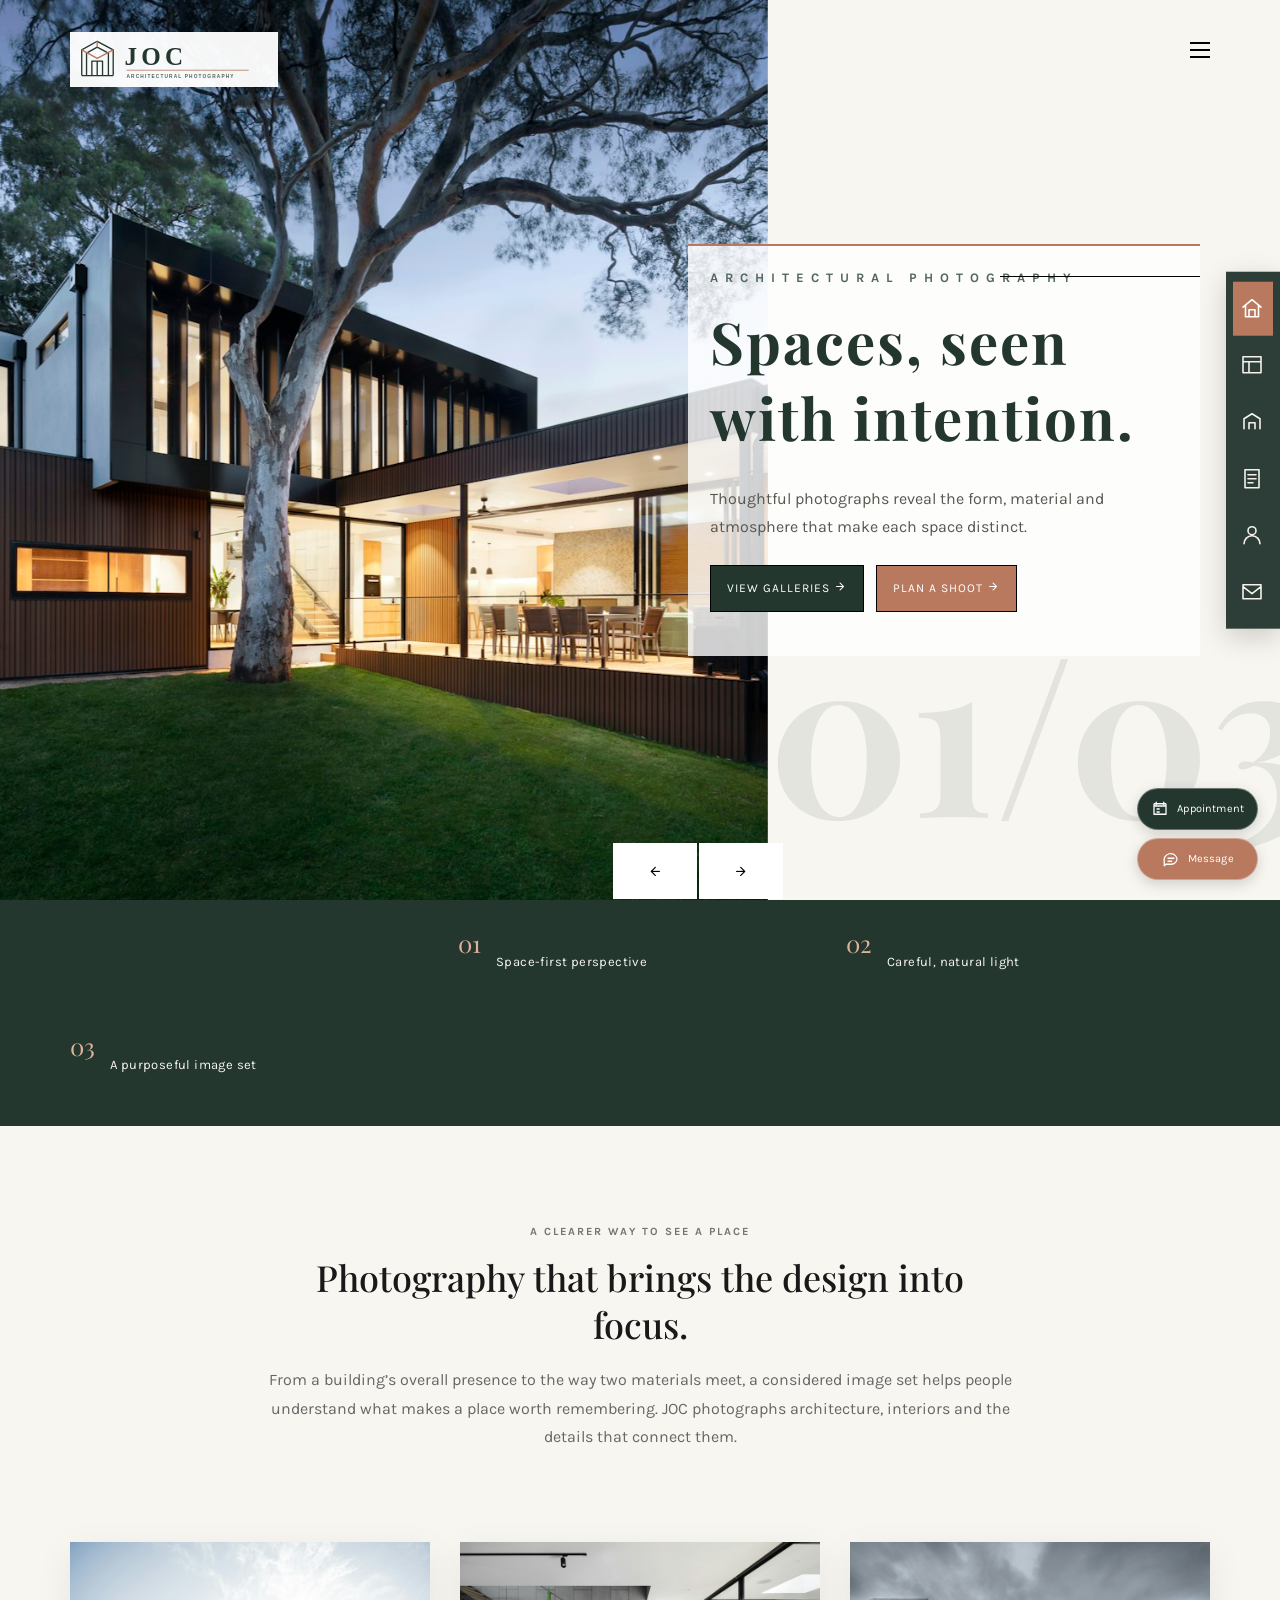
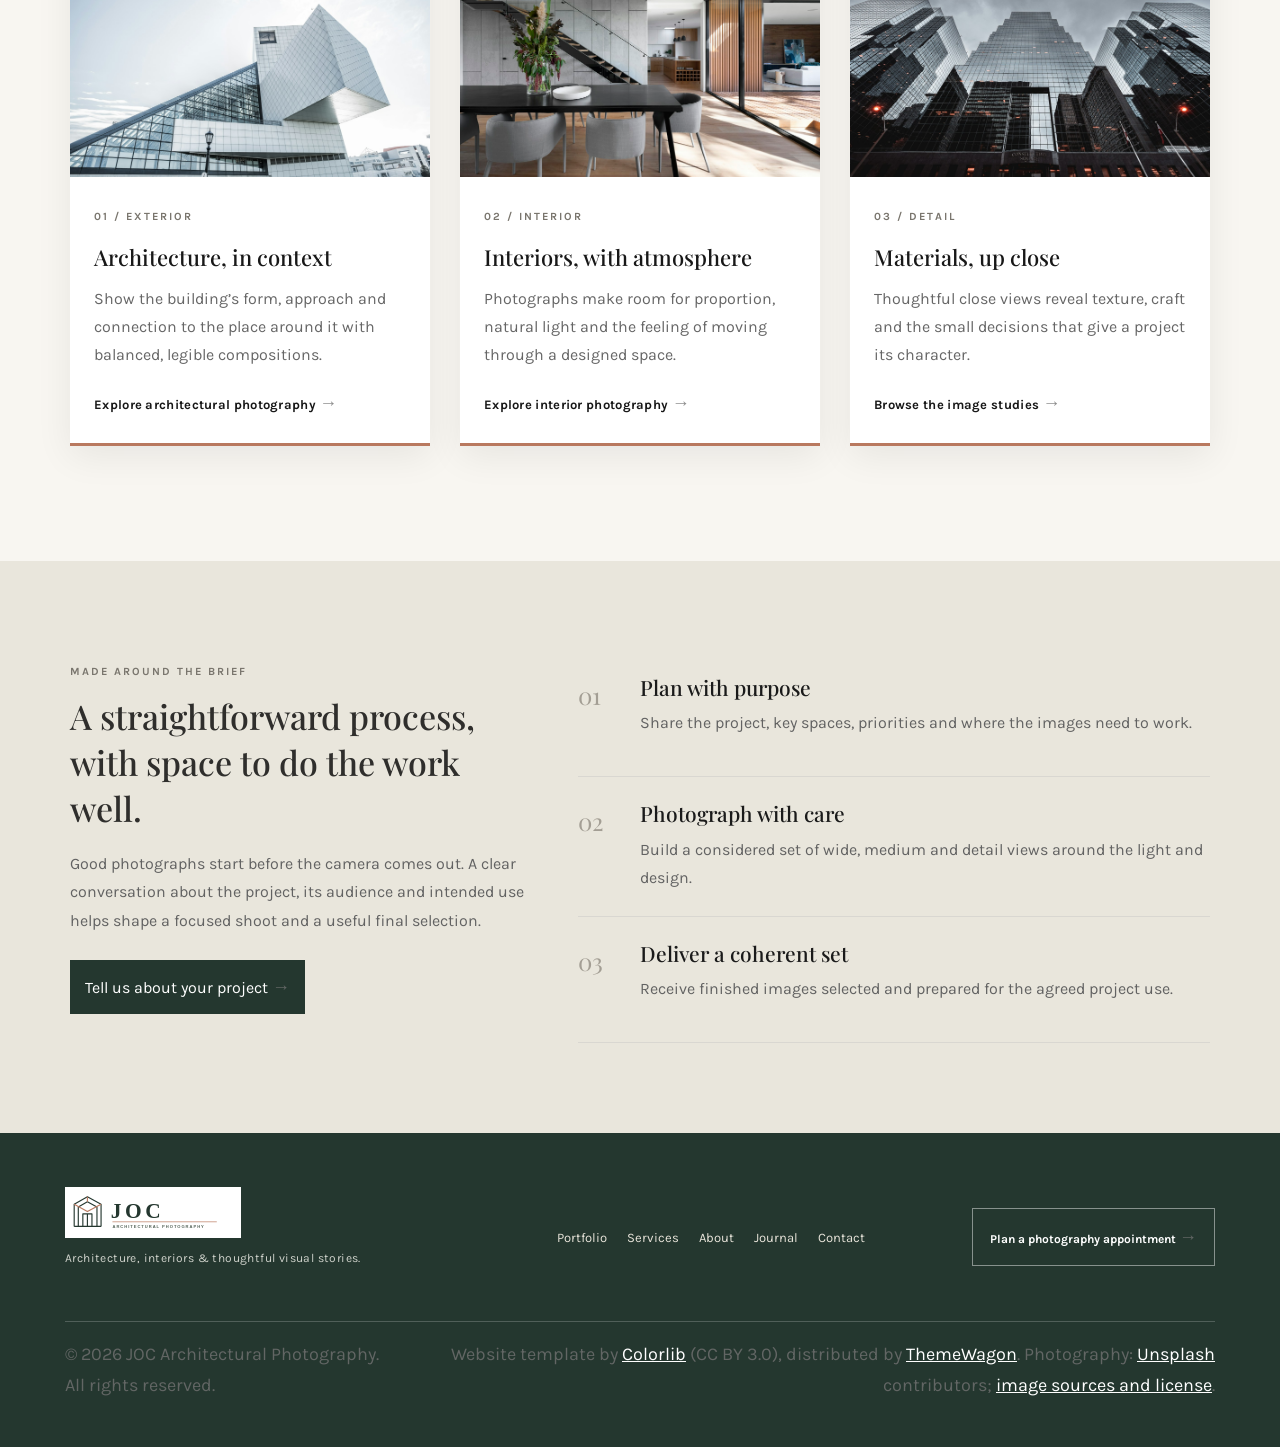
<file: index.html>
<!DOCTYPE HTML>
<html lang="en">
	<head>
	<meta charset="utf-8">
	<meta http-equiv="X-UA-Compatible" content="IE=edge">
	<title>JOC Architectural Photography | Thoughtful Images of Designed Spaces</title>
	<meta name="viewport" content="width=device-width, initial-scale=1">
	<meta name="description" content="Architectural photography focused on the character, detail and atmosphere of built spaces." />
	<meta name="keywords" content="architectural photography, interiors, architecture, spaces" />
	<meta name="author" content="JOC" />

  <!-- Facebook and Twitter integration -->
	<meta property="og:type" content="website"/>
	<meta property="og:title" content="JOC | Architectural Photography"/>
	<meta property="og:image" content="images/architecture-04.jpg"/>
	<meta property="og:site_name" content="JOC"/>
	<meta property="og:description" content="Architectural photography focused on the character, detail and atmosphere of built spaces."/>
	<meta name="twitter:card" content="summary_large_image" />
	<meta name="twitter:title" content="JOC | Architectural Photography" />
	<meta name="twitter:image" content="images/architecture-04.jpg" />

	<!-- Place favicon.ico and apple-touch-icon.png in the root directory -->
	<link rel="icon" type="image/svg+xml" href="favicon.svg">
	<link rel="preload" as="image" href="images/architecture-04.jpg" fetchpriority="high">

	<link rel="preconnect" href="https://fonts.googleapis.com">
	<link rel="preconnect" href="https://fonts.gstatic.com" crossorigin>
	<link href="https://fonts.googleapis.com/css?family=Karla:400,700" rel="stylesheet">
	<link href="https://fonts.googleapis.com/css?family=Playfair+Display:400,400i,700" rel="stylesheet">
	
	<!-- Animate.css -->
	<link rel="stylesheet" href="css/animate.css">
	<!-- Icomoon Icon Fonts-->
	<link rel="stylesheet" href="css/icomoon.css">
	<!-- Bootstrap  -->
	<link rel="stylesheet" href="css/bootstrap.css">
	<!-- Owl Carousel -->
	<link rel="stylesheet" href="css/owl.carousel.min.css">
	<link rel="stylesheet" href="css/owl.theme.default.min.css">
	<!-- Magnific Popup -->
	<link rel="stylesheet" href="css/magnific-popup.css">

	<link rel="stylesheet" href="css/style.css">


	<!-- Modernizr JS -->
	<script src="js/modernizr-2.6.2.min.js"></script>
	<!-- FOR IE9 below -->
	<!--[if lt IE 9]>
	<script src="js/respond.min.js"></script>
	<![endif]-->

	</head>
	<body>

	<nav id="colorlib-main-nav" role="navigation">
		<a href="#" class="js-colorlib-nav-toggle colorlib-nav-toggle active" aria-label="Close navigation menu"><i></i></a>
		<div class="js-fullheight colorlib-table">
			<div class="colorlib-table-cell js-fullheight">
				<div class="row">
					<div class="col-md-12">
						<form class="form-group" id="site-search" role="search">
							<input type="search" class="form-control" id="search" placeholder="Search pages..." aria-label="Search pages">
							<button type="submit" class="btn btn-primary" aria-label="Filter pages"><i class="icon-search3" aria-hidden="true"></i></button>
						</form>
					</div>
				</div>
				<div class="row">
					<div class="col-md-12">
						<ul>
							<li class="active"><a href="index.html">Home</a></li>
							<li><a href="services.html">Services</a></li>
							<li><a href="work.html">Portfolio</a></li>
							<li><a href="blog.html">Journal</a></li>
							<li><a href="about.html">About</a></li>
							<li><a href="contact.html">Contact</a></li>
						</ul>
					</div>
				</div>
				<div class="row">
					<div class="col-md-12">
						<h2 class="head-title">Gallery</h2>
						<a href="images/architecture-04.jpg" class="gallery image-popup-link text-center" style="background-image: url(images/architecture-04.jpg);">
							<span><i class="icon-search3"></i></span>
						</a>
						<a href="images/architecture-01.jpg" class="gallery image-popup-link text-center" style="background-image: url(images/architecture-01.jpg);">
							<span><i class="icon-search3"></i></span>
						</a>
						<a href="images/architecture-05.jpg" class="gallery image-popup-link text-center" style="background-image: url(images/architecture-05.jpg);">
							<span><i class="icon-search3"></i></span>
						</a>
						<a href="images/architecture-07.jpg" class="gallery image-popup-link text-center" style="background-image: url(images/architecture-07.jpg);">
							<span><i class="icon-search3"></i></span>
						</a>
					</div>
				</div>
			</div>
		</div>
	</nav>
	
	<div id="colorlib-page">
		<header>
			<div class="container">
				<div class="row">
					<div class="col-md-12">
						<div class="colorlib-navbar-brand">
							<a class="colorlib-logo" href="index.html" aria-label="JOC Architectural Photography home"><img src="images/joc-logo.svg" alt="JOC Architectural Photography" width="192" height="46"></a>
						</div>
						<a href="#" class="js-colorlib-nav-toggle colorlib-nav-toggle" aria-label="Open navigation menu" aria-expanded="false" aria-controls="colorlib-main-nav"><i></i></a>
					</div>
				</div>
			</div>
		</header>
		<div id="colorlib-hero" class="js-fullheight">
			<div class="owl-carousel">
				<div class="item">
					<div class="hero-flex js-fullheight">
						<div class="col-three-forth">
							<div class="hero-img js-fullheight" style="background-image: url(images/architecture-04.jpg);"></div>
						</div>
						<div class="col-one-forth js-fullheight">
							<div class="display-t js-fullheight">
								<div class="display-tc js-fullheight">
									<h2 class="number">01/03</h2>
									<div class="text-inner">
										<div class="desc">
											<span class="tag">Architectural Photography</span>
											<h2>Spaces, seen with intention.</h2>
											<p>Thoughtful photographs reveal the form, material and atmosphere that make each space distinct.</p>
											<p><a href="work.html" class="btn-view">View Galleries <i class="icon-arrow-right3"></i></a> <a href="contact.html?inquiry=appointment#project-inquiry" class="btn-view bato-hero-booking">Plan a Shoot <i class="icon-arrow-right3"></i></a></p>
										</div>
									</div>
								</div>
							</div>
						</div>
					</div>
				</div>
				<div class="item">
					<div class="hero-flex js-fullheight">
						<div class="col-three-forth">
							<div class="hero-img js-fullheight" style="background-image: url(images/architecture-07.jpg);"></div>
						</div>
						<div class="col-one-forth js-fullheight">
							<div class="display-t js-fullheight">
								<div class="display-tc js-fullheight">
									<h2 class="number">02/03</h2>
									<div class="text-inner">
										<div class="desc">
											<span class="tag">Interiors &amp; Architecture</span>
											<h2>Light, line and material.</h2>
											<p>From the broad architectural gesture to the smallest finish, every frame is made to tell a clear visual story.</p>
											<p><a href="work.html" class="btn-view">View Galleries <i class="icon-arrow-right3"></i></a> <a href="contact.html?inquiry=appointment#project-inquiry" class="btn-view bato-hero-booking">Plan a Shoot <i class="icon-arrow-right3"></i></a></p>
										</div>
									</div>
								</div>
							</div>
						</div>
					</div>
				</div>
				<div class="item">
					<div class="hero-flex js-fullheight">
						<div class="col-three-forth">
							<div class="hero-img js-fullheight" style="background-image: url(images/architecture-05.jpg);"></div>
						</div>
						<div class="col-one-forth js-fullheight">
							<h2 class="number">03/03</h2>
							<div class="display-t js-fullheight">
								<div class="display-tc js-fullheight">
									<div class="text-inner">
										<div class="desc">
											<span class="tag">A considered perspective</span>
											<h2>Make room for detail.</h2>
											<p>Images for architects, designers and places that deserve to be understood as well as seen.</p>
											<p><a href="work.html" class="btn-view">View Galleries <i class="icon-arrow-right3"></i></a> <a href="contact.html?inquiry=appointment#project-inquiry" class="btn-view bato-hero-booking">Plan a Shoot <i class="icon-arrow-right3"></i></a></p>
										</div>
									</div>
								</div>
							</div>
						</div>
					</div>
				</div>
			</div>
		</div>

		<main class="bato-home-content">
			<section class="bato-home-values" aria-label="JOC photography approach">
				<div class="container">
					<div><span>01</span><p>Space-first perspective</p></div>
					<div><span>02</span><p>Careful, natural light</p></div>
					<div><span>03</span><p>A purposeful image set</p></div>
				</div>
			</section>
			<section class="bato-feature-section">
				<div class="container">
					<div class="row">
						<div class="col-md-8 col-md-offset-2 text-center bato-section-heading">
							<span class="bato-eyebrow">A clearer way to see a place</span>
							<h2>Photography that brings the design into focus.</h2>
							<p>From a building’s overall presence to the way two materials meet, a considered image set helps people understand what makes a place worth remembering. JOC photographs architecture, interiors and the details that connect them.</p>
						</div>
					</div>
					<div class="row bato-card-grid">
						<div class="col-md-4">
							<a class="bato-feature-card" href="services.html">
								<img src="images/architecture-05.jpg" alt="An architectural exterior photographed in its surroundings" width="1600" height="1067" loading="lazy" decoding="async">
								<div class="bato-card-copy">
									<span class="bato-eyebrow">01 / Exterior</span>
									<h3>Architecture, in context</h3>
									<p>Show the building’s form, approach and connection to the place around it with balanced, legible compositions.</p>
									<span class="bato-card-link">Explore architectural photography <span aria-hidden="true">&rarr;</span></span>
								</div>
							</a>
						</div>
						<div class="col-md-4">
							<a class="bato-feature-card" href="services.html">
								<img src="images/architecture-07.jpg" alt="A thoughtfully composed architectural interior" width="1600" height="1067" loading="lazy" decoding="async">
								<div class="bato-card-copy">
									<span class="bato-eyebrow">02 / Interior</span>
									<h3>Interiors, with atmosphere</h3>
									<p>Photographs make room for proportion, natural light and the feeling of moving through a designed space.</p>
									<span class="bato-card-link">Explore interior photography <span aria-hidden="true">&rarr;</span></span>
								</div>
							</a>
						</div>
						<div class="col-md-4">
							<a class="bato-feature-card" href="work.html">
								<img src="images/architecture-06.jpg" alt="An architectural study of structure and geometry" width="1600" height="1067" loading="lazy" decoding="async">
								<div class="bato-card-copy">
									<span class="bato-eyebrow">03 / Detail</span>
									<h3>Materials, up close</h3>
									<p>Thoughtful close views reveal texture, craft and the small decisions that give a project its character.</p>
									<span class="bato-card-link">Browse the image studies <span aria-hidden="true">&rarr;</span></span>
								</div>
							</a>
						</div>
					</div>
				</div>
			</section>

			<section class="bato-process-section">
				<div class="container">
					<div class="row bato-process-layout">
						<div class="col-md-5">
							<span class="bato-eyebrow">Made around the brief</span>
							<h2>A straightforward process, with space to do the work well.</h2>
							<p>Good photographs start before the camera comes out. A clear conversation about the project, its audience and intended use helps shape a focused shoot and a useful final selection.</p>
							<p><a href="contact.html" class="btn-view">Tell us about your project <span aria-hidden="true">&rarr;</span></a></p>
						</div>
						<div class="col-md-7 bato-steps">
							<article class="bato-step-card">
								<span>01</span>
								<div><h3>Plan with purpose</h3><p>Share the project, key spaces, priorities and where the images need to work.</p></div>
							</article>
							<article class="bato-step-card">
								<span>02</span>
								<div><h3>Photograph with care</h3><p>Build a considered set of wide, medium and detail views around the light and design.</p></div>
							</article>
							<article class="bato-step-card">
								<span>03</span>
								<div><h3>Deliver a coherent set</h3><p>Receive finished images selected and prepared for the agreed project use.</p></div>
							</article>
						</div>
					</div>
				</div>
			</section>
		</main>

		<footer class="bato-site-footer">
			<div class="container">
				<p><strong>JOC Architectural Photography</strong> &mdash; Architecture, interiors and considered details.</p>
			</div>
		</footer>
	
	</div>

	<!-- jQuery -->
	<script src="js/jquery.min.js"></script>
	<!-- jQuery Easing -->
	<script src="js/jquery.easing.1.3.js"></script>
	<!-- Bootstrap -->
	<script src="js/bootstrap.min.js"></script>
	<!-- Waypoints -->
	<script src="js/jquery.waypoints.min.js"></script>
	<!-- Owl Carousel -->
	<script src="js/owl.carousel.min.js"></script>
	<!-- Magnific Popup -->
	<script src="js/jquery.magnific-popup.min.js"></script>
	<script src="js/magnific-popup-options.js"></script>

	<!-- Main JS (Do not remove) -->
	<script src="js/main.js"></script>

	</body>
</html>
</file>
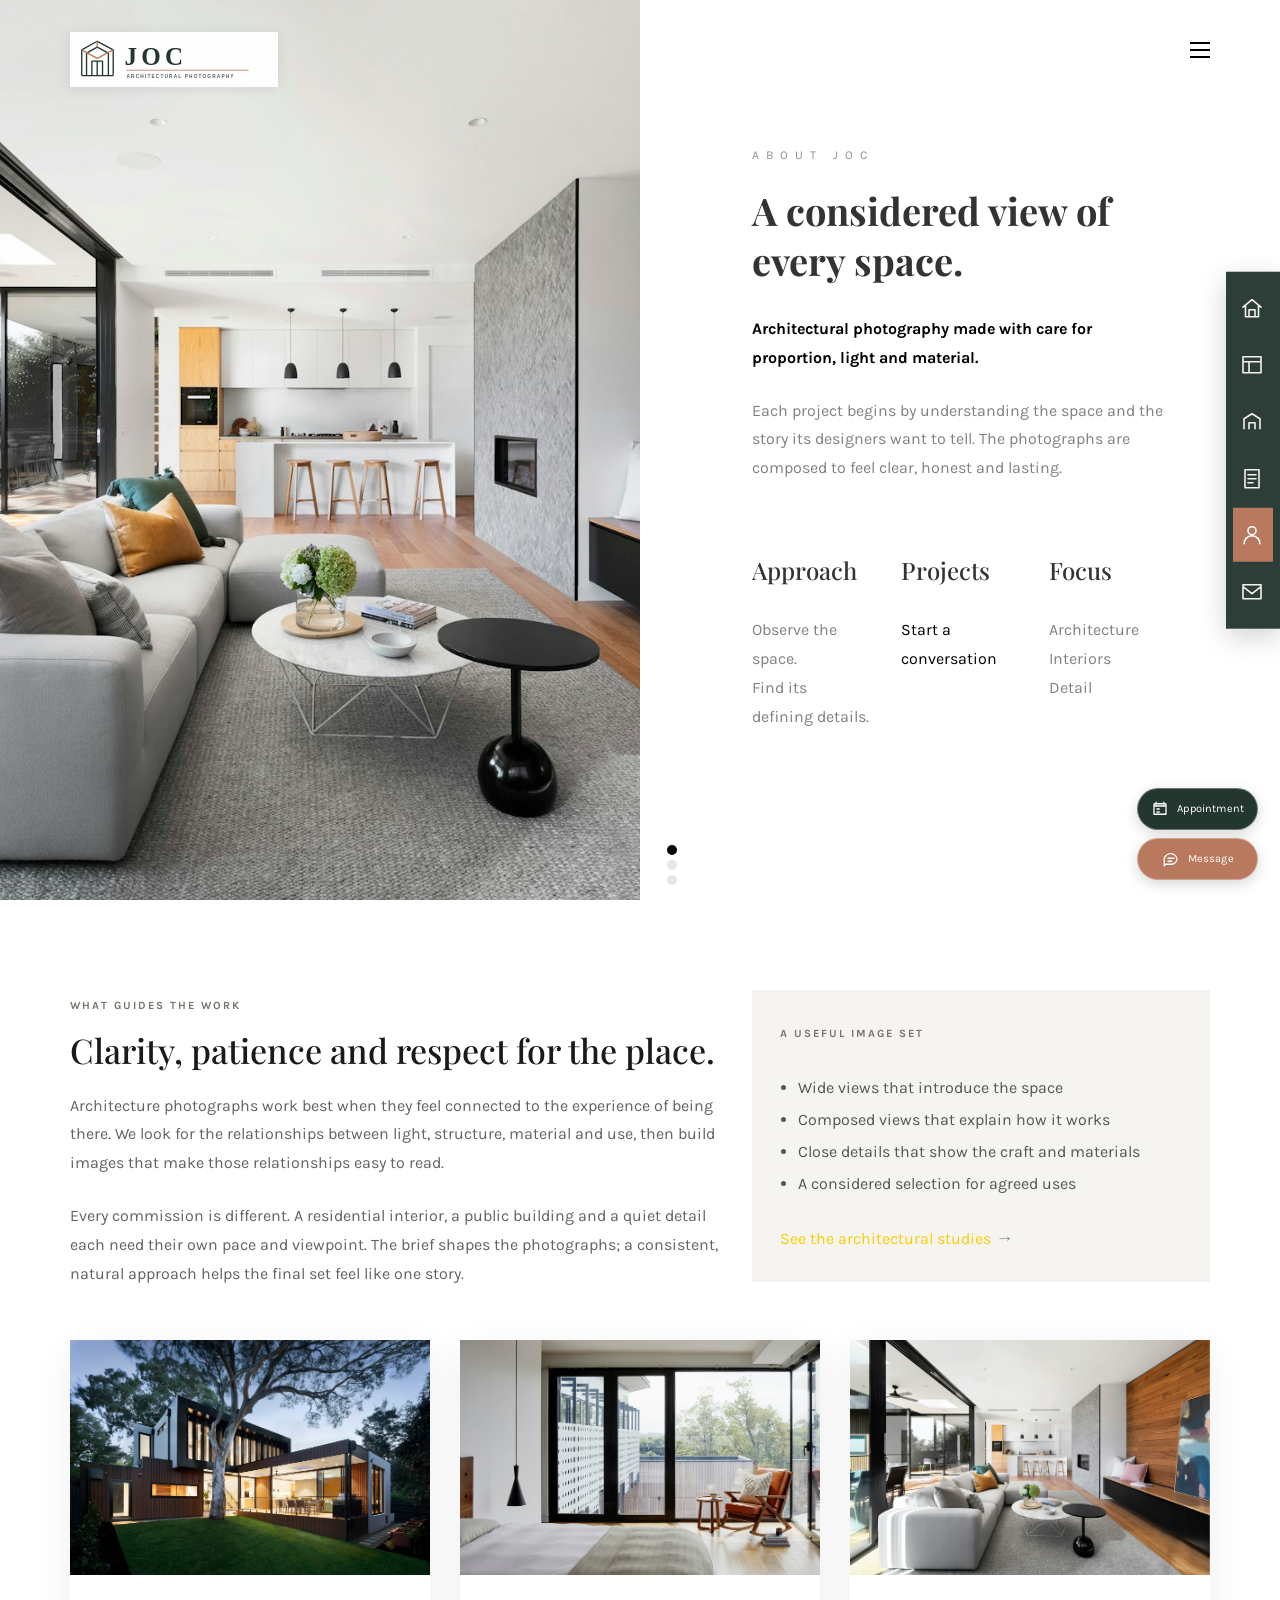
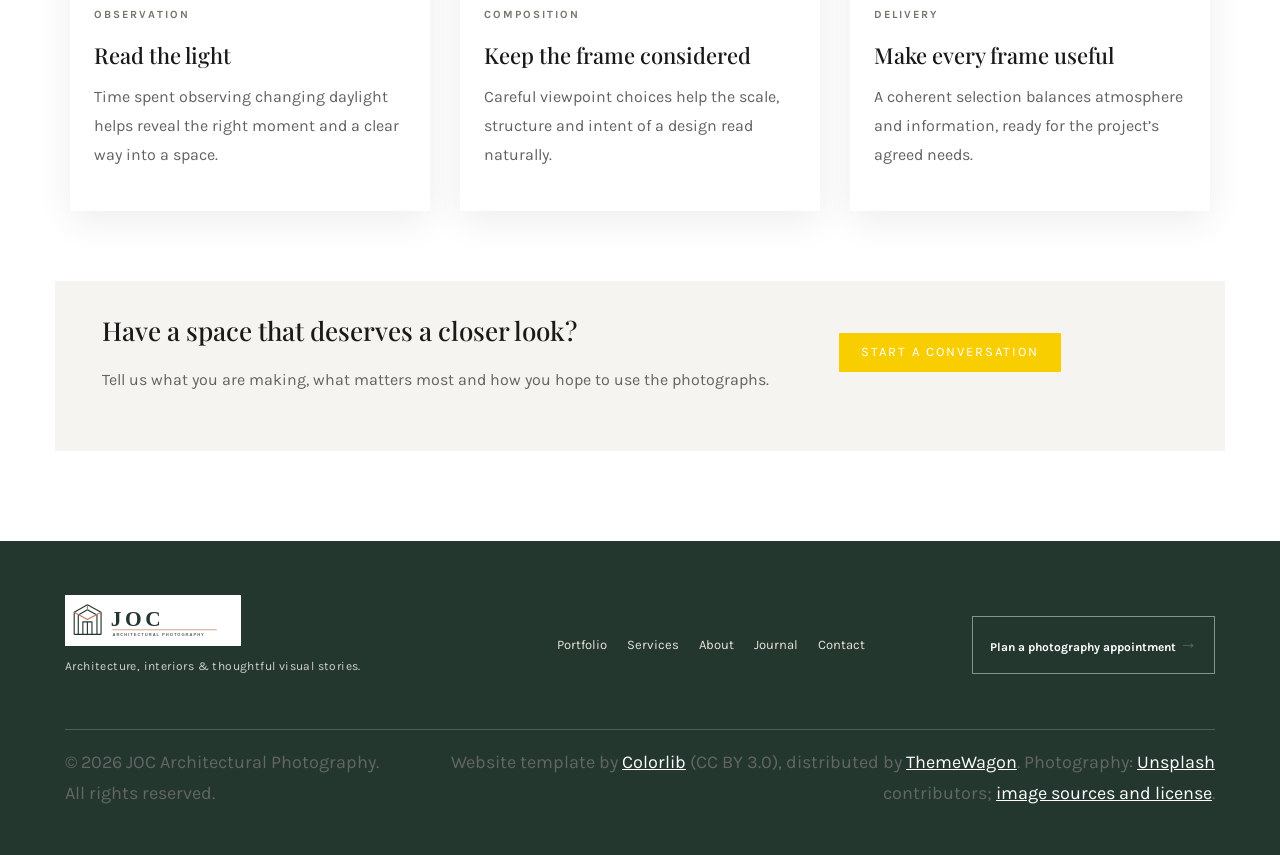
<file: about.html>
<!DOCTYPE HTML>
<html lang="en">
	<head>
	<meta charset="utf-8">
	<meta http-equiv="X-UA-Compatible" content="IE=edge">
	<title>About | JOC Architectural Photography</title>
	<meta name="viewport" content="width=device-width, initial-scale=1">
	<meta name="description" content="Learn about JOC's thoughtful approach to photographing architecture and interiors." />
	<meta name="keywords" content="about, architectural photography, interiors" />
	<meta name="author" content="JOC" />

  <!-- Facebook and Twitter integration -->
	<meta property="og:type" content="website"/>
	<meta property="og:title" content="About | JOC Architectural Photography"/>
	<meta property="og:image" content="images/architecture-04.jpg"/>
	<meta property="og:site_name" content="JOC"/>
	<meta property="og:description" content="Learn about JOC's thoughtful approach to photographing architecture and interiors."/>
	<meta name="twitter:card" content="summary_large_image" />
	<meta name="twitter:title" content="About | JOC Architectural Photography" />
	<meta name="twitter:image" content="images/architecture-04.jpg" />

	<!-- Place favicon.ico and apple-touch-icon.png in the root directory -->
	<link rel="icon" type="image/svg+xml" href="favicon.svg">

	<link rel="preconnect" href="https://fonts.googleapis.com">
	<link rel="preconnect" href="https://fonts.gstatic.com" crossorigin>
	<link href="https://fonts.googleapis.com/css?family=Karla:400,700" rel="stylesheet">
	<link href="https://fonts.googleapis.com/css?family=Playfair+Display:400,400i,700" rel="stylesheet">
	
	<!-- Animate.css -->
	<link rel="stylesheet" href="css/animate.css">
	<!-- Icomoon Icon Fonts-->
	<link rel="stylesheet" href="css/icomoon.css">
	<!-- Bootstrap  -->
	<link rel="stylesheet" href="css/bootstrap.css">
	<!-- Owl Carousel -->
	<link rel="stylesheet" href="css/owl.carousel.min.css">
	<link rel="stylesheet" href="css/owl.theme.default.min.css">
	<!-- Magnific Popup -->
	<link rel="stylesheet" href="css/magnific-popup.css">

	<link rel="stylesheet" href="css/style.css">


	<!-- Modernizr JS -->
	<script src="js/modernizr-2.6.2.min.js"></script>
	<!-- FOR IE9 below -->
	<!--[if lt IE 9]>
	<script src="js/respond.min.js"></script>
	<![endif]-->

	</head>
	<body>

	<nav id="colorlib-main-nav" role="navigation">
		<a href="#" class="js-colorlib-nav-toggle colorlib-nav-toggle active" aria-label="Close navigation menu"><i></i></a>
		<div class="js-fullheight colorlib-table">
			<div class="colorlib-table-cell js-fullheight">
				<div class="row">
					<div class="col-md-12">
						<form class="form-group" id="site-search" role="search">
							<input type="search" class="form-control" id="search" placeholder="Search pages..." aria-label="Search pages">
							<button type="submit" class="btn btn-primary" aria-label="Filter pages"><i class="icon-search3" aria-hidden="true"></i></button>
						</form>
					</div>
				</div>
				<div class="row">
					<div class="col-md-12">
						<ul>
							<li><a href="index.html">Home</a></li>
							<li><a href="services.html">Services</a></li>
							<li><a href="work.html">Portfolio</a></li>
							<li><a href="blog.html">Journal</a></li>
							<li class="active"><a href="about.html">About</a></li>
							<li><a href="contact.html">Contact</a></li>
						</ul>
					</div>
				</div>
				<div class="row">
					<div class="col-md-12">
						<h2 class="head-title">Gallery</h2>
						<a href="images/architecture-04.jpg" class="gallery image-popup-link text-center" style="background-image: url(images/architecture-04.jpg);">
							<span><i class="icon-search3"></i></span>
						</a>
						<a href="images/architecture-01.jpg" class="gallery image-popup-link text-center" style="background-image: url(images/architecture-01.jpg);">
							<span><i class="icon-search3"></i></span>
						</a>
						<a href="images/architecture-05.jpg" class="gallery image-popup-link text-center" style="background-image: url(images/architecture-05.jpg);">
							<span><i class="icon-search3"></i></span>
						</a>
						<a href="images/architecture-07.jpg" class="gallery image-popup-link text-center" style="background-image: url(images/architecture-07.jpg);">
							<span><i class="icon-search3"></i></span>
						</a>
					</div>
				</div>
			</div>
		</div>
	</nav>
	
	<div id="colorlib-page">
		<header>
			<div class="container">
				<div class="row">
					<div class="col-md-12">
						<div class="colorlib-navbar-brand">
							<a class="colorlib-logo" href="index.html" aria-label="JOC Architectural Photography home"><img src="images/joc-logo.svg" alt="JOC Architectural Photography" width="192" height="46"></a>
						</div>
						<a href="#" class="js-colorlib-nav-toggle colorlib-nav-toggle" aria-label="Open navigation menu" aria-expanded="false" aria-controls="colorlib-main-nav"><i></i></a>
					</div>
				</div>
			</div>
		</header>
		
		<div id="colorlib-about">
			<div class="about-flex js-fullheight">
				<div class="col-half js-full-height about-img" style="background-image: url(images/architecture-01.jpg);"></div>
				<div class="col-half">
					<div class="owl-carousel3">
						<div class="item">
							<div class="display-t js-fullheight">
								<div class="display-tc js-fullheight">
									<div class="about-desc">
										<div class="row row-pb-md">
											<div class="col-md-12">
												<span class="title">About JOC</span>
												<h2 class="about-head">A considered view of every space.</h2>
												<p><strong>Architectural photography made with care for proportion, light and material.</strong></p>
												<p>Each project begins by understanding the space and the story its designers want to tell. The photographs are composed to feel clear, honest and lasting.</p>
											</div>
										</div>								
										<div class="row">
											<div class="col-md-4">
												<h3>Approach</h3>
												<p>Observe the space.<br>Find its defining details.</p>
											</div>
											<div class="col-md-4">
												<h3>Projects</h3>
												<p><a href="contact.html">Start a conversation</a></p>
											</div>
											<div class="col-md-4">
												<h3>Focus</h3>
												<p>Architecture<br>Interiors<br>Detail</p>
											</div>
										</div>
									</div>
								</div>
							</div>
						</div>

						<div class="item">
							<div class="display-t js-fullheight">
								<div class="display-tc js-fullheight">
									<div class="about-desc">
										<div class="row row-pb-md">
											<div class="col-md-12">
												<span class="title">The Process</span>
												<h2 class="about-head">Space before shutter.</h2>
												<p><strong>Good architectural images start with looking closely.</strong></p>
												<p>We take time to understand the design, follow the changing light and find compositions that bring the architect's intent forward without distracting from the place itself.</p>
											</div>
										</div>								
									</div>
								</div>
							</div>
						</div>

						<div class="item">
							<div class="display-t js-fullheight">
								<div class="display-tc js-fullheight">
									<div class="about-desc">
										<div class="row row-pb-md">
											<div class="col-md-12">
												<span class="title">What Matters</span>
												<h2 class="about-head">A thoughtful collaboration.</h2>
												<p>From the first brief to the final image selection, the process is shaped around the project and the people behind it.</p>
												<ul>
													<li><i class="icon-check"></i> A clear understanding of the brief</li>
													<li><i class="icon-check"></i> Careful observation of natural and designed light</li>
													<li><i class="icon-check"></i> Precise, considered compositions</li>
													<li><i class="icon-check"></i> A consistent set of images for every project</li>
												</ul>
											</div>
										</div>								
									</div>
								</div>
							</div>
						</div>
					</div>
				</div>
				<!-- <div class="col-half js-fullheight">
					<div class="display-t js-fullheight">
						<div class="display-tc js-fullheight">
							<div class="owl-carousel">
								<div class="item">
									<div class="about-desc">
										<div class="row row-pb-md">
											<div class="col-md-12">
												<span class="title">About Us</span>
												<h2 class="about-head">A considered view of every space.</h2>
												<p><strong>Architectural photography made with care for proportion, light and material.</strong></p>
												<p>Each project begins by understanding the space and the story its designers want to tell. The photographs are composed to feel clear, honest and lasting.</p>
											</div>
										</div>								
										<div class="row">
											<div class="col-md-4">
												<h3>Focus</h3>
												<p>Architecture<br>Interiors<br>Detail</p>
											</div>
											<div class="col-md-4">
												<h3>Get in Touch</h3>
												<p><a href="contact.html">Start a conversation</a></p>
											</div>
											<div class="col-md-4">
												<h3>Explore</h3>
												<p><a href="work.html">Portfolio</a><br><a href="services.html">Services</a></p>
											</div>
										</div>
									</div>
								</div>

								<div class="item">
									<div class="about-desc">
										<div class="row row-pb-md">
											<div class="col-md-12">
												<span class="title">The Process</span>
												<h2 class="about-head">Space before shutter.</h2>
												<p><strong>Good architectural images start with looking closely.</strong></p>
												<p>We take time to understand the design, follow the changing light and find compositions that bring the architect's intent forward without distracting from the place itself.</p>
											</div>
										</div>								
									</div>
								</div>

								<div class="item">
									<div class="about-desc">
										<div class="row row-pb-md">
											<div class="col-md-12">
												<span class="title">What Matters</span>
												<h2 class="about-head">A thoughtful collaboration.</h2>
												<p>From the first brief to the final image selection, the process is shaped around the project and the people behind it.</p>
												<ul>
													<li><i class="icon-check"></i> A clear understanding of the brief</li>
													<li><i class="icon-check"></i> Careful observation of natural and designed light</li>
													<li><i class="icon-check"></i> Precise, considered compositions</li>
													<li><i class="icon-check"></i> A consistent image set for each project</li>
												</ul>
											</div>
										</div>								
									</div>
								</div>
							</div>
						</div>
					</div>
				</div> -->
			</div>
		</div>

		<section class="bato-feature-section bato-about-story">
			<div class="container">
				<div class="row">
					<div class="col-md-7">
						<span class="bato-eyebrow">What guides the work</span>
						<h2>Clarity, patience and respect for the place.</h2>
						<p>Architecture photographs work best when they feel connected to the experience of being there. We look for the relationships between light, structure, material and use, then build images that make those relationships easy to read.</p>
						<p>Every commission is different. A residential interior, a public building and a quiet detail each need their own pace and viewpoint. The brief shapes the photographs; a consistent, natural approach helps the final set feel like one story.</p>
					</div>
					<div class="col-md-5">
						<div class="bato-note-card">
							<span class="bato-eyebrow">A useful image set</span>
							<ul class="bato-check-list">
								<li>Wide views that introduce the space</li>
								<li>Composed views that explain how it works</li>
								<li>Close details that show the craft and materials</li>
								<li>A considered selection for agreed uses</li>
							</ul>
							<a href="work.html" class="btn-view">See the architectural studies <span aria-hidden="true">&rarr;</span></a>
						</div>
					</div>
				</div>
				<div class="row bato-card-grid bato-values-grid">
					<div class="col-md-4">
						<article class="bato-value-card">
							<img src="images/architecture-04.jpg" alt="Soft daylight shaping an architectural interior" width="1600" height="1067" loading="lazy" decoding="async">
							<div class="bato-card-copy"><span class="bato-eyebrow">Observation</span><h3>Read the light</h3><p>Time spent observing changing daylight helps reveal the right moment and a clear way into a space.</p></div>
						</article>
					</div>
					<div class="col-md-4">
						<article class="bato-value-card">
							<img src="images/architecture-09.jpg" alt="A study of architectural rhythm and geometry" width="1600" height="1067" loading="lazy" decoding="async">
							<div class="bato-card-copy"><span class="bato-eyebrow">Composition</span><h3>Keep the frame considered</h3><p>Careful viewpoint choices help the scale, structure and intent of a design read naturally.</p></div>
						</article>
					</div>
					<div class="col-md-4">
						<article class="bato-value-card">
							<img src="images/architecture-01.jpg" alt="Architectural material details photographed in natural light" width="1600" height="1088" loading="lazy" decoding="async">
							<div class="bato-card-copy"><span class="bato-eyebrow">Delivery</span><h3>Make every frame useful</h3><p>A coherent selection balances atmosphere and information, ready for the project’s agreed needs.</p></div>
						</article>
					</div>
				</div>
				<div class="row bato-about-cta">
					<div class="col-md-8"><h2>Have a space that deserves a closer look?</h2><p>Tell us what you are making, what matters most and how you hope to use the photographs.</p></div>
					<div class="col-md-4"><p><a href="contact.html" class="btn btn-primary">Start a conversation</a></p></div>
				</div>
			</div>
		</section>

		<footer class="bato-site-footer">
			<div class="container">
				<p><strong>JOC Architectural Photography</strong> &mdash; Architecture, interiors and considered details.</p>
				
			</div>
		</footer>
		
		<!-- <div id="colorlib-subscribe">
			<div class="overlay"></div>
			<div class="container">
				<div class="row">
					<div class="col-md-8 col-md-offset-2 text-center colorlib-heading animate-box">
						<h2>Subscribe Newsletter</h2>
						<p>Subscribe our newsletter and get latest update</p>
					</div>
				</div>
				<div class="row animate-box">
					<div class="col-md-6 col-md-offset-3">
						<div class="row">
							<div class="col-md-12">
							<form class="form-inline qbstp-header-subscribe">
								<div class="col-three-forth">
									<div class="form-group">
										<input type="text" class="form-control" id="email" placeholder="Enter your email">
									</div>
								</div>
								<div class="col-one-third">
									<div class="form-group">
										<button type="submit" class="btn btn-primary">Subscribe Now</button>
									</div>
								</div>
							</form>
							</div>
						</div>
					</div>
				</div>
			</div>
		</div>

		<footer>
			<div id="footer">
				<div class="container">
					<div class="row">
						<div class="col-md-4 col-pb-sm text-center">
							<div class="row">
								<div class="col-md-10">
									<h2>Photography</h2>
									<p>Architecture, interiors<br>and considered details.</p>
								</div>
							</div>
						</div>
						<div class="col-md-4 col-pb-sm text-center">
							<h2>Get in Touch</h2>
							<p><a href="contact.html">Discuss a project</a></p>
						</div>
						<div class="col-md-4 col-pb-sm text-center">
							<h2>Explore</h2>
							<p><a href="work.html">Portfolio</a><br><a href="services.html">Services</a></p>
						</div>
					</div>
					<div class="row">
						<div class="col-md-12 text-center">
							<p>
								<span class="block">&copy;<script>document.write(new Date().getFullYear());</script>. All Rights Reserved. Designed by <a href="https://colorlib.com/" target="_blank">Colorlib</a><br></span> 
								<span class="block">Demo Images: <a href="http://unsplash.co/" target="_blank">Unsplash</a></span>
							</p>
						</div>
					</div>
				</div>
			</div>
		</footer> -->
	
	</div>

	<!-- jQuery -->
	<script src="js/jquery.min.js"></script>
	<!-- jQuery Easing -->
	<script src="js/jquery.easing.1.3.js"></script>
	<!-- Bootstrap -->
	<script src="js/bootstrap.min.js"></script>
	<!-- Waypoints -->
	<script src="js/jquery.waypoints.min.js"></script>
	<!-- Owl Carousel -->
	<script src="js/owl.carousel.min.js"></script>
	<!-- Magnific Popup -->
	<script src="js/jquery.magnific-popup.min.js"></script>
	<script src="js/magnific-popup-options.js"></script>

	<!-- Main JS (Do not remove) -->
	<script src="js/main.js"></script>

	</body>
</html>
</file>
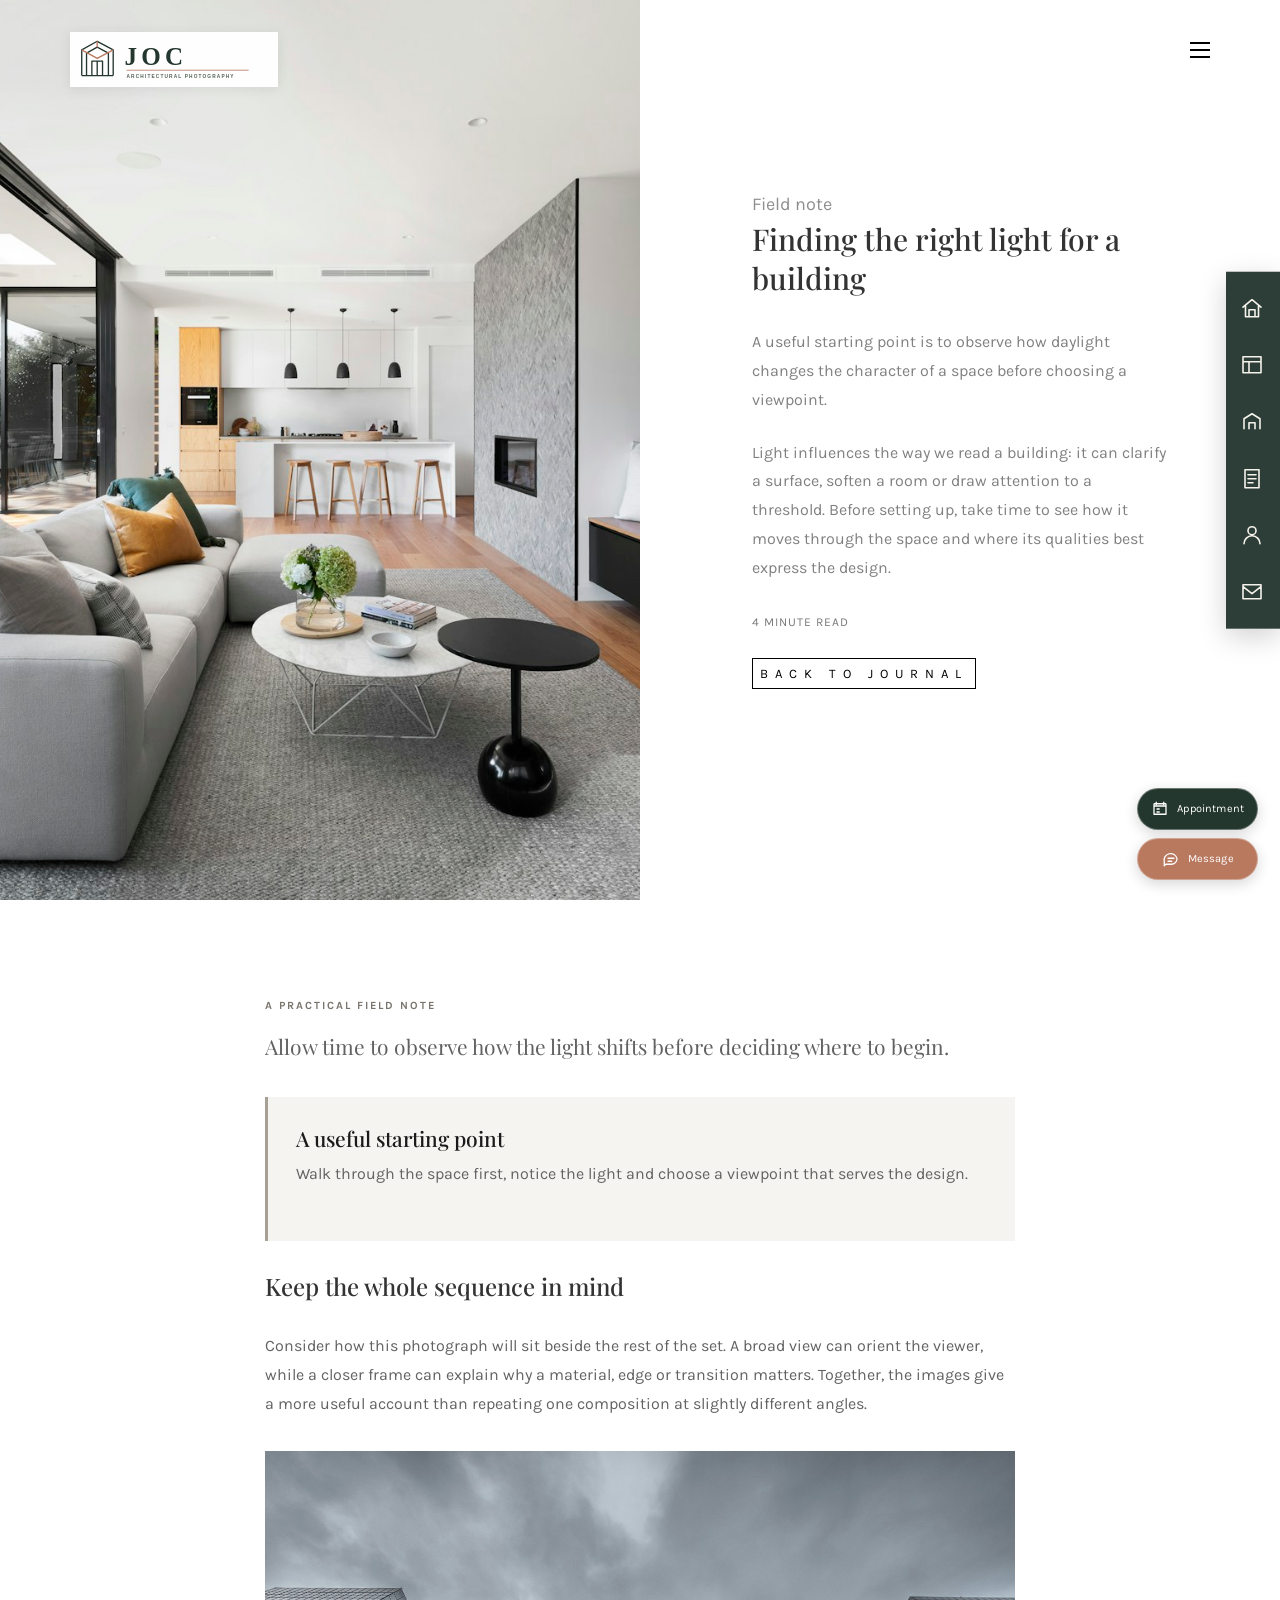
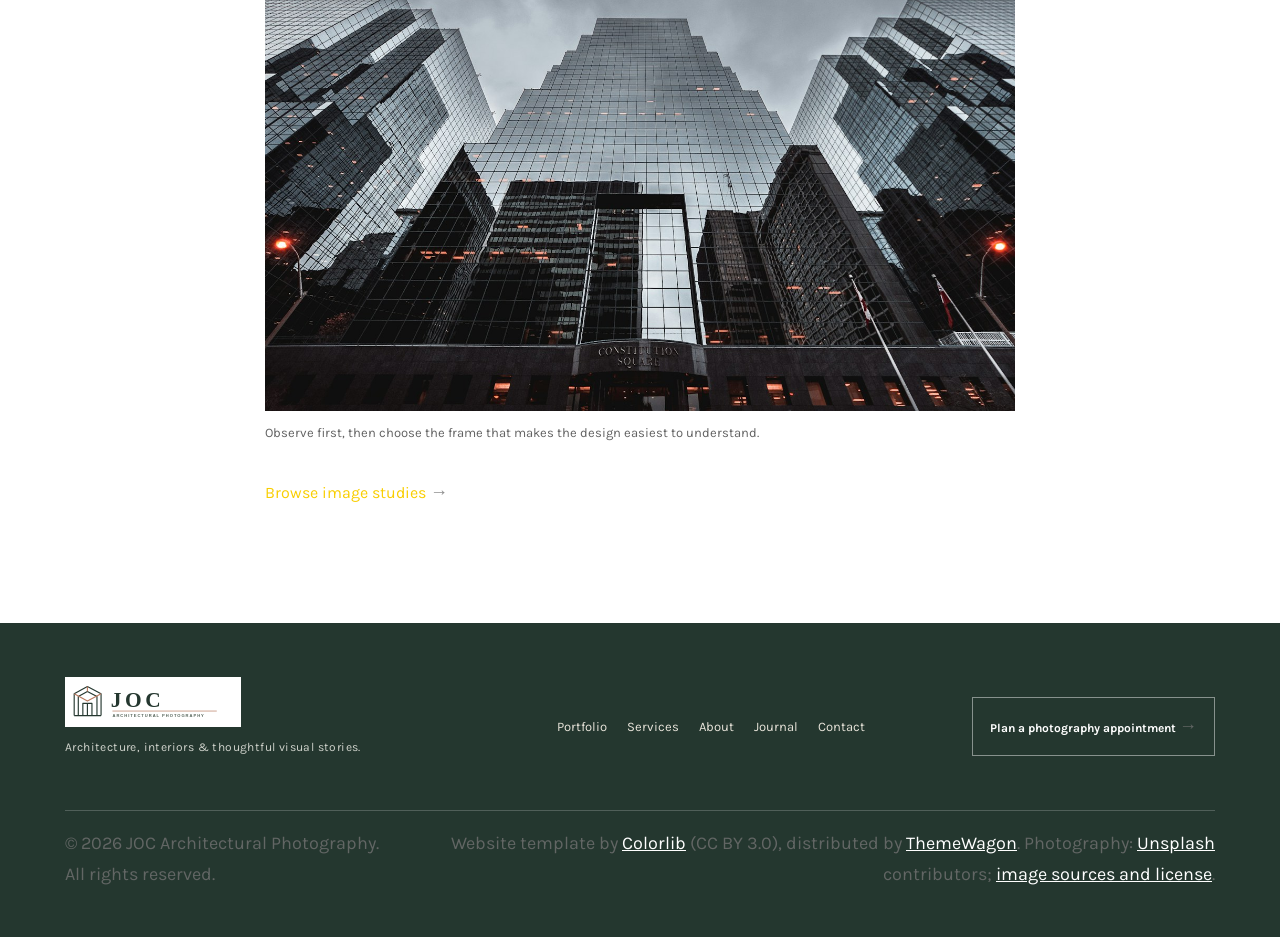
<file: blog-single.html>
<!DOCTYPE HTML>
<html lang="en">
	<head>
	<meta charset="utf-8">
	<meta http-equiv="X-UA-Compatible" content="IE=edge">
	<title>Journal | JOC Architectural Photography</title>
	<meta name="viewport" content="width=device-width, initial-scale=1">
	<meta name="description" content="Field notes on architectural photography, light, composition and material." />
	<meta name="keywords" content="architectural photography, journal, interiors" />
	<meta name="author" content="JOC" />
	<meta property="og:type" content="article"/>
	<meta property="og:title" content="Field note | JOC Architectural Photography"/>
	<meta property="og:image" content="images/architecture-01.jpg"/>
	<meta property="og:site_name" content="JOC"/>
	<meta property="og:description" content="Field notes on architectural photography, light, composition and material."/>
	<meta name="twitter:card" content="summary_large_image" />
	<meta name="twitter:title" content="Field note | JOC Architectural Photography" />
	<meta name="twitter:image" content="images/architecture-01.jpg" />

	<link rel="icon" type="image/svg+xml" href="favicon.svg">
	<link rel="preconnect" href="https://fonts.googleapis.com">
	<link rel="preconnect" href="https://fonts.gstatic.com" crossorigin>
	<link href="https://fonts.googleapis.com/css?family=Karla:400,700" rel="stylesheet">
	<link href="https://fonts.googleapis.com/css?family=Playfair+Display:400,400i,700" rel="stylesheet">
	<link rel="stylesheet" href="css/animate.css">
	<link rel="stylesheet" href="css/icomoon.css">
	<link rel="stylesheet" href="css/bootstrap.css">
	<link rel="stylesheet" href="css/owl.carousel.min.css">
	<link rel="stylesheet" href="css/owl.theme.default.min.css">
	<link rel="stylesheet" href="css/magnific-popup.css">
	<link rel="stylesheet" href="css/style.css">
	<script src="js/modernizr-2.6.2.min.js"></script>
	</head>
	<body>

	<nav id="colorlib-main-nav" role="navigation">
		<a href="#" class="js-colorlib-nav-toggle colorlib-nav-toggle active" aria-label="Close navigation menu"><i></i></a>
		<div class="js-fullheight colorlib-table">
			<div class="colorlib-table-cell js-fullheight">
				<div class="row">
					<div class="col-md-12">
						<form class="form-group" id="site-search" role="search">
							<input type="search" class="form-control" id="search" placeholder="Search pages..." aria-label="Search pages">
							<button type="submit" class="btn btn-primary" aria-label="Filter pages"><i class="icon-search3" aria-hidden="true"></i></button>
						</form>
					</div>
				</div>
				<div class="row">
					<div class="col-md-12">
						<ul>
							<li><a href="index.html">Home</a></li>
							<li><a href="services.html">Services</a></li>
							<li><a href="work.html">Portfolio</a></li>
							<li class="active"><a href="blog.html">Journal</a></li>
							<li><a href="about.html">About</a></li>
							<li><a href="contact.html">Contact</a></li>
						</ul>
					</div>
				</div>
				<div class="row">
					<div class="col-md-12">
						<h2 class="head-title">Gallery</h2>
						<a href="images/architecture-04.jpg" class="gallery image-popup-link text-center" style="background-image: url(images/architecture-04.jpg);"><span><i class="icon-search3"></i></span></a>
						<a href="images/architecture-01.jpg" class="gallery image-popup-link text-center" style="background-image: url(images/architecture-01.jpg);"><span><i class="icon-search3"></i></span></a>
						<a href="images/architecture-05.jpg" class="gallery image-popup-link text-center" style="background-image: url(images/architecture-05.jpg);"><span><i class="icon-search3"></i></span></a>
						<a href="images/architecture-07.jpg" class="gallery image-popup-link text-center" style="background-image: url(images/architecture-07.jpg);"><span><i class="icon-search3"></i></span></a>
					</div>
				</div>
			</div>
		</div>
	</nav>

	<div id="colorlib-page">
		<header>
			<div class="container">
				<div class="row">
					<div class="col-md-12">
						<div class="colorlib-navbar-brand"><a class="colorlib-logo" href="index.html" aria-label="JOC Architectural Photography home"><img src="images/joc-logo.svg" alt="JOC Architectural Photography" width="192" height="46"></a></div>
						<a href="#" class="js-colorlib-nav-toggle colorlib-nav-toggle" aria-label="Open navigation menu" aria-expanded="false" aria-controls="colorlib-main-nav"><i></i></a>
					</div>
				</div>
			</div>
		</header>

		<div class="work-single-flex js-fullheight">
			<div class="col-half js-full-height work-img" role="img" aria-label="Architectural photography journal image" style="background-image: url(images/architecture-01.jpg);"></div>
			<div class="col-half js-fullheight">
				<div class="display-t js-fullheight">
					<div class="display-tc js-fullheight">
						<div class="work-desc">
							<span class="title">Field note</span>
							<h2 data-note-title>Finding the right light for a building</h2>
							<p data-note-description>A useful starting point is to observe how daylight changes the character of a space before choosing a viewpoint.</p>
							<p data-note-body>Light influences the way we read a building: it can clarify a surface, soften a room or draw attention to a threshold. Before setting up, take time to see how it moves through the space and where its qualities best express the design.</p>
							<p><span class="bato-reading-time" data-note-reading-time>4 minute read</span></p>
							<p><a href="blog.html" class="btn-preview">Back to journal</a></p>
						</div>
					</div>
				</div>
			</div>
		</div>

		<article class="bato-feature-section bato-journal-article">
						<div class="container">
							<div class="row">
								<div class="col-md-8 col-md-offset-2">
									<span class="bato-eyebrow">A practical field note</span>
									<p class="bato-article-extra" data-note-extra>Allow time to observe how the light shifts before deciding where to begin.</p>
									<div class="bato-takeaway-card">
										<h3>A useful starting point</h3>
										<p data-note-takeaway>Walk through the space first, notice the light and choose a viewpoint that serves the design.</p>
									</div>
									<h3>Keep the whole sequence in mind</h3>
									<p>Consider how this photograph will sit beside the rest of the set. A broad view can orient the viewer, while a closer frame can explain why a material, edge or transition matters. Together, the images give a more useful account than repeating one composition at slightly different angles.</p>
									<div class="bato-article-image">
										<img src="images/architecture-06.jpg" alt="An architectural detail seen in natural light" data-note-support-image width="1600" height="1067" loading="lazy" decoding="async">
										<p>Observe first, then choose the frame that makes the design easiest to understand.</p>
									</div>
									<p><a href="work.html" class="btn-view">Browse image studies <span aria-hidden="true">&rarr;</span></a></p>
								</div>
							</div>
						</div>
		</article>

		<footer class="bato-site-footer">
						<div class="container">
							<p><strong>JOC Architectural Photography</strong> &mdash; Architecture, interiors and considered details.</p>
							
						</div>
		</footer>
	</div>

	<script src="js/jquery.min.js"></script>
	<script src="js/jquery.easing.1.3.js"></script>
	<script src="js/bootstrap.min.js"></script>
	<script src="js/jquery.waypoints.min.js"></script>
	<script src="js/owl.carousel.min.js"></script>
	<script src="js/jquery.magnific-popup.min.js"></script>
	<script src="js/magnific-popup-options.js"></script>
	<script src="js/main.js"></script>
	</body>
</html>
</file>
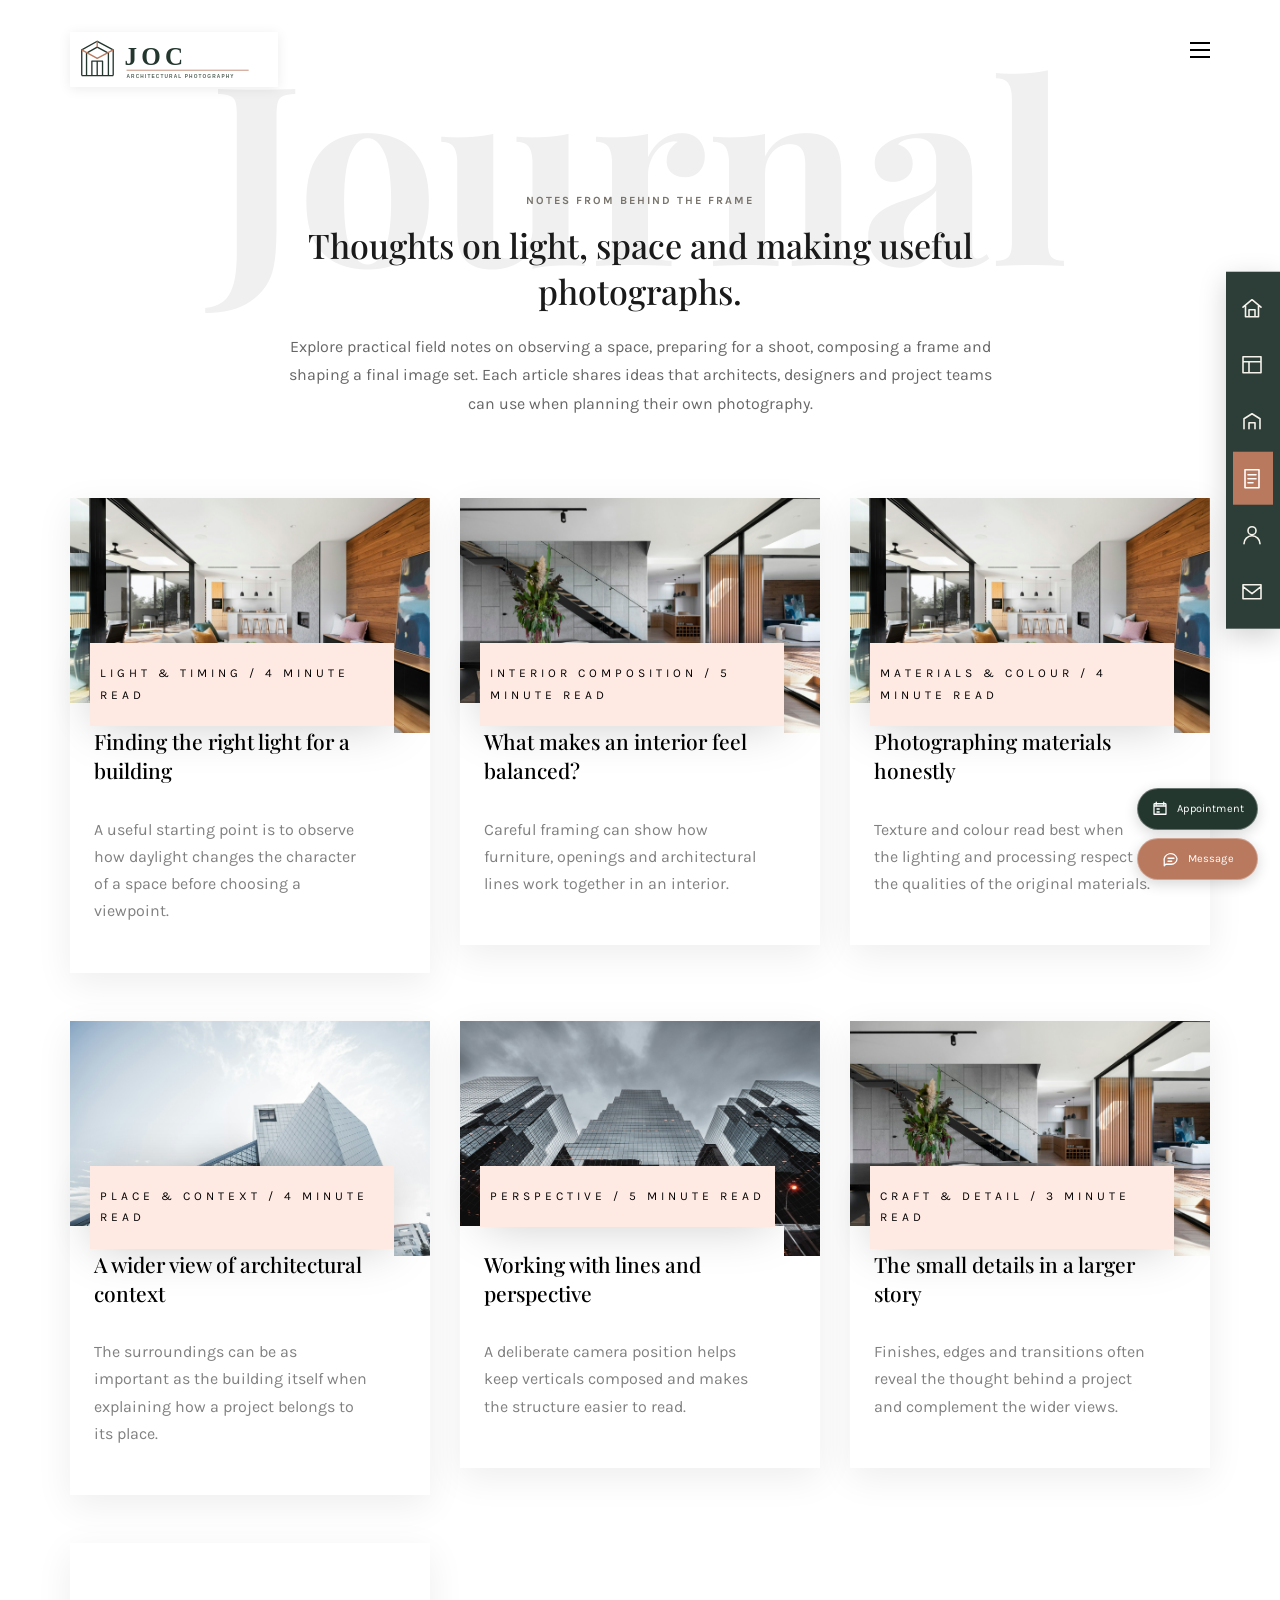
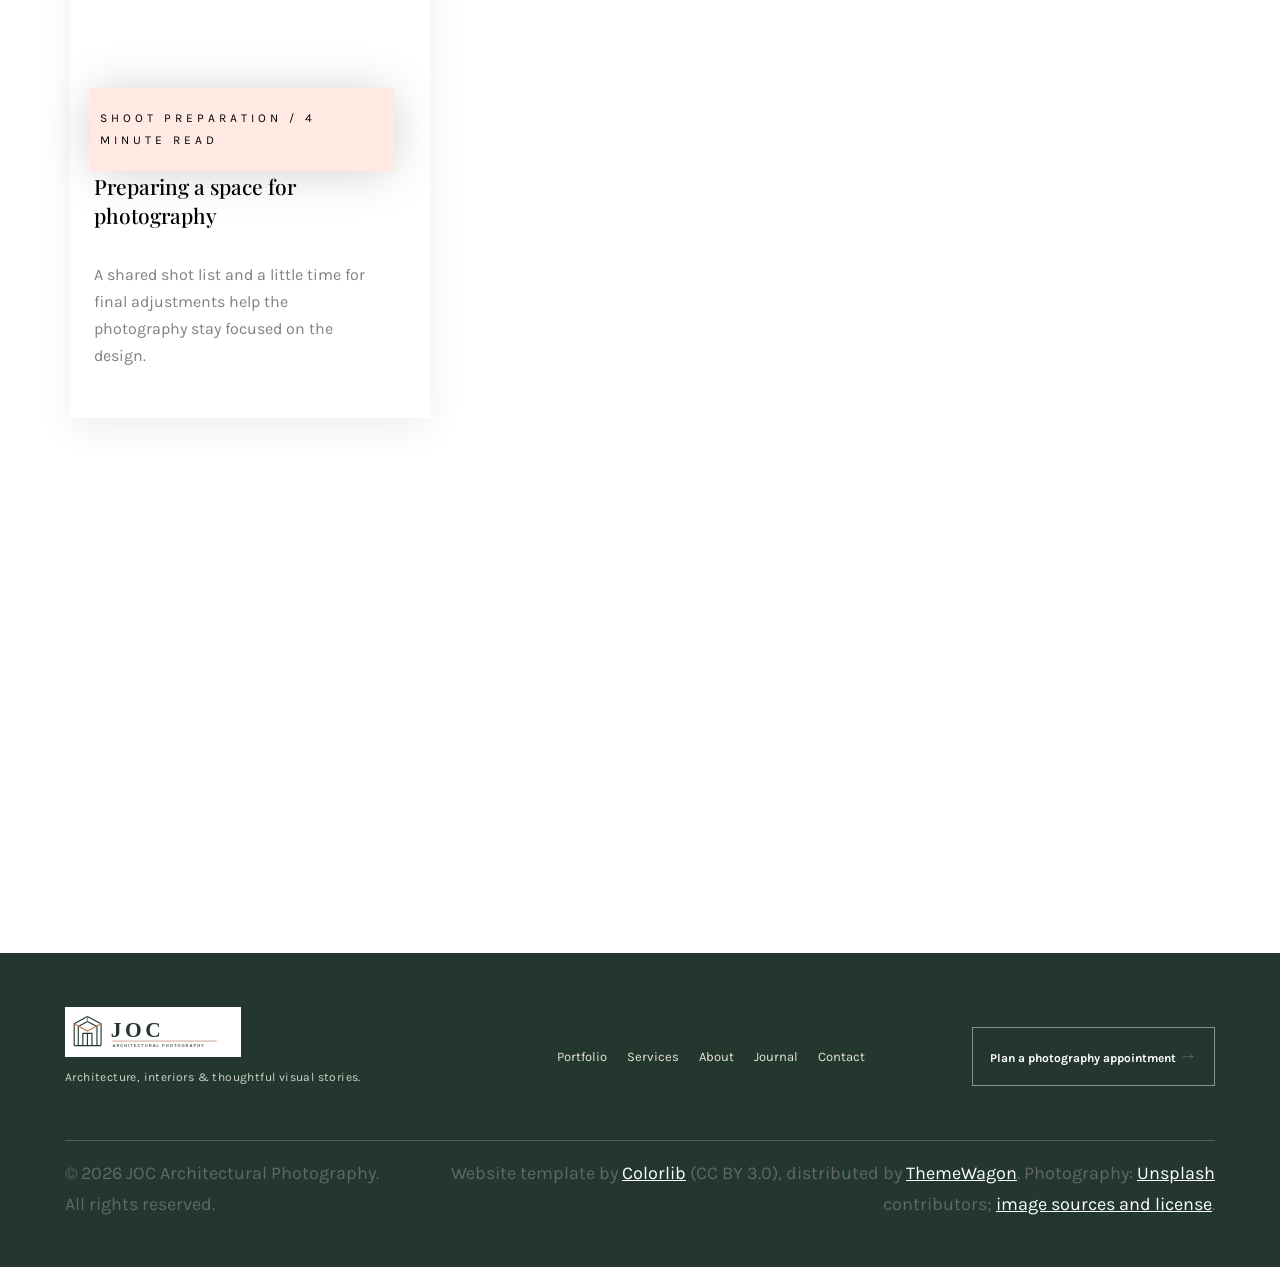
<file: blog.html>
<!DOCTYPE HTML>
<html lang="en">
	<head>
	<meta charset="utf-8">
	<meta http-equiv="X-UA-Compatible" content="IE=edge">
	<title>Journal | JOC Architectural Photography</title>
	<meta name="viewport" content="width=device-width, initial-scale=1">
	<meta name="description" content="Field notes on architectural photography, light, composition and material." />
	<meta name="keywords" content="architecture photography journal, light, composition, interiors" />
	<meta name="author" content="JOC" />

  <!-- Facebook and Twitter integration -->
	<meta property="og:type" content="website"/>
	<meta property="og:title" content="Journal | JOC Architectural Photography"/>
	<meta property="og:image" content="images/architecture-04.jpg"/>
	<meta property="og:site_name" content="JOC"/>
	<meta property="og:description" content="Field notes on architectural photography, light, composition and material."/>
	<meta name="twitter:card" content="summary_large_image" />
	<meta name="twitter:title" content="Journal | JOC Architectural Photography" />
	<meta name="twitter:image" content="images/architecture-04.jpg" />

	<!-- Place favicon.ico and apple-touch-icon.png in the root directory -->
	<link rel="icon" type="image/svg+xml" href="favicon.svg">

	<link rel="preconnect" href="https://fonts.googleapis.com">
	<link rel="preconnect" href="https://fonts.gstatic.com" crossorigin>
	<link href="https://fonts.googleapis.com/css?family=Karla:400,700" rel="stylesheet">
	<link href="https://fonts.googleapis.com/css?family=Playfair+Display:400,400i,700" rel="stylesheet">
	
	<!-- Animate.css -->
	<link rel="stylesheet" href="css/animate.css">
	<!-- Icomoon Icon Fonts-->
	<link rel="stylesheet" href="css/icomoon.css">
	<!-- Bootstrap  -->
	<link rel="stylesheet" href="css/bootstrap.css">
	<!-- Owl Carousel -->
	<link rel="stylesheet" href="css/owl.carousel.min.css">
	<link rel="stylesheet" href="css/owl.theme.default.min.css">
	<!-- Magnific Popup -->
	<link rel="stylesheet" href="css/magnific-popup.css">

	<link rel="stylesheet" href="css/style.css">


	<!-- Modernizr JS -->
	<script src="js/modernizr-2.6.2.min.js"></script>
	<!-- FOR IE9 below -->
	<!--[if lt IE 9]>
	<script src="js/respond.min.js"></script>
	<![endif]-->

	</head>
	<body>

	<nav id="colorlib-main-nav" role="navigation">
		<a href="#" class="js-colorlib-nav-toggle colorlib-nav-toggle active" aria-label="Close navigation menu"><i></i></a>
		<div class="js-fullheight colorlib-table">
			<div class="colorlib-table-cell js-fullheight">
				<div class="row">
					<div class="col-md-12">
						<form class="form-group" id="site-search" role="search">
							<input type="search" class="form-control" id="search" placeholder="Search pages..." aria-label="Search pages">
							<button type="submit" class="btn btn-primary" aria-label="Filter pages"><i class="icon-search3" aria-hidden="true"></i></button>
						</form>
					</div>
				</div>
				<div class="row">
					<div class="col-md-12">
						<ul>
							<li><a href="index.html">Home</a></li>
							<li><a href="services.html">Services</a></li>
							<li><a href="work.html">Portfolio</a></li>
							<li class="active"><a href="blog.html">Journal</a></li>
							<li><a href="about.html">About</a></li>
							<li><a href="contact.html">Contact</a></li>
						</ul>
					</div>
				</div>
				<div class="row">
					<div class="col-md-12">
						<h2 class="head-title">Gallery</h2>
						<a href="images/architecture-04.jpg" class="gallery image-popup-link text-center" style="background-image: url(images/architecture-04.jpg);">
							<span><i class="icon-search3"></i></span>
						</a>
						<a href="images/architecture-01.jpg" class="gallery image-popup-link text-center" style="background-image: url(images/architecture-01.jpg);">
							<span><i class="icon-search3"></i></span>
						</a>
						<a href="images/architecture-05.jpg" class="gallery image-popup-link text-center" style="background-image: url(images/architecture-05.jpg);">
							<span><i class="icon-search3"></i></span>
						</a>
						<a href="images/architecture-07.jpg" class="gallery image-popup-link text-center" style="background-image: url(images/architecture-07.jpg);">
							<span><i class="icon-search3"></i></span>
						</a>
					</div>
				</div>
			</div>
		</div>
	</nav>
	
	<div id="colorlib-page">
		<header>
			<div class="container">
				<div class="row">
					<div class="col-md-12">
						<div class="colorlib-navbar-brand">
							<a class="colorlib-logo" href="index.html" aria-label="JOC Architectural Photography home"><img src="images/joc-logo.svg" alt="JOC Architectural Photography" width="192" height="46"></a>
						</div>
						<a href="#" class="js-colorlib-nav-toggle colorlib-nav-toggle" aria-label="Open navigation menu" aria-expanded="false" aria-controls="colorlib-main-nav"><i></i></a>
					</div>
				</div>
			</div>
		</header>
		
		<div id="colorlib-blog">
			<div class="container">
				<div class="row text-center">
					<h2 class="bold">Journal</h2>
				</div>
				<div class="row bato-journal-intro">
					<div class="col-md-8 col-md-offset-2 text-center">
						<span class="bato-eyebrow">Notes from behind the frame</span>
						<h1>Thoughts on light, space and making useful photographs.</h1>
						<p>Explore practical field notes on observing a space, preparing for a shoot, composing a frame and shaping a final image set. Each article shares ideas that architects, designers and project teams can use when planning their own photography.</p>
					</div>
				</div>
				<div class="row row-pb-md">
					<div class="col-md-4">
						<div class="article animate-box">
							<a href="blog-single.html?note=1" class="blog-img">
								<img class="img-responsive" src="images/architecture-01.jpg" alt="Architectural photography and natural light" width="1600" height="1088" loading="lazy" decoding="async">
								<div class="overlay"></div>
								<div class="link">
									<span class="read">Read more</span>
								</div>
							</a>
							<div class="desc">
								<span class="meta">Field note</span>
								<h2><a href="blog-single.html?note=1">Finding the right light for a building</a></h2>
								<p>A useful starting point is to observe how daylight changes the character of a space before choosing a viewpoint.</p>
							</div>
						</div>
					</div>
					<div class="col-md-4">
						<div class="article animate-box">
							<a href="blog-single.html?note=2" class="blog-img">
								<img class="img-responsive" src="images/architecture-07.jpg" alt="Architectural interior composition" width="1600" height="1067" loading="lazy" decoding="async">
								<div class="overlay"></div>
								<div class="link">
									<span class="read">Read more</span>
								</div>
							</a>
							<div class="desc">
								<span class="meta">Field note</span>
								<h2><a href="blog-single.html?note=2">What makes an interior feel balanced?</a></h2>
								<p>Careful framing can show how furniture, openings and architectural lines work together in an interior.</p>
							</div>
						</div>
					</div>
					<div class="col-md-4">
						<div class="article animate-box">
							<a href="blog-single.html?note=3" class="blog-img">
								<img class="img-responsive" src="images/architecture-01.jpg" alt="Building materials and architectural detail" width="1600" height="1088" loading="lazy" decoding="async">
								<div class="overlay"></div>
								<div class="link">
									<span class="read">Read more</span>
								</div>
							</a>
							<div class="desc">
								<span class="meta">Field note</span>
								<h2><a href="blog-single.html?note=3">Photographing materials honestly</a></h2>
								<p>Texture and colour read best when the lighting and processing respect the qualities of the original materials.</p>
							</div>
						</div>
					</div>
				</div>

				<div class="row row-pb-md">
					<div class="col-md-4">
						<div class="article animate-box">
							<a href="blog-single.html?note=4" class="blog-img">
								<img class="img-responsive" src="images/architecture-05.jpg" alt="Building within its surroundings" width="1600" height="1067" loading="lazy" decoding="async">
								<div class="overlay"></div>
								<div class="link">
									<span class="read">Read more</span>
								</div>
							</a>
							<div class="desc">
								<span class="meta">Field note</span>
								<h2><a href="blog-single.html?note=4">A wider view of architectural context</a></h2>
								<p>The surroundings can be as important as the building itself when explaining how a project belongs to its place.</p>
							</div>
						</div>
					</div>
					<div class="col-md-4">
						<div class="article animate-box">
							<a href="blog-single.html?note=5" class="blog-img">
								<img class="img-responsive" src="images/architecture-06.jpg" alt="Architectural geometry and perspective" width="1600" height="1067" loading="lazy" decoding="async">
								<div class="overlay"></div>
								<div class="link">
									<span class="read">Read more</span>
								</div>
							</a>
							<div class="desc">
								<span class="meta">Field note</span>
								<h2><a href="blog-single.html?note=5">Working with lines and perspective</a></h2>
								<p>A deliberate camera position helps keep verticals composed and makes the structure easier to read.</p>
							</div>
						</div>
					</div>
					<div class="col-md-4">
						<div class="article animate-box">
							<a href="blog-single.html?note=6" class="blog-img">
								<img class="img-responsive" src="images/architecture-07.jpg" alt="Craft and detail in a designed space" width="1600" height="1067" loading="lazy" decoding="async">
								<div class="overlay"></div>
								<div class="link">
									<span class="read">Read more</span>
								</div>
							</a>
							<div class="desc">
								<span class="meta">Field note</span>
								<h2><a href="blog-single.html?note=6">The small details in a larger story</a></h2>
								<p>Finishes, edges and transitions often reveal the thought behind a project and complement the wider views.</p>
							</div>
						</div>
					</div>
				</div>

				<div class="row">
					<div class="col-md-4">
						<div class="article animate-box">
							<a href="blog-single.html?note=7" class="blog-img">
								<img class="img-responsive" src="images/architecture-04.jpg" alt="Preparing an interior for photography" width="1600" height="1067" loading="lazy" decoding="async">
								<div class="overlay"></div>
								<div class="link">
									<span class="read">Read more</span>
								</div>
							</a>
							<div class="desc">
								<span class="meta">Field note</span>
								<h2><a href="blog-single.html?note=7">Preparing a space for photography</a></h2>
								<p>A shared shot list and a little time for final adjustments help the photography stay focused on the design.</p>
							</div>
						</div>
					</div>
					<div class="col-md-4">
						<div class="article animate-box">
							<a href="blog-single.html?note=8" class="blog-img">
								<img class="img-responsive" src="images/architecture-09.jpg" alt="A complete architectural image set" width="1600" height="1067" loading="lazy" decoding="async">
								<div class="overlay"></div>
								<div class="link">
									<span class="read">Read more</span>
								</div>
							</a>
							<div class="desc">
								<span class="meta">Field note</span>
								<h2><a href="blog-single.html?note=8">Building a useful image set</a></h2>
								<p>A coherent set balances establishing views with closer photographs, giving each image a clear purpose.</p>
							</div>
						</div>
					</div>
					<div class="col-md-4">
						<div class="article animate-box">
							<a href="blog-single.html?note=9" class="blog-img">
								<img class="img-responsive" src="images/architecture-05.jpg" alt="Selecting final architectural photographs" width="1600" height="1067" loading="lazy" decoding="async">
								<div class="overlay"></div>
								<div class="link">
									<span class="read">Read more</span>
								</div>
							</a>
							<div class="desc">
								<span class="meta">Field note</span>
								<h2><a href="blog-single.html?note=9">From brief to final selection</a></h2>
								<p>Agreeing on audience and intended use early makes it easier to select images that serve the project well.</p>
							</div>
						</div>
					</div>
				</div>
			</div>
		</div>
		
		<div id="colorlib-subscribe">
			<div class="overlay"></div>
			<div class="container">
				<div class="row">
					<div class="col-md-8 col-md-offset-2 text-center colorlib-heading animate-box">
						<h2>Have a project in mind?</h2>
						<p>Let's talk about the spaces and stories you would like to photograph.</p>
					</div>
				</div>
				<div class="row animate-box">
					<div class="col-md-6 col-md-offset-3">
						<div class="row">
							<div class="col-md-12">
							<p class="text-center"><a href="contact.html" class="btn btn-primary">Discuss a project</a></p>
							</div>
						</div>
					</div>
				</div>
			</div>
		</div>

		<footer class="bato-site-footer">
			<div class="container">
				<div class="bato-footer-main">
					<div class="bato-footer-brand"><a href="index.html"><img src="images/joc-logo.svg" alt="JOC Architectural Photography" width="176" height="42"><span>Architecture, interiors &amp; thoughtful visual stories.</span></a></div>
					<nav class="bato-footer-links" aria-label="Footer navigation"><a href="work.html">Portfolio</a><a href="services.html">Services</a><a href="about.html">About</a><a href="blog.html">Journal</a><a href="contact.html">Contact</a></nav>
					<a class="bato-footer-booking" href="contact.html?inquiry=appointment#project-inquiry">Plan a photography appointment <span aria-hidden="true">&rarr;</span></a>
				</div>
				<div class="bato-footer-legal">
					<span>&copy;<script>document.write(new Date().getFullYear());</script> JOC Architectural Photography. All rights reserved.</span>
					<span>Website template by <a href="https://colorlib.com" target="_blank" rel="noopener noreferrer">Colorlib</a> (CC BY 3.0), distributed by <a href="https://themewagon.com" target="_blank" rel="noopener noreferrer">ThemeWagon</a>. Photography: <a href="https://unsplash.com" target="_blank" rel="noopener noreferrer">Unsplash</a> contributors; <a href="images/IMAGE-SOURCES.txt">image sources and license</a>.</span>
				</div>
			</div>
		</footer>
	
	</div>

	<!-- jQuery -->
	<script src="js/jquery.min.js"></script>
	<!-- jQuery Easing -->
	<script src="js/jquery.easing.1.3.js"></script>
	<!-- Bootstrap -->
	<script src="js/bootstrap.min.js"></script>
	<!-- Waypoints -->
	<script src="js/jquery.waypoints.min.js"></script>
	<!-- Owl Carousel -->
	<script src="js/owl.carousel.min.js"></script>
	<!-- Magnific Popup -->
	<script src="js/jquery.magnific-popup.min.js"></script>
	<script src="js/magnific-popup-options.js"></script>

	<!-- Main JS (Do not remove) -->
	<script src="js/main.js"></script>

	</body>
</html>
</file>
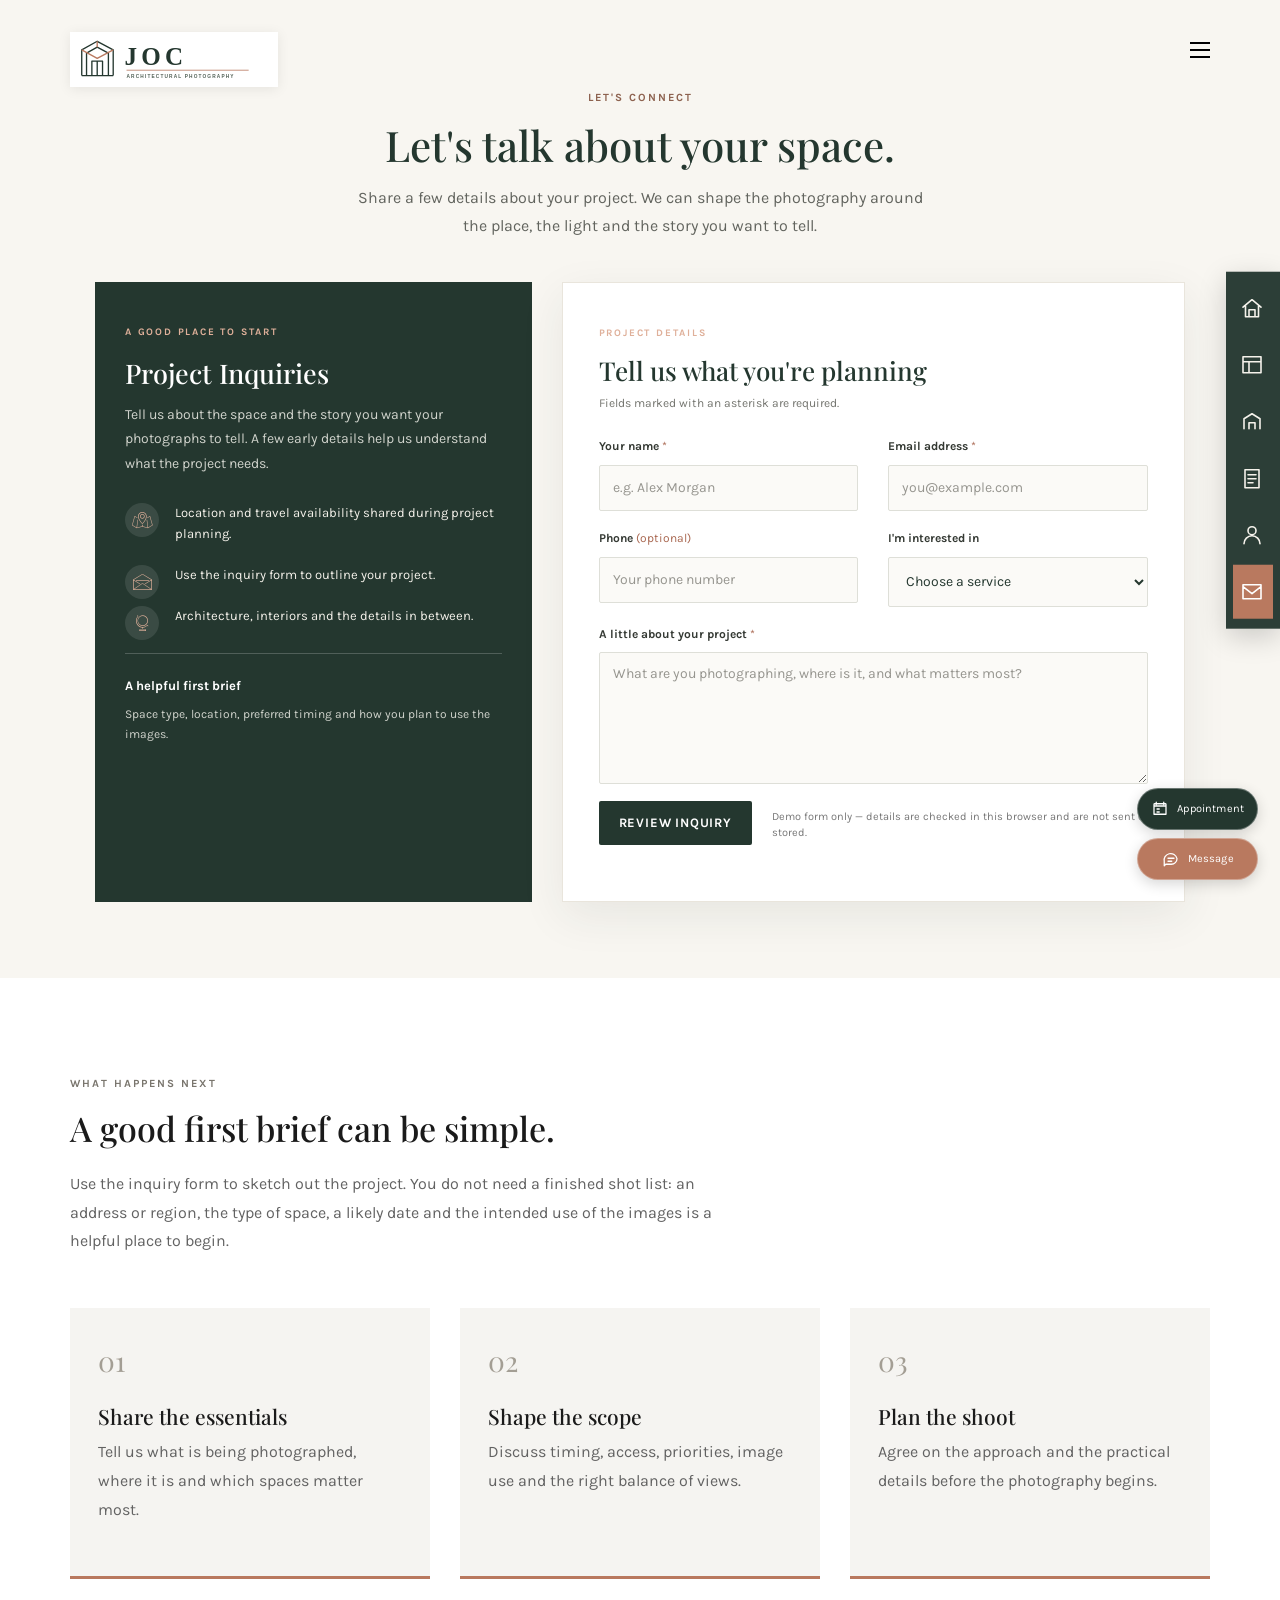
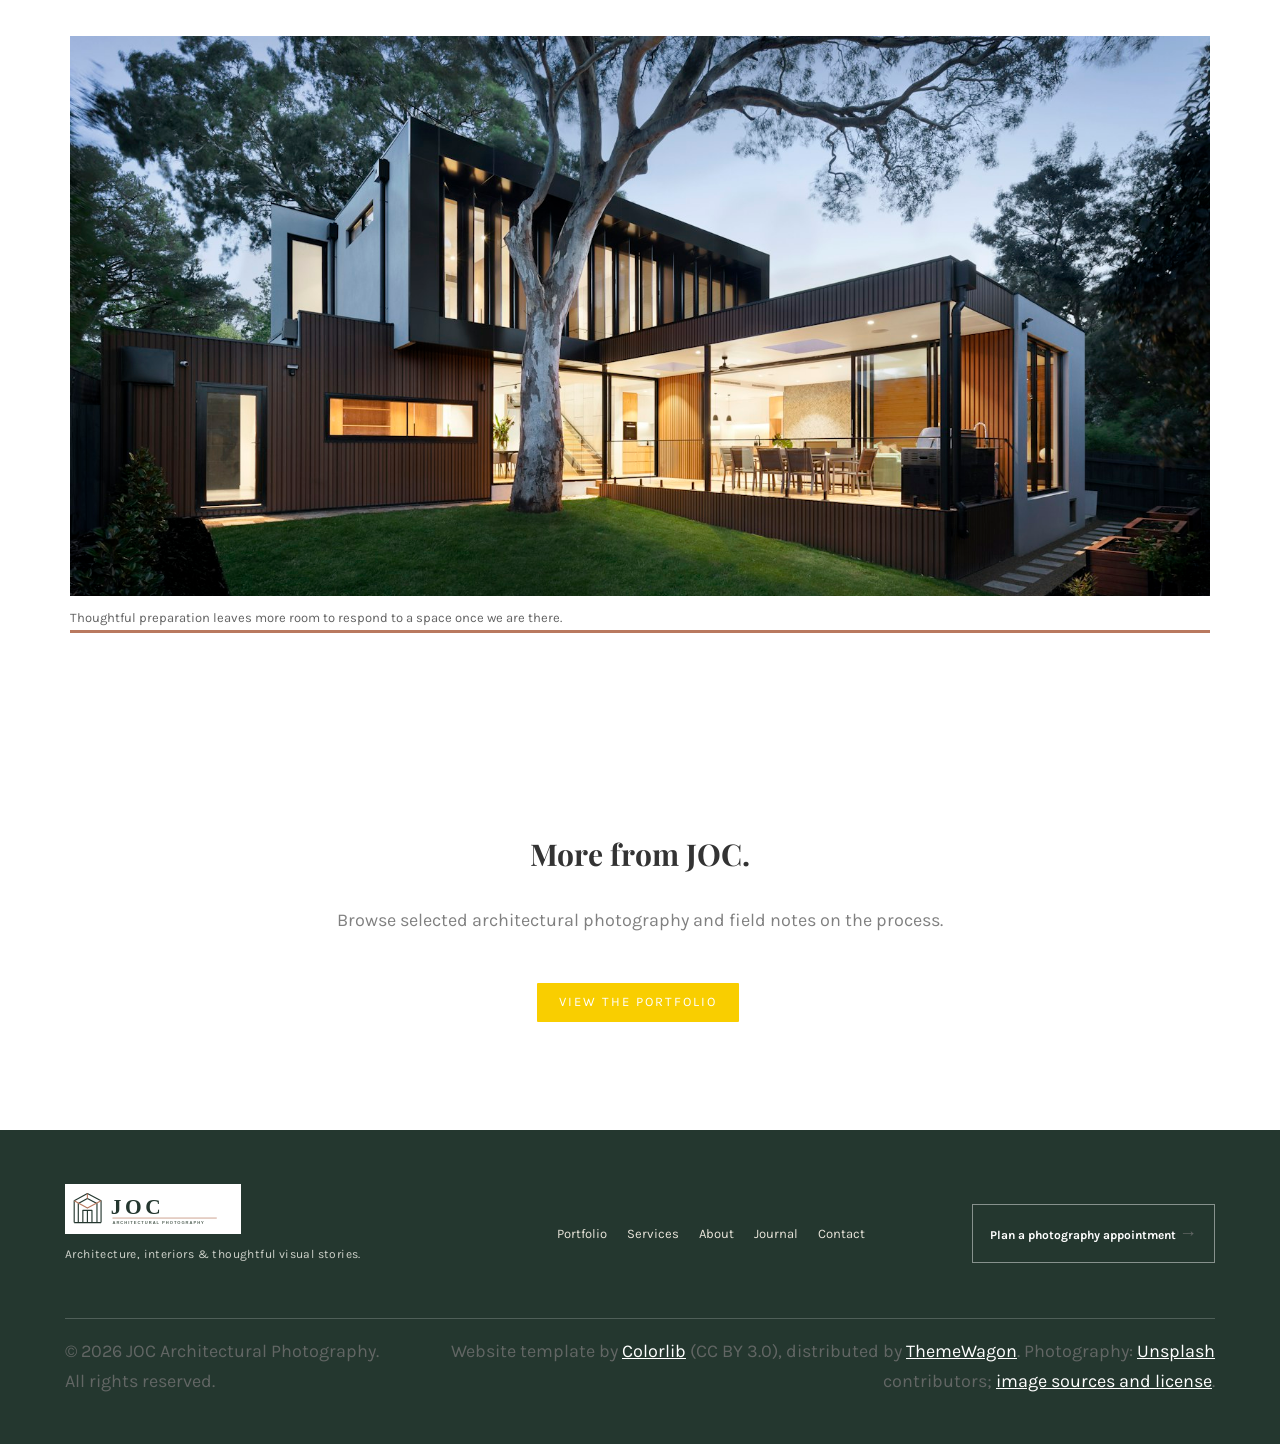
<file: contact.html>
<!DOCTYPE HTML>
<html lang="en">
	<head>
	<meta charset="utf-8">
	<meta http-equiv="X-UA-Compatible" content="IE=edge">
	<title>Contact | JOC Architectural Photography</title>
	<meta name="viewport" content="width=device-width, initial-scale=1">
	<meta name="description" content="Get in touch with JOC to discuss architectural and interior photography." />
	<meta name="keywords" content="contact architectural photographer, photography inquiry" />
	<meta name="author" content="JOC" />

  <!-- Facebook and Twitter integration -->
	<meta property="og:type" content="website"/>
	<meta property="og:title" content="Contact | JOC Architectural Photography"/>
	<meta property="og:image" content="images/architecture-04.jpg"/>
	<meta property="og:site_name" content="JOC"/>
	<meta property="og:description" content="Get in touch with JOC to discuss architectural and interior photography."/>
	<meta name="twitter:card" content="summary_large_image" />
	<meta name="twitter:title" content="Contact | JOC Architectural Photography" />
	<meta name="twitter:image" content="images/architecture-04.jpg" />

	<!-- Place favicon.ico and apple-touch-icon.png in the root directory -->
	<link rel="icon" type="image/svg+xml" href="favicon.svg">

	<link rel="preconnect" href="https://fonts.googleapis.com">
	<link rel="preconnect" href="https://fonts.gstatic.com" crossorigin>
	<link href="https://fonts.googleapis.com/css?family=Karla:400,700" rel="stylesheet">
	<link href="https://fonts.googleapis.com/css?family=Playfair+Display:400,400i,700" rel="stylesheet">
	
	<!-- Animate.css -->
	<link rel="stylesheet" href="css/animate.css">
	<!-- Icomoon Icon Fonts-->
	<link rel="stylesheet" href="css/icomoon.css">
	<!-- Bootstrap  -->
	<link rel="stylesheet" href="css/bootstrap.css">
	<!-- Owl Carousel -->
	<link rel="stylesheet" href="css/owl.carousel.min.css">
	<link rel="stylesheet" href="css/owl.theme.default.min.css">
	<!-- Magnific Popup -->
	<link rel="stylesheet" href="css/magnific-popup.css">

	<link rel="stylesheet" href="css/style.css">


	<!-- Modernizr JS -->
	<script src="js/modernizr-2.6.2.min.js"></script>
	<!-- FOR IE9 below -->
	<!--[if lt IE 9]>
	<script src="js/respond.min.js"></script>
	<![endif]-->

	</head>
	<body>

	<nav id="colorlib-main-nav" role="navigation">
		<a href="#" class="js-colorlib-nav-toggle colorlib-nav-toggle active" aria-label="Close navigation menu"><i></i></a>
		<div class="js-fullheight colorlib-table">
			<div class="colorlib-table-cell js-fullheight">
				<div class="row">
					<div class="col-md-12">
						<form class="form-group" id="site-search" role="search">
							<input type="search" class="form-control" id="search" placeholder="Search pages..." aria-label="Search pages">
							<button type="submit" class="btn btn-primary" aria-label="Filter pages"><i class="icon-search3" aria-hidden="true"></i></button>
						</form>
					</div>
				</div>
				<div class="row">
					<div class="col-md-12">
						<ul>
							<li><a href="index.html">Home</a></li>
							<li><a href="services.html">Services</a></li>
							<li><a href="work.html">Portfolio</a></li>
							<li><a href="blog.html">Journal</a></li>
							<li><a href="about.html">About</a></li>
							<li class="active"><a href="contact.html">Contact</a></li>
						</ul>
					</div>
				</div>
				<div class="row">
					<div class="col-md-12">
						<h2 class="head-title">Gallery</h2>
						<a href="images/architecture-04.jpg" class="gallery image-popup-link text-center" style="background-image: url(images/architecture-04.jpg);">
							<span><i class="icon-search3"></i></span>
						</a>
						<a href="images/architecture-01.jpg" class="gallery image-popup-link text-center" style="background-image: url(images/architecture-01.jpg);">
							<span><i class="icon-search3"></i></span>
						</a>
						<a href="images/architecture-05.jpg" class="gallery image-popup-link text-center" style="background-image: url(images/architecture-05.jpg);">
							<span><i class="icon-search3"></i></span>
						</a>
						<a href="images/architecture-07.jpg" class="gallery image-popup-link text-center" style="background-image: url(images/architecture-07.jpg);">
							<span><i class="icon-search3"></i></span>
						</a>
					</div>
				</div>
			</div>
		</div>
	</nav>
	
	<div id="colorlib-page">
		<header>
			<div class="container">
				<div class="row">
					<div class="col-md-12">
						<div class="colorlib-navbar-brand">
							<a class="colorlib-logo" href="index.html" aria-label="JOC Architectural Photography home"><img src="images/joc-logo.svg" alt="JOC Architectural Photography" width="192" height="46"></a>
						</div>
						<a href="#" class="js-colorlib-nav-toggle colorlib-nav-toggle" aria-label="Open navigation menu" aria-expanded="false" aria-controls="colorlib-main-nav"><i></i></a>
					</div>
				</div>
			</div>
		</header>
		
		<div id="colorlib-contact" class="bato-contact-page">
			<div class="container">
				<div class="bato-contact-heading">
					<span class="bato-eyebrow">LET'S CONNECT</span>
					<h1>Let's talk about your space.</h1>
					<p>Share a few details about your project. We can shape the photography around the place, the light and the story you want to tell.</p>
				</div>
				<div class="row bato-contact-layout">
							<div class="col-md-5 animate-box">
								<aside class="bato-contact-info-card">
									<span class="bato-contact-card-label">A GOOD PLACE TO START</span>
								<h3>Project Inquiries</h3>
								<p>Tell us about the space and the story you want your photographs to tell. A few early details help us understand what the project needs.</p>
								<ul class="contact-info">
									<li><span><i class="icon-map5"></i></span>Location and travel availability shared during project planning.</li>
									<li><span><i class="icon-envelope2"></i></span>Use the inquiry form to outline your project.</li>
									<li><span><i class="icon-globe3"></i></span>Architecture, interiors and the details in between.</li>
								</ul>
									<div class="bato-contact-brief">
										<strong>A helpful first brief</strong>
										<p>Space type, location, preferred timing and how you plan to use the images.</p>
									</div>
								</aside>
							</div>
							<div class="col-md-7 animate-box">
								<div class="bato-contact-form-card">
									<div class="bato-contact-form-heading">
										<span class="bato-contact-card-label">PROJECT DETAILS</span>
										<h2>Tell us what you're planning</h2>
										<p>Fields marked with an asterisk are required.</p>
									</div>
								<form id="project-inquiry" class="row bato-contact-form">
									<div class="col-md-6">
										<div class="form-group">
											<label class="bato-field-label" for="contact-name">Your name <span aria-hidden="true">*</span></label>
											<input type="text" class="form-control" id="contact-name" name="name" placeholder="e.g. Alex Morgan" aria-label="Name" autocomplete="name" required>
										</div>
									</div>
									<div class="col-md-6">
										<div class="form-group">
											<label class="bato-field-label" for="contact-email">Email address <span aria-hidden="true">*</span></label>
											<input type="email" class="form-control" id="contact-email" name="email" placeholder="you@example.com" aria-label="Email" autocomplete="email" required>
										</div>
									</div>
									<div class="col-md-6">
										<div class="form-group">
											<label class="bato-field-label" for="contact-phone">Phone <span>(optional)</span></label>
											<input type="tel" class="form-control" id="contact-phone" name="phone" placeholder="Your phone number" aria-label="Phone number (optional)" autocomplete="tel">
										</div>
									</div>
									<div class="col-md-6">
										<div class="form-group">
											<label class="bato-field-label" for="inquiry-type">I'm interested in</label>
											<select class="form-control" id="inquiry-type" name="inquiry-type" aria-label="How can we help?">
												<option value="">Choose a service</option>
												<option value="appointment">Request an appointment</option>
												<option value="message">Project message</option>
												<option value="architecture">Architecture photography</option>
												<option value="interiors">Interior photography</option>
											</select>
										</div>
									</div>
									<div class="col-md-12">
										<div class="form-group">
											<label class="bato-field-label" for="message">A little about your project <span aria-hidden="true">*</span></label>
											<textarea name="message" class="form-control" id="message" cols="30" rows="5" placeholder="What are you photographing, where is it, and what matters most?" aria-label="Tell us about your project" required></textarea>
										</div>
									</div>
									<div class="col-md-12">
										<div class="bato-contact-submit">
											<input type="submit" value="Review inquiry" class="btn btn-primary btn-submit">
											<p class="bato-form-note">Demo form only — details are checked in this browser and are not sent or stored.</p>
										</div>
									</div>
									<div class="col-md-12">
										<p id="contact-form-status" role="status" aria-live="polite"></p>
									</div>
								</form>
								</div>
							</div>
				</div>
			</div>
		</div>

		<section class="bato-feature-section bato-contact-guide">
			<div class="container">
				<div class="row">
					<div class="col-md-7">
						<span class="bato-eyebrow">What happens next</span>
						<h2>A good first brief can be simple.</h2>
						<p>Use the inquiry form to sketch out the project. You do not need a finished shot list: an address or region, the type of space, a likely date and the intended use of the images is a helpful place to begin.</p>
					</div>
				</div>
				<div class="row bato-card-grid">
					<div class="col-md-4"><article class="bato-process-card"><span>01</span><h3>Share the essentials</h3><p>Tell us what is being photographed, where it is and which spaces matter most.</p></article></div>
					<div class="col-md-4"><article class="bato-process-card"><span>02</span><h3>Shape the scope</h3><p>Discuss timing, access, priorities, image use and the right balance of views.</p></article></div>
					<div class="col-md-4"><article class="bato-process-card"><span>03</span><h3>Plan the shoot</h3><p>Agree on the approach and the practical details before the photography begins.</p></article></div>
				</div>
				<div class="bato-contact-image">
					<img src="images/architecture-04.jpg" alt="Daylight falling across a quiet architectural interior" width="1600" height="1067" loading="lazy" decoding="async">
					<p>Thoughtful preparation leaves more room to respond to a space once we are there.</p>
				</div>
			</div>
		</section>
		
		<div id="colorlib-subscribe">
			<div class="overlay"></div>
			<div class="container">
				<div class="row">
					<div class="col-md-8 col-md-offset-2 text-center colorlib-heading animate-box">
						<h2>More from JOC.</h2>
						<p>Browse selected architectural photography and field notes on the process.</p>
					</div>
				</div>
				<div class="row animate-box">
					<div class="col-md-6 col-md-offset-3">
						<div class="row">
							<div class="col-md-12">
							<p class="text-center"><a href="work.html" class="btn btn-primary">View the portfolio</a></p>
							</div>
						</div>
					</div>
				</div>
			</div>
		</div>

		<footer class="bato-site-footer">
			<div class="container">
				<div class="bato-footer-main">
					<div class="bato-footer-brand"><a href="index.html"><img src="images/joc-logo.svg" alt="JOC Architectural Photography" width="176" height="42"><span>Architecture, interiors &amp; thoughtful visual stories.</span></a></div>
					<nav class="bato-footer-links" aria-label="Footer navigation"><a href="work.html">Portfolio</a><a href="services.html">Services</a><a href="about.html">About</a><a href="blog.html">Journal</a><a href="contact.html">Contact</a></nav>
					<a class="bato-footer-booking" href="#project-inquiry">Plan a photography appointment <span aria-hidden="true">&rarr;</span></a>
				</div>
				<div class="bato-footer-legal">
					<span>&copy;<script>document.write(new Date().getFullYear());</script> JOC Architectural Photography. All rights reserved.</span>
				</div>
			</div>
		</footer>
	
	</div>

	<!-- jQuery -->
	<script src="js/jquery.min.js"></script>
	<!-- jQuery Easing -->
	<script src="js/jquery.easing.1.3.js"></script>
	<!-- Bootstrap -->
	<script src="js/bootstrap.min.js"></script>
	<!-- Waypoints -->
	<script src="js/jquery.waypoints.min.js"></script>
	<!-- Owl Carousel -->
	<script src="js/owl.carousel.min.js"></script>
	<!-- Magnific Popup -->
	<script src="js/jquery.magnific-popup.min.js"></script>
	<script src="js/magnific-popup-options.js"></script>

	<!-- Main JS (Do not remove) -->
	<script src="js/main.js"></script>

	</body>
</html>
</file>
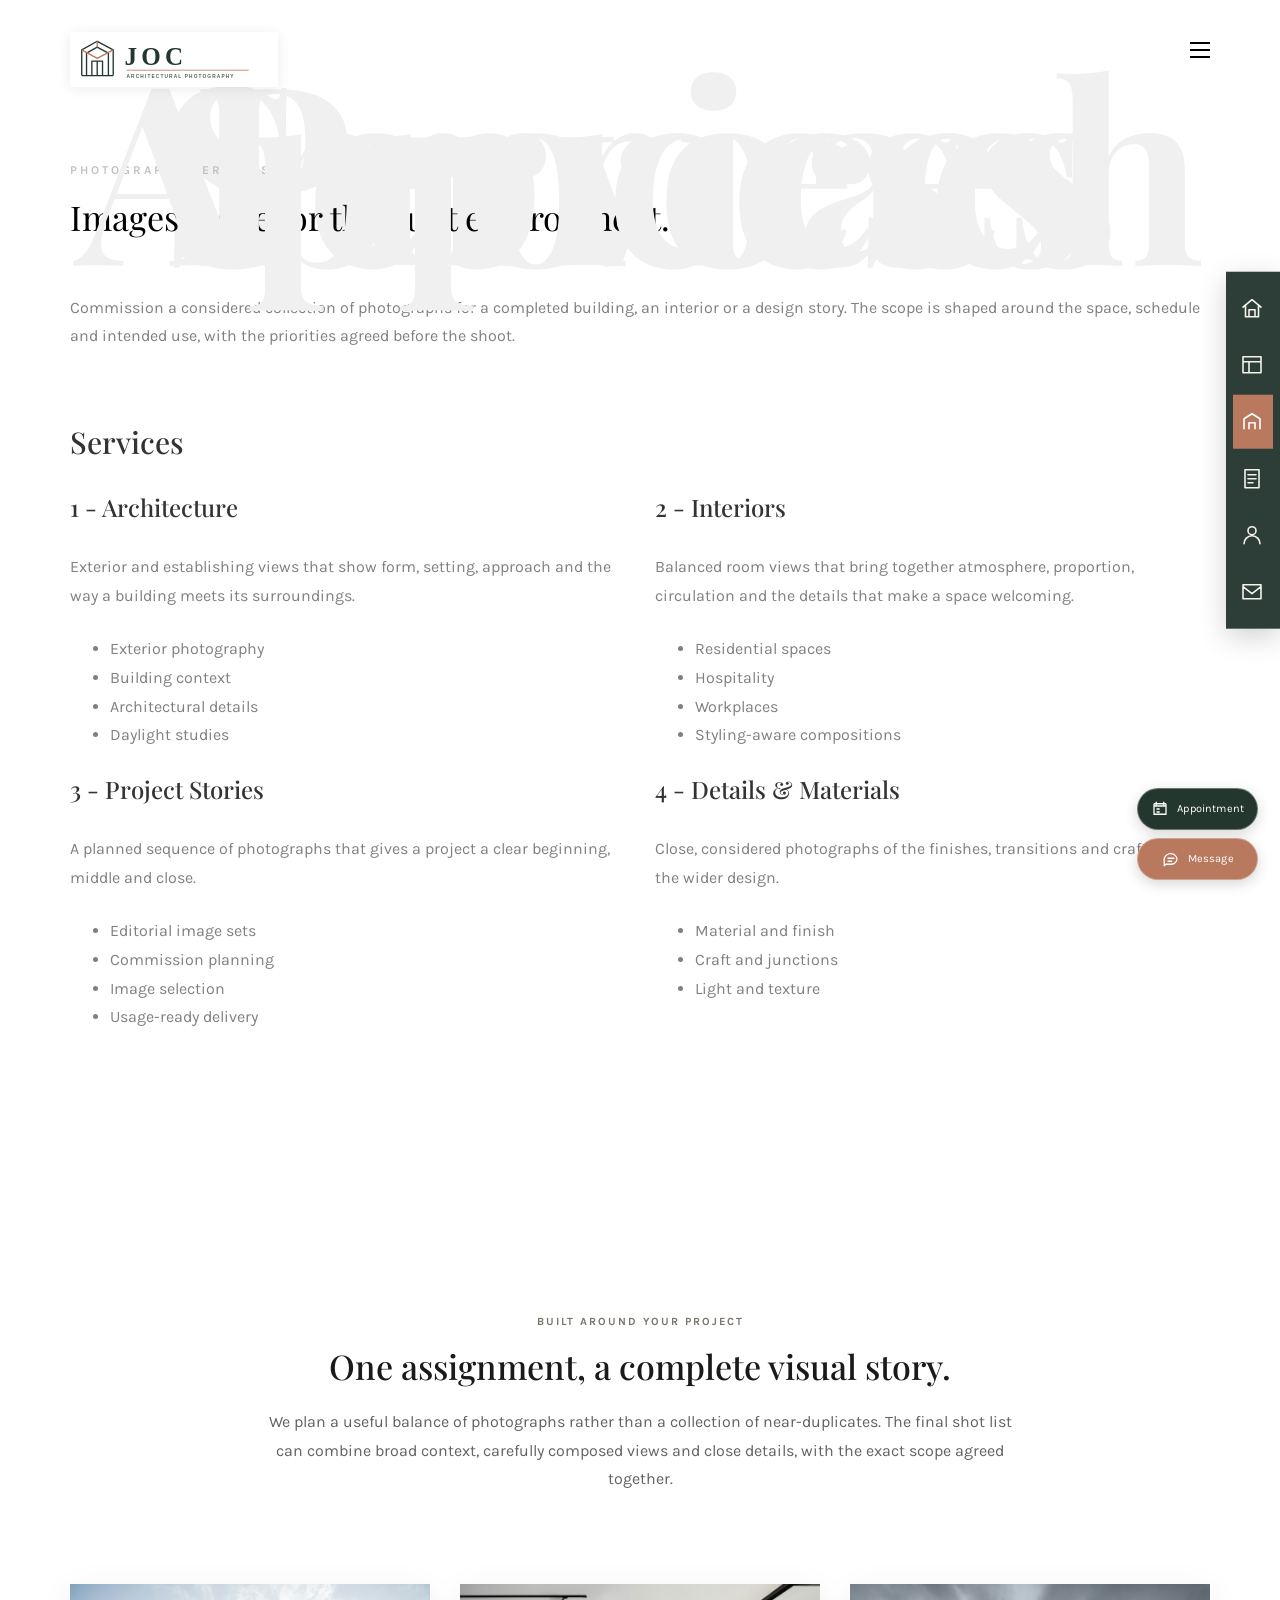
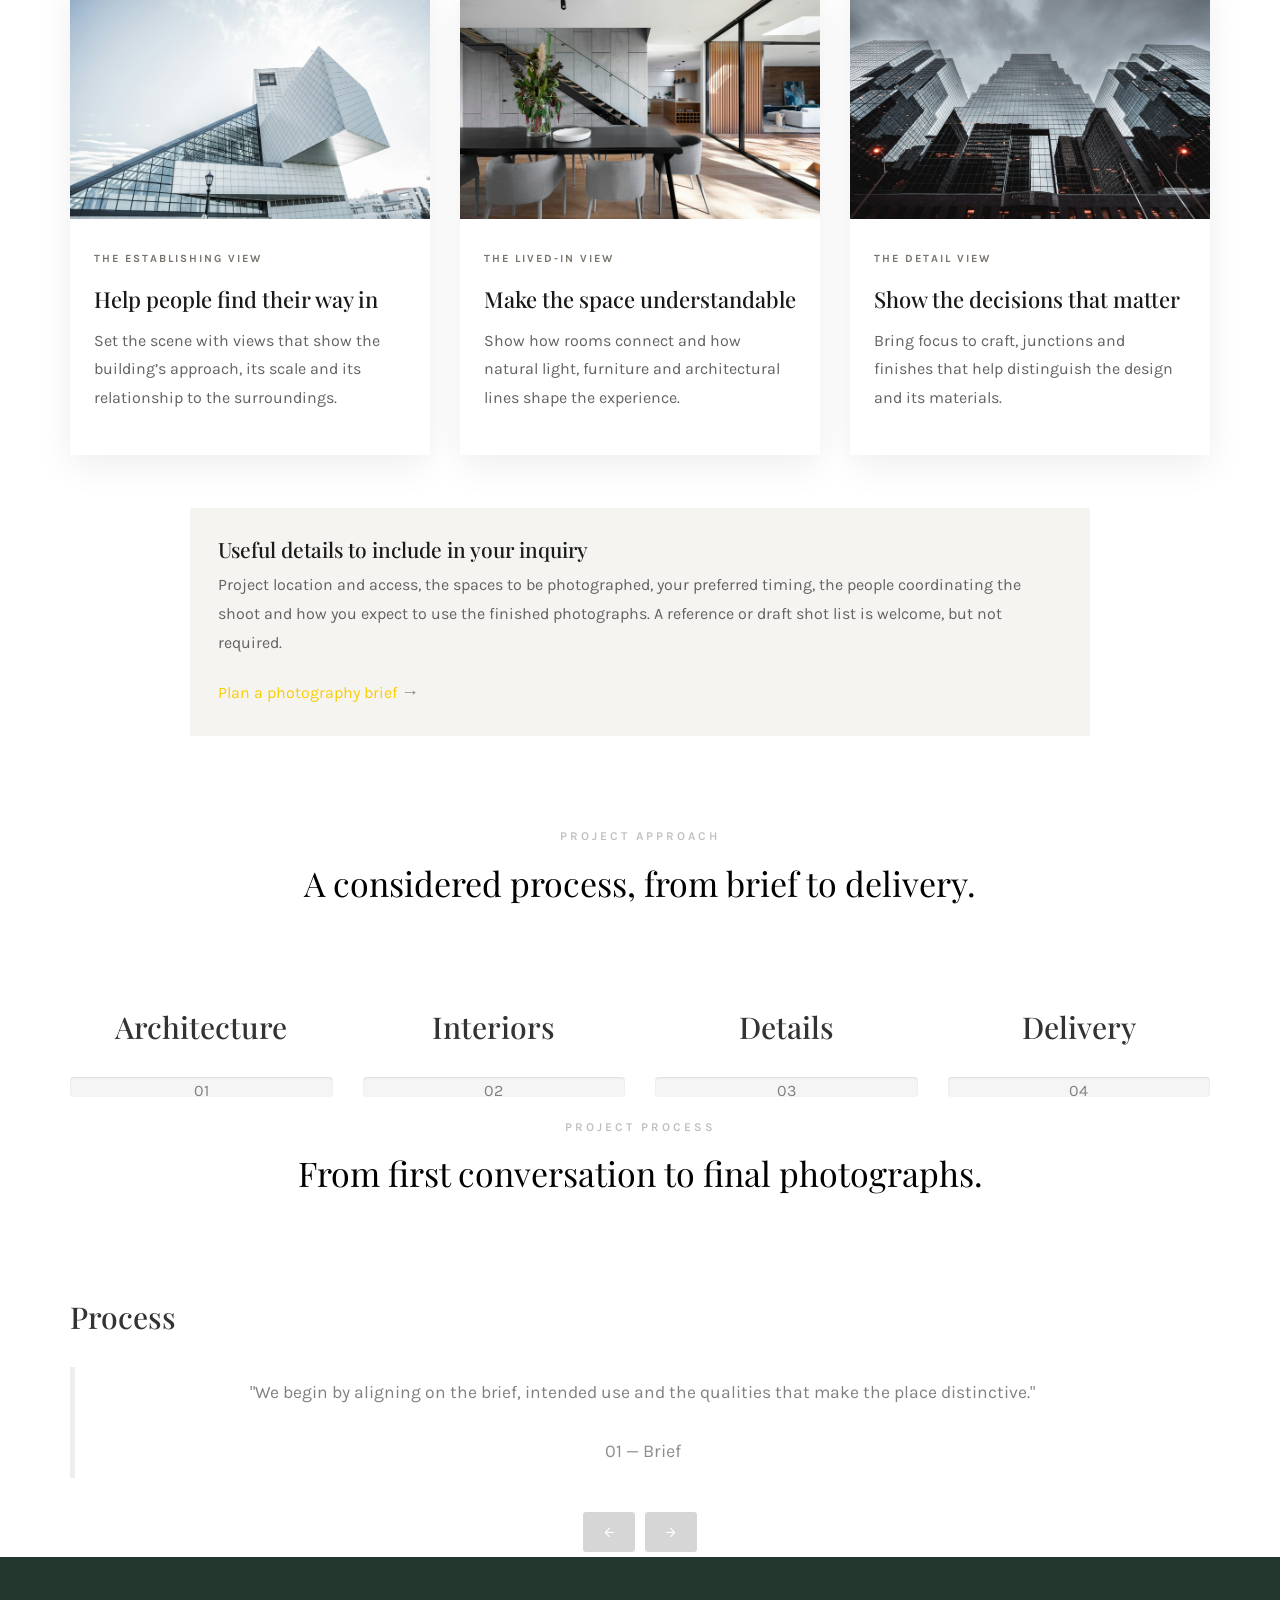
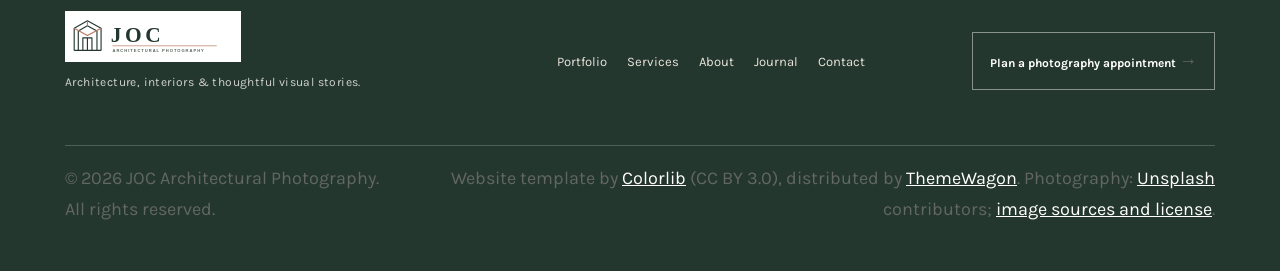
<file: services.html>
<!DOCTYPE HTML>
<html lang="en">
	<head>
	<meta charset="utf-8">
	<meta http-equiv="X-UA-Compatible" content="IE=edge">
	<title>Services | JOC Architectural Photography</title>
	<meta name="viewport" content="width=device-width, initial-scale=1">
	<meta name="description" content="Architectural, interior and detail photography for designers, studios and the built environment." />
	<meta name="keywords" content="architectural photography services, interiors, built environment" />
	<meta name="author" content="JOC" />

  <!-- Facebook and Twitter integration -->
	<meta property="og:type" content="website"/>
	<meta property="og:title" content="Services | JOC Architectural Photography"/>
	<meta property="og:image" content="images/architecture-04.jpg"/>
	<meta property="og:site_name" content="JOC"/>
	<meta property="og:description" content="Architectural, interior and detail photography for designers and studios."/>
	<meta name="twitter:card" content="summary_large_image" />
	<meta name="twitter:title" content="Services | JOC Architectural Photography" />
	<meta name="twitter:image" content="images/architecture-04.jpg" />

	<!-- Place favicon.ico and apple-touch-icon.png in the root directory -->
	<link rel="icon" type="image/svg+xml" href="favicon.svg">

	<link rel="preconnect" href="https://fonts.googleapis.com">
	<link rel="preconnect" href="https://fonts.gstatic.com" crossorigin>
	<link href="https://fonts.googleapis.com/css?family=Karla:400,700" rel="stylesheet">
	<link href="https://fonts.googleapis.com/css?family=Playfair+Display:400,400i,700" rel="stylesheet">
	
	<!-- Animate.css -->
	<link rel="stylesheet" href="css/animate.css">
	<!-- Icomoon Icon Fonts-->
	<link rel="stylesheet" href="css/icomoon.css">
	<!-- Bootstrap  -->
	<link rel="stylesheet" href="css/bootstrap.css">
	<!-- Owl Carousel -->
	<link rel="stylesheet" href="css/owl.carousel.min.css">
	<link rel="stylesheet" href="css/owl.theme.default.min.css">
	<!-- Magnific Popup -->
	<link rel="stylesheet" href="css/magnific-popup.css">

	<link rel="stylesheet" href="css/style.css">


	<!-- Modernizr JS -->
	<script src="js/modernizr-2.6.2.min.js"></script>
	<!-- FOR IE9 below -->
	<!--[if lt IE 9]>
	<script src="js/respond.min.js"></script>
	<![endif]-->

	</head>
	<body>

	<nav id="colorlib-main-nav" role="navigation">
		<a href="#" class="js-colorlib-nav-toggle colorlib-nav-toggle active" aria-label="Close navigation menu"><i></i></a>
		<div class="js-fullheight colorlib-table">
			<div class="colorlib-table-cell js-fullheight">
				<div class="row">
					<div class="col-md-12">
						<form class="form-group" id="site-search" role="search">
							<input type="search" class="form-control" id="search" placeholder="Search pages..." aria-label="Search pages">
							<button type="submit" class="btn btn-primary" aria-label="Filter pages"><i class="icon-search3" aria-hidden="true"></i></button>
						</form>
					</div>
				</div>
				<div class="row">
					<div class="col-md-12">
						<ul>
							<li><a href="index.html">Home</a></li>
							<li class="active"><a href="services.html">Services</a></li>
							<li><a href="work.html">Portfolio</a></li>
							<li><a href="blog.html">Journal</a></li>
							<li><a href="about.html">About</a></li>
							<li><a href="contact.html">Contact</a></li>
						</ul>
					</div>
				</div>
				<div class="row">
					<div class="col-md-12">
						<h2 class="head-title">Works</h2>
						<a href="images/architecture-04.jpg" class="gallery image-popup-link text-center" style="background-image: url(images/architecture-04.jpg);">
							<span><i class="icon-search3"></i></span>
						</a>
						<a href="images/architecture-01.jpg" class="gallery image-popup-link text-center" style="background-image: url(images/architecture-01.jpg);">
							<span><i class="icon-search3"></i></span>
						</a>
						<a href="images/architecture-05.jpg" class="gallery image-popup-link text-center" style="background-image: url(images/architecture-05.jpg);">
							<span><i class="icon-search3"></i></span>
						</a>
						<a href="images/architecture-07.jpg" class="gallery image-popup-link text-center" style="background-image: url(images/architecture-07.jpg);">
							<span><i class="icon-search3"></i></span>
						</a>
					</div>
				</div>
			</div>
		</div>
	</nav>
	
	<div id="colorlib-page">
		<header>
			<div class="container">
				<div class="row">
					<div class="col-md-12">
						<div class="colorlib-navbar-brand">
							<a class="colorlib-logo" href="index.html" aria-label="JOC Architectural Photography home"><img src="images/joc-logo.svg" alt="JOC Architectural Photography" width="192" height="46"></a>
						</div>
						<a href="#" class="js-colorlib-nav-toggle colorlib-nav-toggle" aria-label="Open navigation menu" aria-expanded="false" aria-controls="colorlib-main-nav"><i></i></a>
					</div>
				</div>
			</div>
		</header>
		<div id="colorlib-services">
			<div class="container">
				<div class="row text-center">
					<h2 class="bold">Services</h2>
				</div>
				<div class="row">
					<div class="col-md-12">
						<div class="services-flex">
							<div class="one-third">
								<div class="row">
									<div class="col-md-12 col-md-offset-0 animate-box intro-heading">
										<span>Photography Services</span>
										<h2>Images made for the built environment.</h2>
										<p>Commission a considered collection of photographs for a completed building, an interior or a design story. The scope is shaped around the space, schedule and intended use, with the priorities agreed before the shoot.</p>
									</div>
								</div>
								<div class="row">
									<div class="col-md-12">
										<div class="rotate">
											<h2 class="heading">Services</h2>
										</div>
									</div>
									<div class="col-md-6">
										<div class="services animate-box">
											<h3>1 - Architecture</h3>
											<p>Exterior and establishing views that show form, setting, approach and the way a building meets its surroundings.</p>
											<ul>
												<li>Exterior photography</li>
												<li>Building context</li>
												<li>Architectural details</li>
												<li>Daylight studies</li>
											</ul>
										</div>
										<div class="services animate-box">
											<h3>3 - Project Stories</h3>
											<p>A planned sequence of photographs that gives a project a clear beginning, middle and close.</p>
											<ul>
												<li>Editorial image sets</li>
												<li>Commission planning</li>
												<li>Image selection</li>
												<li>Usage-ready delivery</li>
											</ul>
										</div>
									</div>
									<div class="col-md-6">
										<div class="services animate-box">
											<h3>2 - Interiors</h3>
											<p>Balanced room views that bring together atmosphere, proportion, circulation and the details that make a space welcoming.</p>
											<ul>
												<li>Residential spaces</li>
												<li>Hospitality</li>
												<li>Workplaces</li>
												<li>Styling-aware compositions</li>
											</ul>
										</div>
										<div class="services animate-box">
											<h3>4 - Details &amp; Materials</h3>
											<p>Close, considered photographs of the finishes, transitions and craft behind the wider design.</p>
											<ul>
												<li>Material and finish</li>
												<li>Craft and junctions</li>
												<li>Light and texture</li>
											</ul>
										</div>
									</div>
								</div>
							</div>
							<div class="one-forth services-img" style="background-image: url(images/architecture-07.jpg);">
							</div>
						</div>
					</div>
				</div>
			</div>
		</div>

		<section class="bato-feature-section bato-service-details">
			<div class="container">
				<div class="row">
					<div class="col-md-8 col-md-offset-2 text-center bato-section-heading">
						<span class="bato-eyebrow">Built around your project</span>
						<h2>One assignment, a complete visual story.</h2>
						<p>We plan a useful balance of photographs rather than a collection of near-duplicates. The final shot list can combine broad context, carefully composed views and close details, with the exact scope agreed together.</p>
					</div>
				</div>
				<div class="row bato-card-grid">
					<div class="col-md-4">
						<article class="bato-value-card">
							<img src="images/architecture-05.jpg" alt="An architectural building shown in context" width="1600" height="1067" loading="lazy" decoding="async">
							<div class="bato-card-copy"><span class="bato-eyebrow">The establishing view</span><h3>Help people find their way in</h3><p>Set the scene with views that show the building’s approach, its scale and its relationship to the surroundings.</p></div>
						</article>
					</div>
					<div class="col-md-4">
						<article class="bato-value-card">
							<img src="images/architecture-07.jpg" alt="An interior arranged with an emphasis on proportion and light" width="1600" height="1067" loading="lazy" decoding="async">
							<div class="bato-card-copy"><span class="bato-eyebrow">The lived-in view</span><h3>Make the space understandable</h3><p>Show how rooms connect and how natural light, furniture and architectural lines shape the experience.</p></div>
						</article>
					</div>
					<div class="col-md-4">
						<article class="bato-value-card">
							<img src="images/architecture-06.jpg" alt="Architectural geometry and carefully resolved details" width="1600" height="1067" loading="lazy" decoding="async">
							<div class="bato-card-copy"><span class="bato-eyebrow">The detail view</span><h3>Show the decisions that matter</h3><p>Bring focus to craft, junctions and finishes that help distinguish the design and its materials.</p></div>
						</article>
					</div>
				</div>
				<div class="bato-note-card bato-service-note">
					<h3>Useful details to include in your inquiry</h3>
					<p>Project location and access, the spaces to be photographed, your preferred timing, the people coordinating the shoot and how you expect to use the finished photographs. A reference or draft shot list is welcome, but not required.</p>
					<a href="contact.html" class="btn-view">Plan a photography brief <span aria-hidden="true">&rarr;</span></a>
				</div>
			</div>
		</section>

		<div id="colorlib-progress">
			<div class="container">
				<div class="row text-center">
					<h2 class="bold">Approach</h2>
				</div>
				<div class="row">
					<div class="col-md-12 col-md-offset-0 text-center animate-box intro-heading">
						<span>Project Approach</span>
						<h2>A considered process, from brief to delivery.</h2>
					</div>
				</div>
				<div class="row">
			      <div class="col-md-3 col-sm-6 text-center">
			      	<h2 class="progress-head">Architecture</h2>
		            <div class="progress blue">
		                <span class="progress-left">
		                    <span class="progress-bar"></span>
		                </span>
		                <span class="progress-right">
		                    <span class="progress-bar"></span>
		                </span>
		                <div class="progress-value">01</div>
		            </div>
		         </div>
			 
		         <div class="col-md-3 col-sm-6 text-center">
		         	<h2 class="progress-head">Interiors</h2>
		            <div class="progress yellow">
		                <span class="progress-left">
		                    <span class="progress-bar"></span>
		                </span>
		                <span class="progress-right">
		                    <span class="progress-bar"></span>
		                </span>
		                <div class="progress-value">02</div>
		            </div>
		         </div>

		         <div class="col-md-3 col-sm-6 text-center">
		         	<h2 class="progress-head">Details</h2>
		            <div class="progress pink">
		                <span class="progress-left">
		                    <span class="progress-bar"></span>
		                </span>
		                <span class="progress-right">
		                    <span class="progress-bar"></span>
		                </span>
		                <div class="progress-value">03</div>
		            </div>
		         </div>

		         <div class="col-md-3 col-sm-6 text-center">
		         	<h2 class="progress-head">Delivery</h2>
		            <div class="progress green">
		                <span class="progress-left">
		                    <span class="progress-bar"></span>
		                </span>
		                <span class="progress-right">
		                    <span class="progress-bar"></span>
		                </span>
		                <div class="progress-value">04</div>
		            </div>
		         </div>
			   </div>
			</div>
		</div>

		<div id="colorlib-testimony">
			<div class="container">
				<div class="row text-center">
					<h2 class="bold">Process</h2>
				</div>
				<div class="row">
					<div class="col-md-12 col-md-offset-0 text-center animate-box intro-heading">
						<span>Project Process</span>
						<h2>From first conversation to final photographs.</h2>
					</div>
				</div>
				<div class="row">
					<div class="col-md-12">
						<div class="rotate">
							<h2 class="heading">Process</h2>
						</div>
					</div>
				</div>
				<div class="row animate-box">
					<div class="owl-carousel">
						<div class="item">
							<div class="col-md-12 text-center">
								<div class="testimony">
									<blockquote>
										<p>"We begin by aligning on the brief, intended use and the qualities that make the place distinctive."</p>
										<span>01 &mdash; Brief</span>
									</blockquote>
								</div>
							</div>
						</div>
						<div class="item">
							<div class="col-md-12 text-center">
								<div class="testimony">
									<blockquote>
										<p>"On site, we work with the architecture and the available light to build a balanced, coherent set of views."</p>
										<span>02 &mdash; Photograph</span>
									</blockquote>
								</div>
							</div>
						</div>
						<div class="item">
							<div class="col-md-12 text-center">
								<div class="testimony">
									<blockquote>
										<p>"The final selection is prepared with care for the project’s agreed use and delivery needs."</p>
										<span>03 &mdash; Deliver</span>
									</blockquote>
								</div>
							</div>
						</div>
					</div>
				</div>
			</div>
		</div>

		<footer class="bato-site-footer">
			<div class="container">
				<div class="bato-footer-main">
					<div class="bato-footer-brand"><a href="index.html"><img src="images/joc-logo.svg" alt="JOC Architectural Photography" width="176" height="42"><span>Architecture, interiors &amp; thoughtful visual stories.</span></a></div>
					<nav class="bato-footer-links" aria-label="Footer navigation"><a href="work.html">Portfolio</a><a href="services.html">Services</a><a href="about.html">About</a><a href="blog.html">Journal</a><a href="contact.html">Contact</a></nav>
					<a class="bato-footer-booking" href="contact.html?inquiry=appointment#project-inquiry">Plan a photography appointment <span aria-hidden="true">&rarr;</span></a>
				</div>
				<div class="bato-footer-legal">
					<span>&copy;<script>document.write(new Date().getFullYear());</script> JOC Architectural Photography. All rights reserved.</span>
				</div>
			</div>
		</footer>
	
	</div>

	<!-- jQuery -->
	<script src="js/jquery.min.js"></script>
	<!-- jQuery Easing -->
	<script src="js/jquery.easing.1.3.js"></script>
	<!-- Bootstrap -->
	<script src="js/bootstrap.min.js"></script>
	<!-- Waypoints -->
	<script src="js/jquery.waypoints.min.js"></script>
	<!-- Owl Carousel -->
	<script src="js/owl.carousel.min.js"></script>
	<!-- Magnific Popup -->
	<script src="js/jquery.magnific-popup.min.js"></script>
	<script src="js/magnific-popup-options.js"></script>

	<!-- Main JS (Do not remove) -->
	<script src="js/main.js"></script>

	</body>
</html>
</file>
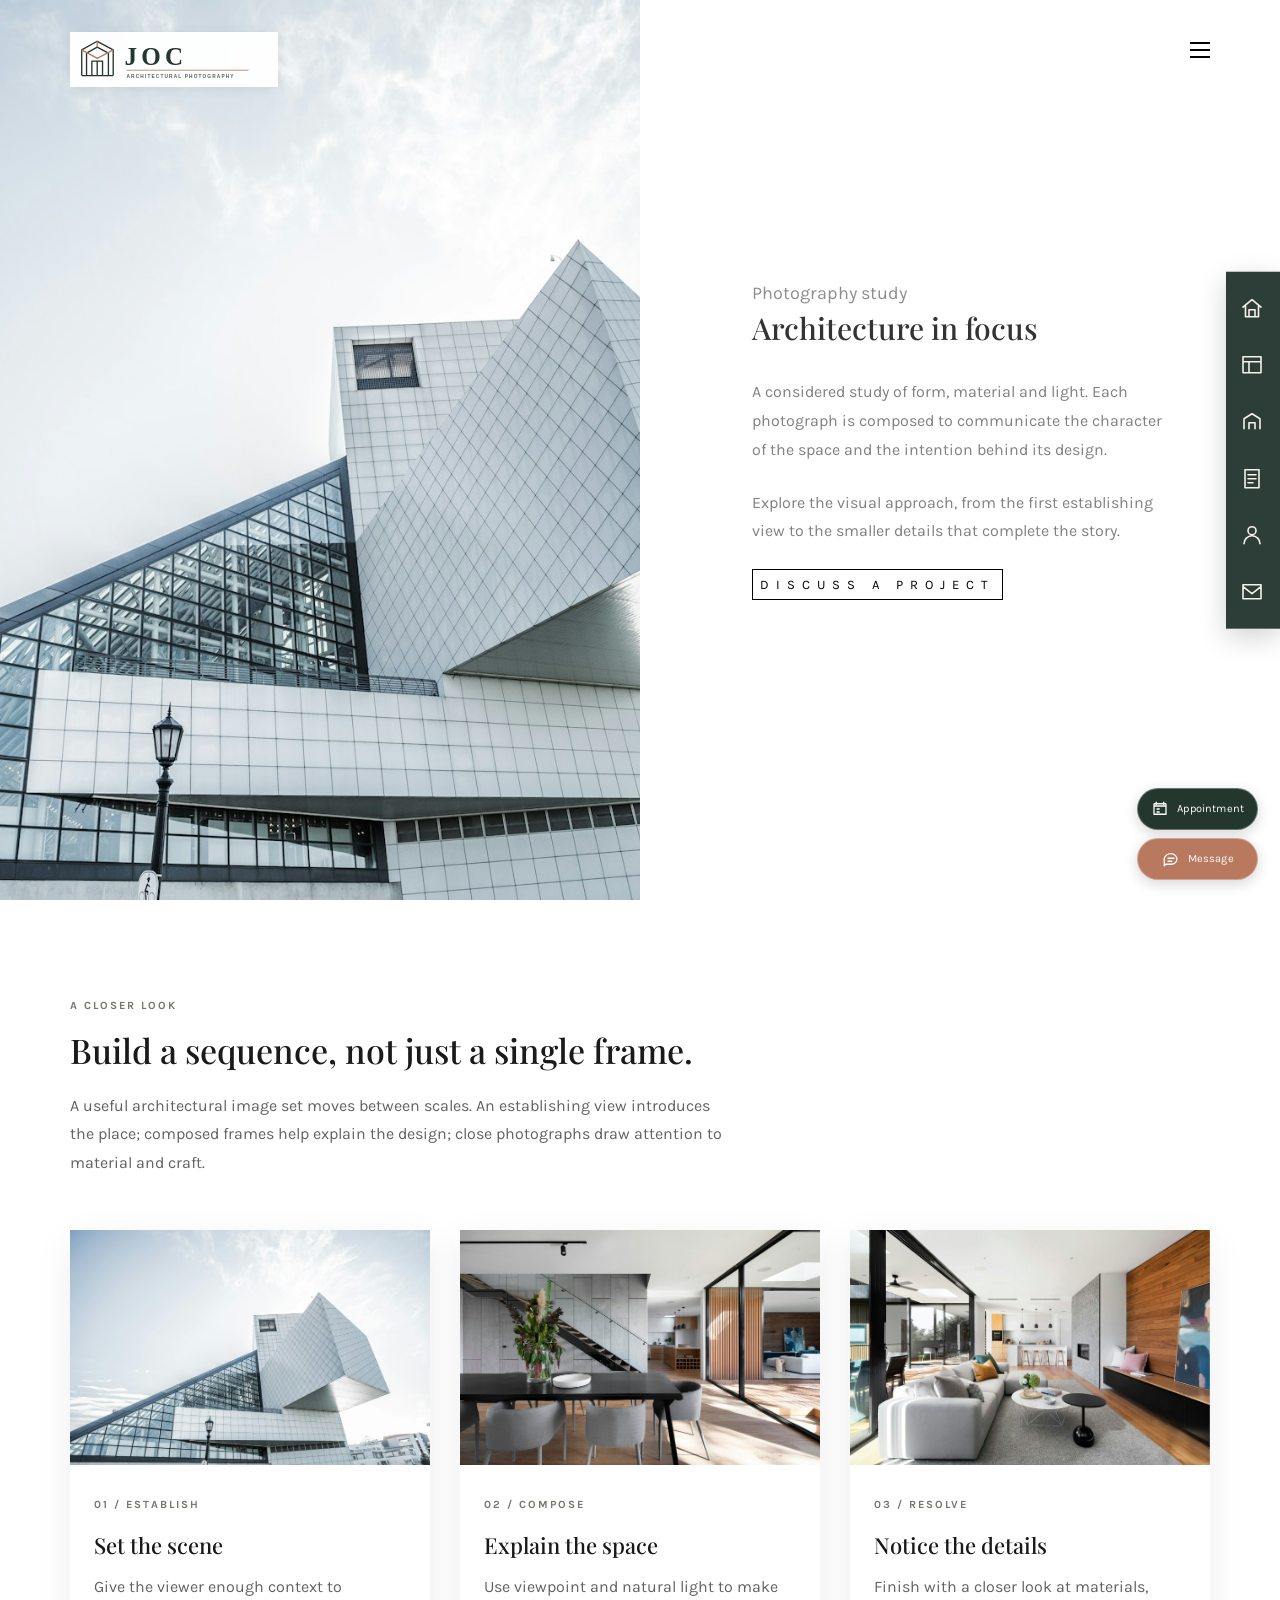
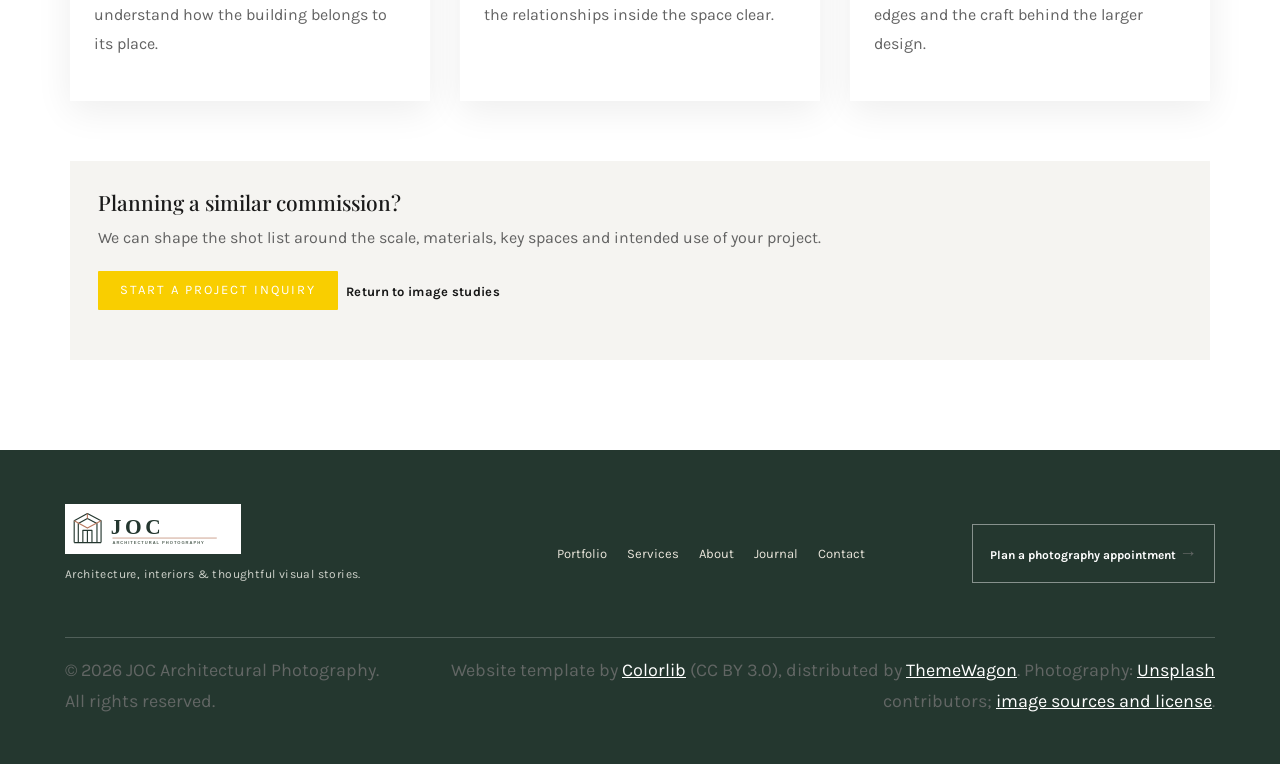
<file: work-single.html>
<!DOCTYPE HTML>
<html lang="en">
	<head>
	<meta charset="utf-8">
	<meta http-equiv="X-UA-Compatible" content="IE=edge">
	<title>Project | JOC Architectural Photography</title>
	<meta name="viewport" content="width=device-width, initial-scale=1">
	<meta name="description" content="A closer look at a selected architectural photography project." />
	<meta name="keywords" content="architectural photography project, architecture, interiors" />
	<meta name="author" content="JOC" />

  <!-- Facebook and Twitter integration -->
	<meta property="og:type" content="website"/>
	<meta property="og:title" content="Project | JOC Architectural Photography"/>
	<meta property="og:image" content="images/architecture-04.jpg"/>
	<meta property="og:site_name" content="JOC"/>
	<meta property="og:description" content="A closer look at a selected architectural photography project."/>
	<meta name="twitter:card" content="summary_large_image" />
	<meta name="twitter:title" content="Project | JOC Architectural Photography" />
	<meta name="twitter:image" content="images/architecture-04.jpg" />

	<!-- Place favicon.ico and apple-touch-icon.png in the root directory -->
	<link rel="icon" type="image/svg+xml" href="favicon.svg">

	<link rel="preconnect" href="https://fonts.googleapis.com">
	<link rel="preconnect" href="https://fonts.gstatic.com" crossorigin>
	<link href="https://fonts.googleapis.com/css?family=Karla:400,700" rel="stylesheet">
	<link href="https://fonts.googleapis.com/css?family=Playfair+Display:400,400i,700" rel="stylesheet">
	
	<!-- Animate.css -->
	<link rel="stylesheet" href="css/animate.css">
	<!-- Icomoon Icon Fonts-->
	<link rel="stylesheet" href="css/icomoon.css">
	<!-- Bootstrap  -->
	<link rel="stylesheet" href="css/bootstrap.css">
	<!-- Owl Carousel -->
	<link rel="stylesheet" href="css/owl.carousel.min.css">
	<link rel="stylesheet" href="css/owl.theme.default.min.css">
	<!-- Magnific Popup -->
	<link rel="stylesheet" href="css/magnific-popup.css">

	<link rel="stylesheet" href="css/style.css">


	<!-- Modernizr JS -->
	<script src="js/modernizr-2.6.2.min.js"></script>
	<!-- FOR IE9 below -->
	<!--[if lt IE 9]>
	<script src="js/respond.min.js"></script>
	<![endif]-->

	</head>
	<body>

	<nav id="colorlib-main-nav" role="navigation">
		<a href="#" class="js-colorlib-nav-toggle colorlib-nav-toggle active" aria-label="Close navigation menu"><i></i></a>
		<div class="js-fullheight colorlib-table">
			<div class="colorlib-table-cell js-fullheight">
				<div class="row">
					<div class="col-md-12">
						<form class="form-group" id="site-search" role="search">
							<input type="search" class="form-control" id="search" placeholder="Search pages..." aria-label="Search pages">
							<button type="submit" class="btn btn-primary" aria-label="Filter pages"><i class="icon-search3" aria-hidden="true"></i></button>
						</form>
					</div>
				</div>
				<div class="row">
					<div class="col-md-12">
						<ul>
							<li><a href="index.html">Home</a></li>
							<li><a href="services.html">Services</a></li>
							<li class="active"><a href="work.html">Portfolio</a></li>
							<li><a href="blog.html">Journal</a></li>
							<li><a href="about.html">About</a></li>
							<li><a href="contact.html">Contact</a></li>
						</ul>
					</div>
				</div>
				<div class="row">
					<div class="col-md-12">
						<h2 class="head-title">Gallery</h2>
						<a href="images/architecture-04.jpg" class="gallery image-popup-link text-center" style="background-image: url(images/architecture-04.jpg);">
							<span><i class="icon-search3"></i></span>
						</a>
						<a href="images/architecture-01.jpg" class="gallery image-popup-link text-center" style="background-image: url(images/architecture-01.jpg);">
							<span><i class="icon-search3"></i></span>
						</a>
						<a href="images/architecture-05.jpg" class="gallery image-popup-link text-center" style="background-image: url(images/architecture-05.jpg);">
							<span><i class="icon-search3"></i></span>
						</a>
						<a href="images/architecture-07.jpg" class="gallery image-popup-link text-center" style="background-image: url(images/architecture-07.jpg);">
							<span><i class="icon-search3"></i></span>
						</a>
					</div>
				</div>
			</div>
		</div>
	</nav>
	
	<div id="colorlib-page">
		<header>
			<div class="container">
				<div class="row">
					<div class="col-md-12">
						<div class="colorlib-navbar-brand">
							<a class="colorlib-logo" href="index.html" aria-label="JOC Architectural Photography home"><img src="images/joc-logo.svg" alt="JOC Architectural Photography" width="192" height="46"></a>
						</div>
						<a href="#" class="js-colorlib-nav-toggle colorlib-nav-toggle" aria-label="Open navigation menu" aria-expanded="false" aria-controls="colorlib-main-nav"><i></i></a>
					</div>
				</div>
			</div>
		</header>
		
		<div class="work-single-flex js-fullheight">
			<div class="col-half js-full-height work-img" role="img" aria-label="Architectural photography study" style="background-image: url(images/architecture-05.jpg);"></div>
			<div class="col-half js-fullheight">
				<div class="display-t js-fullheight">
					<div class="display-tc js-fullheight">
						<div class="work-desc">
							<span class="title" data-project-category>Photography study</span>
							<h2 data-project-title>Architecture in focus</h2>
							<p data-project-description>A considered study of form, material and light. Each photograph is composed to communicate the character of the space and the intention behind its design.</p>
							<p data-project-story>Explore the visual approach, from the first establishing view to the smaller details that complete the story.</p>
							<p><a href="contact.html" class="btn-preview">Discuss a project</a></p>
						</div>
					</div>
				</div>
			</div>
		</div>

		<section class="bato-feature-section bato-case-study">
			<div class="container">
				<div class="row">
					<div class="col-md-7">
						<span class="bato-eyebrow">A closer look</span>
						<h2>Build a sequence, not just a single frame.</h2>
						<p data-project-detail>A useful architectural image set moves between scales. An establishing view introduces the place; composed frames help explain the design; close photographs draw attention to material and craft.</p>
					</div>
				</div>
				<div class="row bato-card-grid">
					<div class="col-md-4">
						<article class="bato-value-card">
							<img src="images/architecture-05.jpg" alt="An architectural establishing view" data-project-image="wide" width="1600" height="1067" loading="lazy" decoding="async">
							<div class="bato-card-copy"><span class="bato-eyebrow">01 / Establish</span><h3>Set the scene</h3><p data-project-sequence="wide">Give the viewer enough context to understand how the building belongs to its place.</p></div>
						</article>
					</div>
					<div class="col-md-4">
						<article class="bato-value-card">
							<img src="images/architecture-07.jpg" alt="A composed view of an architectural interior" data-project-image="composition" width="1600" height="1067" loading="lazy" decoding="async">
							<div class="bato-card-copy"><span class="bato-eyebrow">02 / Compose</span><h3>Explain the space</h3><p data-project-sequence="composition">Use viewpoint and natural light to make the relationships inside the space clear.</p></div>
						</article>
					</div>
					<div class="col-md-4">
						<article class="bato-value-card">
							<img src="images/architecture-01.jpg" alt="A close architectural material detail" data-project-image="detail" width="1600" height="1088" loading="lazy" decoding="async">
							<div class="bato-card-copy"><span class="bato-eyebrow">03 / Resolve</span><h3>Notice the details</h3><p data-project-sequence="detail">Finish with a closer look at materials, edges and the craft behind the larger design.</p></div>
						</article>
					</div>
				</div>
				<div class="bato-case-note">
					<h3>Planning a similar commission?</h3>
					<p>We can shape the shot list around the scale, materials, key spaces and intended use of your project.</p>
					<p><a href="contact.html" class="btn btn-primary">Start a project inquiry</a> <a href="work.html" class="bato-text-link">Return to image studies</a></p>
				</div>
			</div>
		</section>

		<footer class="bato-site-footer">
			<div class="container">
				<p><strong>JOC Architectural Photography</strong> &mdash; Architecture, interiors and considered details.</p>
				
			</div>
		</footer>
	</div>

	<!-- jQuery -->
	<script src="js/jquery.min.js"></script>
	<!-- jQuery Easing -->
	<script src="js/jquery.easing.1.3.js"></script>
	<!-- Bootstrap -->
	<script src="js/bootstrap.min.js"></script>
	<!-- Waypoints -->
	<script src="js/jquery.waypoints.min.js"></script>
	<!-- Owl Carousel -->
	<script src="js/owl.carousel.min.js"></script>
	<!-- Magnific Popup -->
	<script src="js/jquery.magnific-popup.min.js"></script>
	<script src="js/magnific-popup-options.js"></script>

	<!-- Main JS (Do not remove) -->
	<script src="js/main.js"></script>

	</body>
</html>
</file>
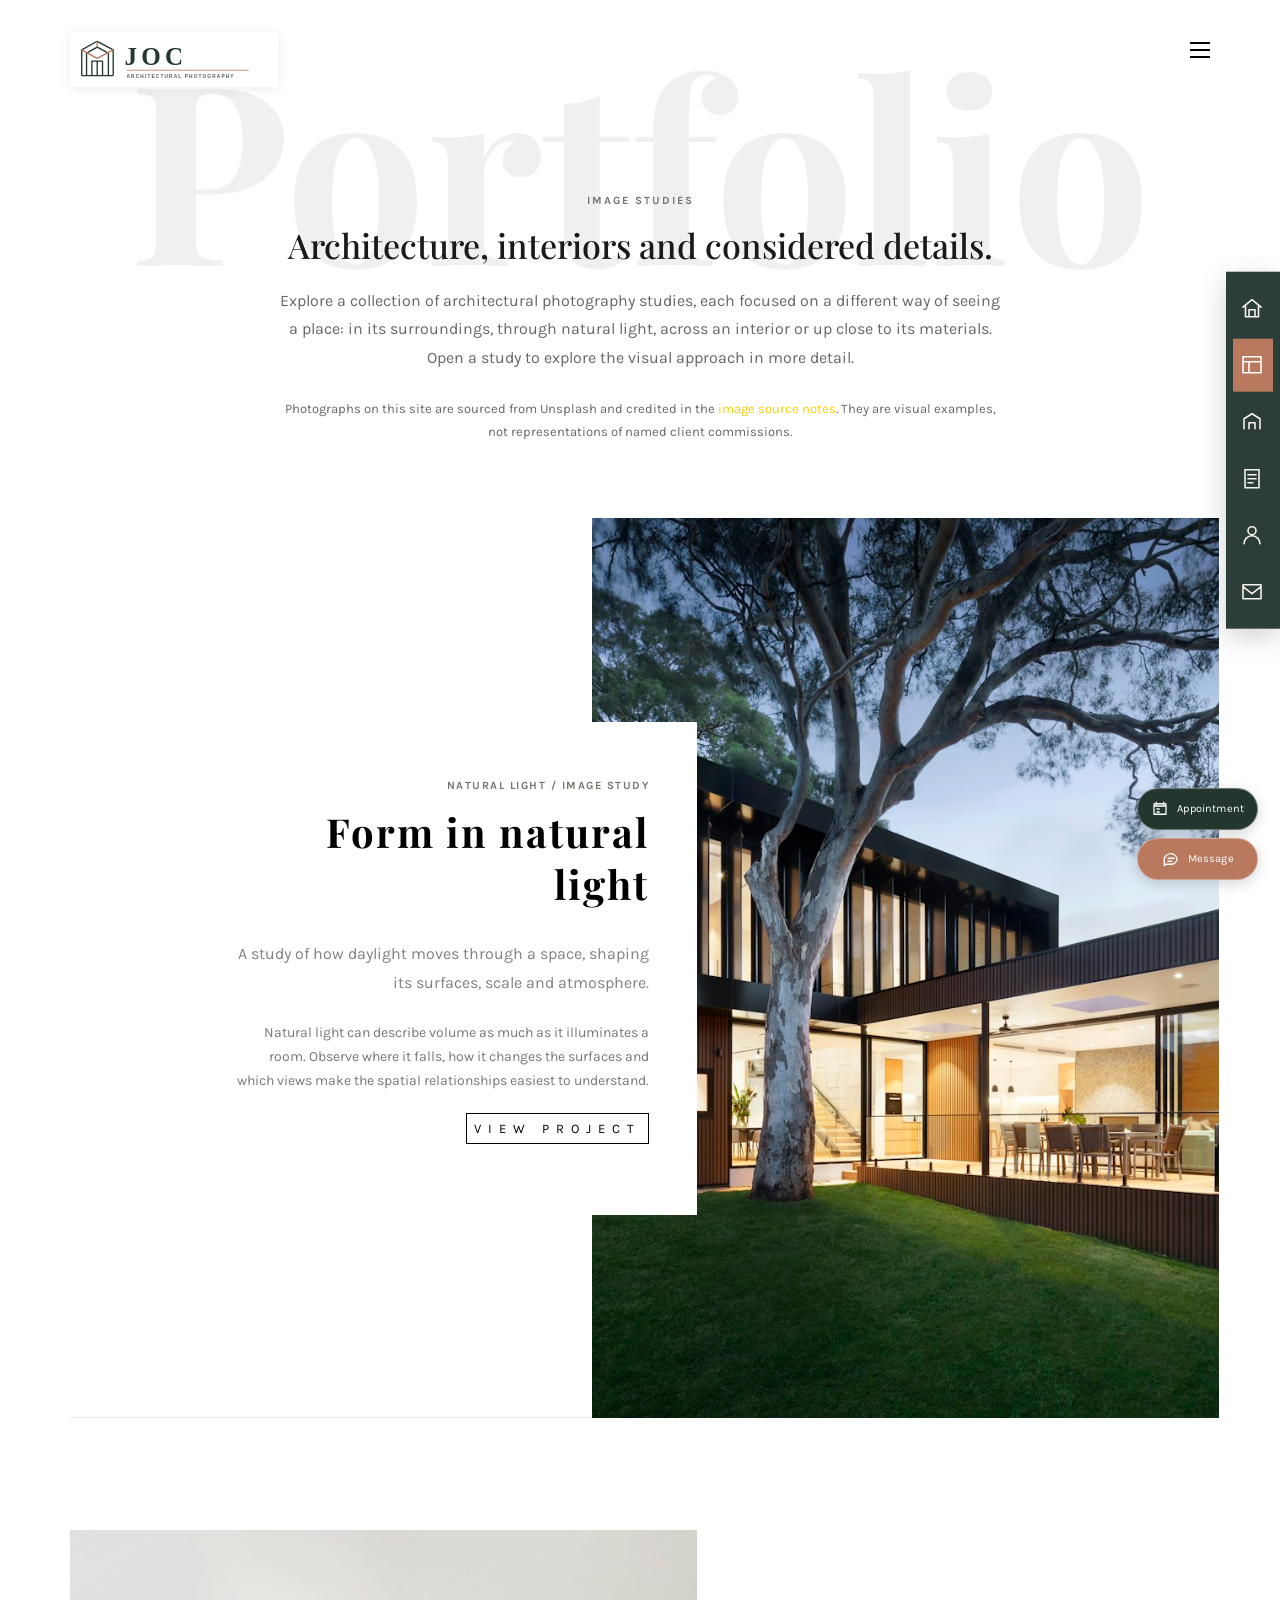
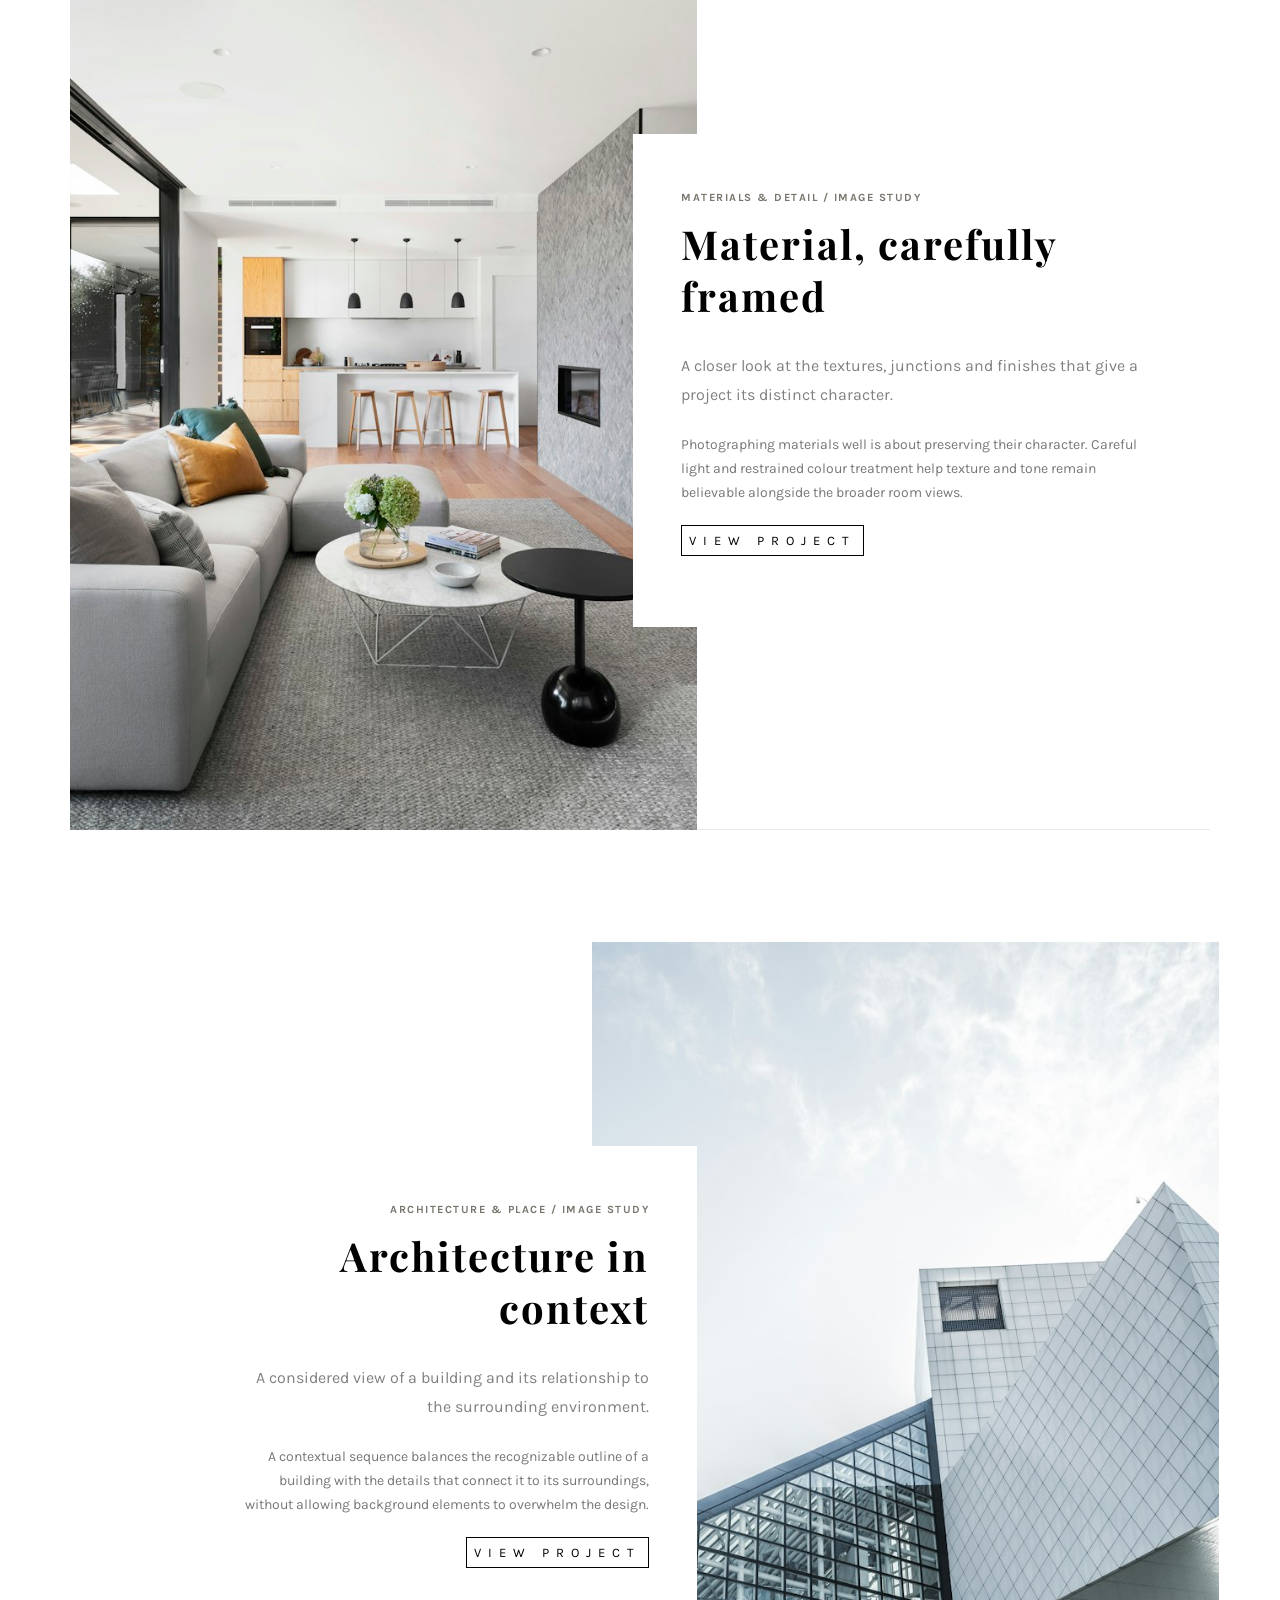
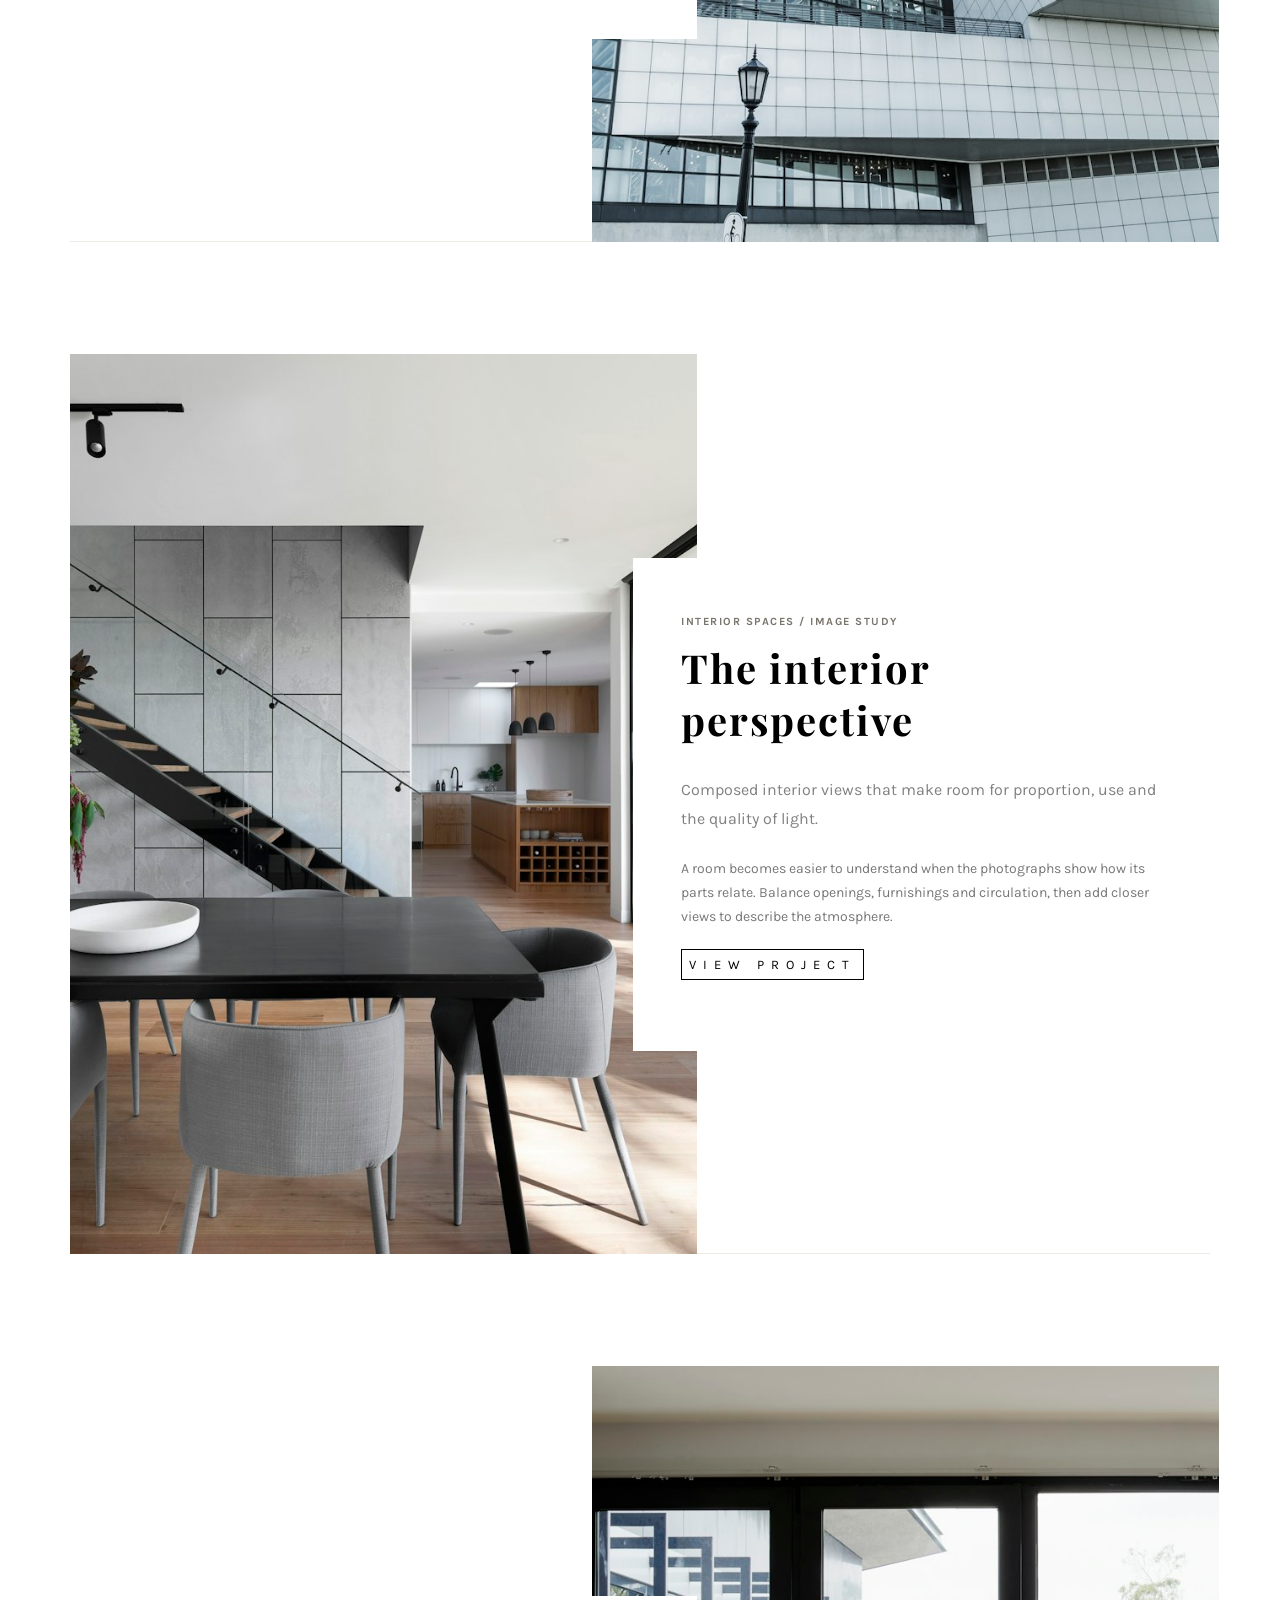
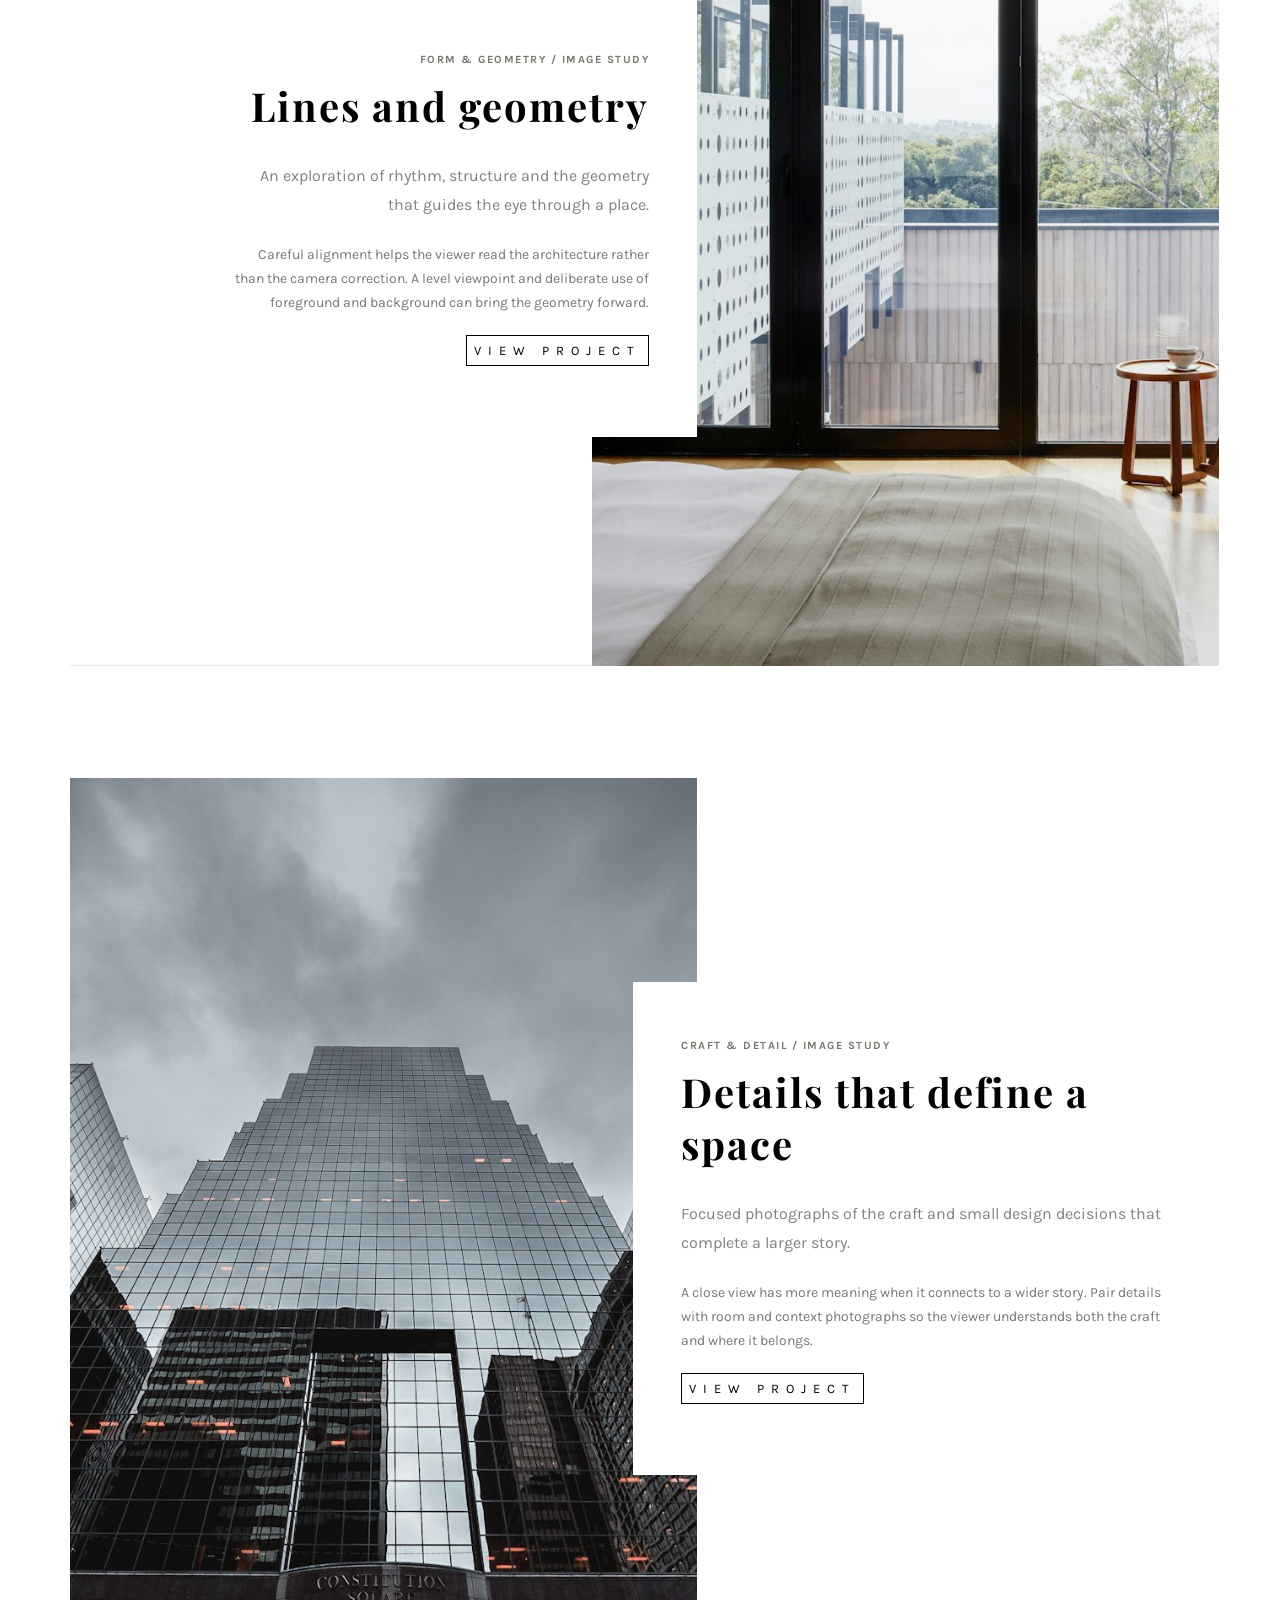
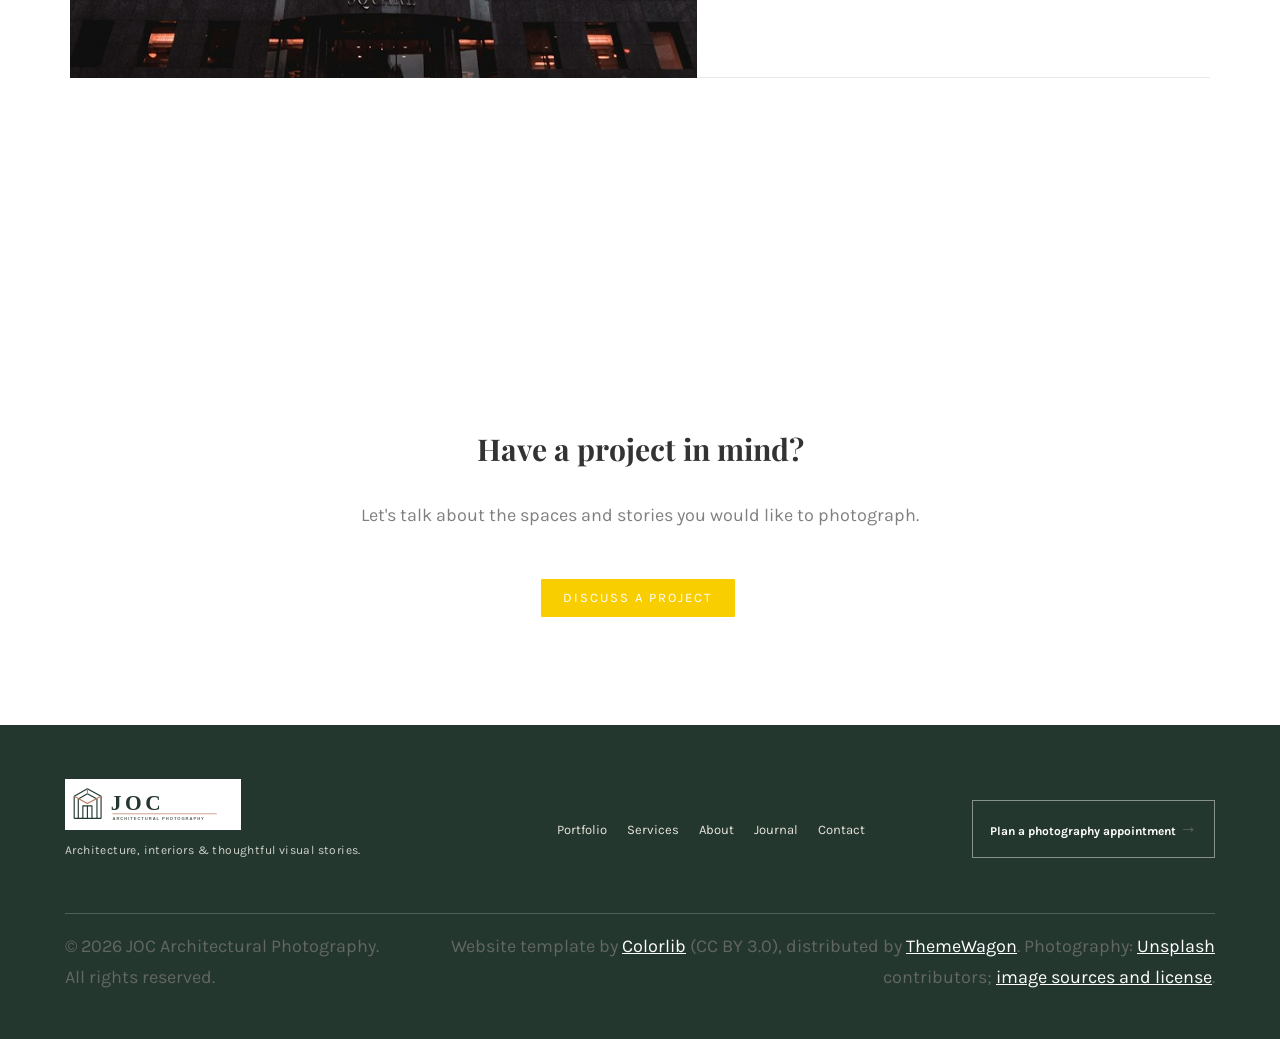
<file: work.html>
<!DOCTYPE HTML>
<html lang="en">
	<head>
	<meta charset="utf-8">
	<meta http-equiv="X-UA-Compatible" content="IE=edge">
	<title>Portfolio | JOC Architectural Photography</title>
	<meta name="viewport" content="width=device-width, initial-scale=1">
	<meta name="description" content="Selected architectural, interior and detail photography by JOC." />
	<meta name="keywords" content="architectural photography portfolio, interiors, buildings" />
	<meta name="author" content="JOC" />

  <!-- Facebook and Twitter integration -->
	<meta property="og:type" content="website"/>
	<meta property="og:title" content="Portfolio | JOC Architectural Photography"/>
	<meta property="og:image" content="images/architecture-04.jpg"/>
	<meta property="og:site_name" content="JOC"/>
	<meta property="og:description" content="Selected architectural, interior and detail photography by JOC."/>
	<meta name="twitter:card" content="summary_large_image" />
	<meta name="twitter:title" content="Portfolio | JOC Architectural Photography" />
	<meta name="twitter:image" content="images/architecture-04.jpg" />

	<!-- Place favicon.ico and apple-touch-icon.png in the root directory -->
	<link rel="icon" type="image/svg+xml" href="favicon.svg">

	<link rel="preconnect" href="https://fonts.googleapis.com">
	<link rel="preconnect" href="https://fonts.gstatic.com" crossorigin>
	<link href="https://fonts.googleapis.com/css?family=Karla:400,700" rel="stylesheet">
	<link href="https://fonts.googleapis.com/css?family=Playfair+Display:400,400i,700" rel="stylesheet">
	
	<!-- Animate.css -->
	<link rel="stylesheet" href="css/animate.css">
	<!-- Icomoon Icon Fonts-->
	<link rel="stylesheet" href="css/icomoon.css">
	<!-- Bootstrap  -->
	<link rel="stylesheet" href="css/bootstrap.css">
	<!-- Owl Carousel -->
	<link rel="stylesheet" href="css/owl.carousel.min.css">
	<link rel="stylesheet" href="css/owl.theme.default.min.css">
	<!-- Magnific Popup -->
	<link rel="stylesheet" href="css/magnific-popup.css">

	<link rel="stylesheet" href="css/style.css">


	<!-- Modernizr JS -->
	<script src="js/modernizr-2.6.2.min.js"></script>
	<!-- FOR IE9 below -->
	<!--[if lt IE 9]>
	<script src="js/respond.min.js"></script>
	<![endif]-->

	</head>
	<body>

	<nav id="colorlib-main-nav" role="navigation">
		<a href="#" class="js-colorlib-nav-toggle colorlib-nav-toggle active" aria-label="Close navigation menu"><i></i></a>
		<div class="js-fullheight colorlib-table">
			<div class="colorlib-table-cell js-fullheight">
				<div class="row">
					<div class="col-md-12">
						<form class="form-group" id="site-search" role="search">
							<input type="search" class="form-control" id="search" placeholder="Search pages..." aria-label="Search pages">
							<button type="submit" class="btn btn-primary" aria-label="Filter pages"><i class="icon-search3" aria-hidden="true"></i></button>
						</form>
					</div>
				</div>
				<div class="row">
					<div class="col-md-12">
						<ul>
							<li><a href="index.html">Home</a></li>
							<li><a href="services.html">Services</a></li>
							<li class="active"><a href="work.html">Portfolio</a></li>
							<li><a href="blog.html">Journal</a></li>
							<li><a href="about.html">About</a></li>
							<li><a href="contact.html">Contact</a></li>
						</ul>
					</div>
				</div>
				<div class="row">
					<div class="col-md-12">
						<h2 class="head-title">Gallery</h2>
						<a href="images/architecture-04.jpg" class="gallery image-popup-link text-center" style="background-image: url(images/architecture-04.jpg);">
							<span><i class="icon-search3"></i></span>
						</a>
						<a href="images/architecture-01.jpg" class="gallery image-popup-link text-center" style="background-image: url(images/architecture-01.jpg);">
							<span><i class="icon-search3"></i></span>
						</a>
						<a href="images/architecture-05.jpg" class="gallery image-popup-link text-center" style="background-image: url(images/architecture-05.jpg);">
							<span><i class="icon-search3"></i></span>
						</a>
						<a href="images/architecture-07.jpg" class="gallery image-popup-link text-center" style="background-image: url(images/architecture-07.jpg);">
							<span><i class="icon-search3"></i></span>
						</a>
					</div>
				</div>
			</div>
		</div>
	</nav>
	
	<div id="colorlib-page">
		<header>
			<div class="container">
				<div class="row">
					<div class="col-md-12">
						<div class="colorlib-navbar-brand">
							<a class="colorlib-logo" href="index.html" aria-label="JOC Architectural Photography home"><img src="images/joc-logo.svg" alt="JOC Architectural Photography" width="192" height="46"></a>
						</div>
						<a href="#" class="js-colorlib-nav-toggle colorlib-nav-toggle" aria-label="Open navigation menu" aria-expanded="false" aria-controls="colorlib-main-nav"><i></i></a>
					</div>
				</div>
			</div>
		</header>
		
		<div id="colorlib-work">
			<div class="container">
				<div class="row text-center">
					<h2 class="bold">Portfolio</h2>
				</div>
				<div class="row bato-portfolio-intro">
					<div class="col-md-8 col-md-offset-2 text-center">
						<span class="bato-eyebrow">Image studies</span>
						<h1>Architecture, interiors and considered details.</h1>
						<p>Explore a collection of architectural photography studies, each focused on a different way of seeing a place: in its surroundings, through natural light, across an interior or up close to its materials. Open a study to explore the visual approach in more detail.</p>
						<p class="bato-source-note">Photographs on this site are sourced from Unsplash and credited in the <a href="images/IMAGE-SOURCES.txt">image source notes</a>. They are visual examples, not representations of named client commissions.</p>
					</div>
				</div>
				<div class="row">
					<div class="col-md-12">
						<div class="work-entry-flex animate-box js-fullheight">
							<div class="col-three-forth js-fullheight">
								<div class="row no-gutters">
									<div class="col-md-12 col-md-push-10 no-gutters">
										<div class="work-img js-fullheight" role="img" aria-label="Architecture in soft natural light" style="background-image: url(images/architecture-04.jpg);">
										</div>
									</div>
								</div>
							</div>
							<div class="col-one-forth js-fullheight">
								<div class="row no-gutters">
									<div class="col-md-12 col-md-pull-12 no-gutters">
										<div class="display-t js-fullheight">
											<div class="display-tc js-fullheight">
												<div class="text-inner text-inner-right">
													<h2><a href="work-single.html?project=1">Form in natural light</a></h2>
													<p>A study of how daylight moves through a space, shaping its surfaces, scale and atmosphere.</p>
													<p><a href="work-single.html?project=1" class="btn-view">View project</a></p>
												</div>
											</div>
										</div>
									</div>
								</div>
							</div>
						</div>
					</div>

					<div class="col-md-12">
						<div class="work-entry-flex animate-box js-fullheight">
							<div class="col-three-forth js-fullheight">
								<div class="row no-gutters">
									<div class="col-md-12 no-gutters">
										<div class="work-img js-fullheight" role="img" aria-label="Architectural materials and interior details" style="background-image: url(images/architecture-01.jpg);">
										</div>
									</div>
								</div>
							</div>
							<div class="col-one-forth js-fullheight">
								<div class="row no-gutters">
									<div class="col-md-12 no-gutters">
										<div class="display-t js-fullheight">
											<div class="display-tc js-fullheight">
												<div class="text-inner text-inner-left">
													<h2><a href="work-single.html?project=2">Material, carefully framed</a></h2>
													<p>A closer look at the textures, junctions and finishes that give a project its distinct character.</p>
													<p><a href="work-single.html?project=2" class="btn-view">View project</a></p>
												</div>
											</div>
										</div>
									</div>
								</div>
							</div>
						</div>
					</div>

					<div class="col-md-12">
						<div class="work-entry-flex animate-box js-fullheight">
							<div class="col-three-forth js-fullheight">
								<div class="row no-gutters">
									<div class="col-md-12 col-md-push-10 no-gutters">
										<div class="work-img js-fullheight" role="img" aria-label="Architecture set in its environment" style="background-image: url(images/architecture-05.jpg);">
										</div>
									</div>
								</div>
							</div>
							<div class="col-one-forth js-fullheight">
								<div class="row no-gutters">
									<div class="col-md-12 col-md-pull-12 no-gutters">
										<div class="display-t js-fullheight">
											<div class="display-tc js-fullheight">
												<div class="text-inner text-inner-right">
													<h2><a href="work-single.html?project=3">Architecture in context</a></h2>
													<p>A considered view of a building and its relationship to the surrounding environment.</p>
													<p><a href="work-single.html?project=3" class="btn-view">View project</a></p>
												</div>
											</div>
										</div>
									</div>
								</div>
							</div>
						</div>
					</div>

					<div class="col-md-12">
						<div class="work-entry-flex animate-box js-fullheight">
							<div class="col-three-forth js-fullheight">
								<div class="row no-gutters">
									<div class="col-md-12 no-gutters">
										<div class="work-img js-fullheight" role="img" aria-label="A considered architectural interior" style="background-image: url(images/architecture-07.jpg);">
										</div>
									</div>
								</div>
							</div>
							<div class="col-one-forth js-fullheight">
								<div class="row no-gutters">
									<div class="col-md-12 no-gutters">
										<div class="display-t js-fullheight">
											<div class="display-tc js-fullheight">
												<div class="text-inner text-inner-left">
													<h2><a href="work-single.html?project=4">The interior perspective</a></h2>
													<p>Composed interior views that make room for proportion, use and the quality of light.</p>
													<p><a href="work-single.html?project=4" class="btn-view">View project</a></p>
												</div>
											</div>
										</div>
									</div>
								</div>
							</div>
						</div>
					</div>

					<div class="col-md-12">
						<div class="work-entry-flex animate-box js-fullheight">
							<div class="col-three-forth js-fullheight">
								<div class="row no-gutters">
									<div class="col-md-12 col-md-push-10 no-gutters">
										<div class="work-img js-fullheight" role="img" aria-label="Architectural lines and geometry" style="background-image: url(images/architecture-09.jpg);">
										</div>
									</div>
								</div>
							</div>
							<div class="col-one-forth js-fullheight">
								<div class="row no-gutters">
									<div class="col-md-12 col-md-pull-12 no-gutters">
										<div class="display-t js-fullheight">
											<div class="display-tc js-fullheight">
												<div class="text-inner text-inner-right">
													<h2><a href="work-single.html?project=5">Lines and geometry</a></h2>
													<p>An exploration of rhythm, structure and the geometry that guides the eye through a place.</p>
													<p><a href="work-single.html?project=5" class="btn-view">View project</a></p>
												</div>
											</div>
										</div>
									</div>
								</div>
							</div>
						</div>
					</div>

					<div class="col-md-12">
						<div class="work-entry-flex animate-box js-fullheight">
							<div class="col-three-forth js-fullheight">
								<div class="row no-gutters">
									<div class="col-md-12 no-gutters">
										<div class="work-img js-fullheight" role="img" aria-label="Architectural structure and detail" style="background-image: url(images/architecture-06.jpg);">
										</div>
									</div>
								</div>
							</div>
							<div class="col-one-forth js-fullheight">
								<div class="row no-gutters">
									<div class="col-md-12 no-gutters">
										<div class="display-t js-fullheight">
											<div class="display-tc js-fullheight">
												<div class="text-inner text-inner-left">
													<h2><a href="work-single.html?project=6">Details that define a space</a></h2>
													<p>Focused photographs of the craft and small design decisions that complete a larger story.</p>
													<p><a href="work-single.html?project=6" class="btn-view">View project</a></p>
												</div>
											</div>
										</div>
									</div>
								</div>
							</div>
						</div>
					</div>
				</div>
			</div>
		</div>
		
		<div id="colorlib-subscribe">
			<div class="overlay"></div>
			<div class="container">
				<div class="row">
					<div class="col-md-8 col-md-offset-2 text-center colorlib-heading animate-box">
						<h2>Have a project in mind?</h2>
						<p>Let's talk about the spaces and stories you would like to photograph.</p>
					</div>
				</div>
				<div class="row animate-box">
					<div class="col-md-6 col-md-offset-3">
						<div class="row">
							<div class="col-md-12">
							<p class="text-center"><a href="contact.html" class="btn btn-primary">Discuss a project</a></p>
							</div>
						</div>
					</div>
				</div>
			</div>
		</div>

		<footer class="bato-site-footer">
			<div class="container">
				<div class="bato-footer-main">
					<div class="bato-footer-brand"><a href="index.html"><img src="images/joc-logo.svg" alt="JOC Architectural Photography" width="176" height="42"><span>Architecture, interiors &amp; thoughtful visual stories.</span></a></div>
					<nav class="bato-footer-links" aria-label="Footer navigation"><a href="work.html">Portfolio</a><a href="services.html">Services</a><a href="about.html">About</a><a href="blog.html">Journal</a><a href="contact.html">Contact</a></nav>
					<a class="bato-footer-booking" href="contact.html?inquiry=appointment#project-inquiry">Plan a photography appointment <span aria-hidden="true">&rarr;</span></a>
				</div>
				<div class="bato-footer-legal">
					<span>&copy;<script>document.write(new Date().getFullYear());</script> JOC Architectural Photography. All rights reserved.</span>
					<span>Website template by <a href="https://colorlib.com" target="_blank" rel="noopener noreferrer">Colorlib</a> (CC BY 3.0), distributed by <a href="https://themewagon.com" target="_blank" rel="noopener noreferrer">ThemeWagon</a>. Photography: <a href="https://unsplash.com" target="_blank" rel="noopener noreferrer">Unsplash</a> contributors; <a href="images/IMAGE-SOURCES.txt">image sources and license</a>.</span>
				</div>
			</div>
		</footer>
	
	</div>

	<!-- jQuery -->
	<script src="js/jquery.min.js"></script>
	<!-- jQuery Easing -->
	<script src="js/jquery.easing.1.3.js"></script>
	<!-- Bootstrap -->
	<script src="js/bootstrap.min.js"></script>
	<!-- Waypoints -->
	<script src="js/jquery.waypoints.min.js"></script>
	<!-- Owl Carousel -->
	<script src="js/owl.carousel.min.js"></script>
	<!-- Magnific Popup -->
	<script src="js/jquery.magnific-popup.min.js"></script>
	<script src="js/magnific-popup-options.js"></script>

	<!-- Main JS (Do not remove) -->
	<script src="js/main.js"></script>

	</body>
</html>
</file>
<file: css/icomoon.css>
@font-face {
  font-family: 'icomoon';
  src:  url('fonts/icomoon.eot?tmere9');
  src:  url('fonts/icomoon.eot?tmere9#iefix') format('embedded-opentype'),
    url('fonts/icomoon.ttf?tmere9') format('truetype'),
    url('fonts/icomoon.woff?tmere9') format('woff'),
    url('fonts/icomoon.svg?tmere9#icomoon') format('svg');
  font-weight: normal;
  font-style: normal;
}

[class^="icon-"], [class*=" icon-"] {
  /* use !important to prevent issues with browser extensions that change fonts */
  font-family: 'icomoon' !important;
  speak: none;
  font-style: normal;
  font-weight: normal;
  font-variant: normal;
  text-transform: none;
  line-height: 1;

  /* Better Font Rendering =========== */
  -webkit-font-smoothing: antialiased;
  -moz-osx-font-smoothing: grayscale;
}

.icon-activity:before {
  content: "\e900";
}
.icon-airplay:before {
  content: "\e901";
}
.icon-alert-circle:before {
  content: "\e902";
}
.icon-alert-octagon:before {
  content: "\e903";
}
.icon-alert-triangle:before {
  content: "\e904";
}
.icon-align-center:before {
  content: "\e905";
}
.icon-align-justify:before {
  content: "\e906";
}
.icon-align-left:before {
  content: "\e907";
}
.icon-align-right:before {
  content: "\e908";
}
.icon-anchor:before {
  content: "\e909";
}
.icon-aperture:before {
  content: "\e90a";
}
.icon-arrow-down3:before {
  content: "\e90b";
}
.icon-arrow-down-circle:before {
  content: "\e90c";
}
.icon-arrow-down-left3:before {
  content: "\e90d";
}
.icon-arrow-down-right3:before {
  content: "\e90e";
}
.icon-arrow-left3:before {
  content: "\e90f";
}
.icon-arrow-left-circle:before {
  content: "\e910";
}
.icon-arrow-right3:before {
  content: "\e911";
}
.icon-arrow-right-circle:before {
  content: "\e912";
}
.icon-arrow-up3:before {
  content: "\e913";
}
.icon-arrow-up-circle:before {
  content: "\e914";
}
.icon-arrow-up-left3:before {
  content: "\e915";
}
.icon-arrow-up-right3:before {
  content: "\e916";
}
.icon-at-sign:before {
  content: "\e917";
}
.icon-award:before {
  content: "\e918";
}
.icon-bar-chart:before {
  content: "\e919";
}
.icon-bar-chart-2:before {
  content: "\e91a";
}
.icon-battery:before {
  content: "\e91b";
}
.icon-battery-charging:before {
  content: "\e91c";
}
.icon-bell2:before {
  content: "\e91d";
}
.icon-bell-off:before {
  content: "\e91e";
}
.icon-bluetooth:before {
  content: "\e91f";
}
.icon-bold2:before {
  content: "\e920";
}
.icon-book2:before {
  content: "\e921";
}
.icon-book-open:before {
  content: "\e922";
}
.icon-bookmark2:before {
  content: "\e923";
}
.icon-box:before {
  content: "\e924";
}
.icon-briefcase2:before {
  content: "\e925";
}
.icon-calendar2:before {
  content: "\e926";
}
.icon-camera2:before {
  content: "\e927";
}
.icon-camera-off:before {
  content: "\e928";
}
.icon-cast:before {
  content: "\e929";
}
.icon-check:before {
  content: "\e92a";
}
.icon-check-circle:before {
  content: "\e92b";
}
.icon-check-square:before {
  content: "\e92c";
}
.icon-chevron-down:before {
  content: "\e92d";
}
.icon-chevron-left:before {
  content: "\e92e";
}
.icon-chevron-right:before {
  content: "\e92f";
}
.icon-chevron-up:before {
  content: "\e930";
}
.icon-chevrons-down:before {
  content: "\e931";
}
.icon-chevrons-left:before {
  content: "\e932";
}
.icon-chevrons-right:before {
  content: "\e933";
}
.icon-chevrons-up:before {
  content: "\e934";
}
.icon-chrome2:before {
  content: "\e935";
}
.icon-circle:before {
  content: "\e936";
}
.icon-clipboard2:before {
  content: "\e937";
}
.icon-clock3:before {
  content: "\e938";
}
.icon-cloud2:before {
  content: "\e939";
}
.icon-cloud-drizzle:before {
  content: "\e93a";
}
.icon-cloud-lightning:before {
  content: "\e93b";
}
.icon-cloud-off:before {
  content: "\e93c";
}
.icon-cloud-rain:before {
  content: "\e93d";
}
.icon-cloud-snow:before {
  content: "\e93e";
}
.icon-code:before {
  content: "\e93f";
}
.icon-codepen2:before {
  content: "\e940";
}
.icon-command2:before {
  content: "\e941";
}
.icon-compass3:before {
  content: "\e942";
}
.icon-copy2:before {
  content: "\e943";
}
.icon-corner-down-left:before {
  content: "\e944";
}
.icon-corner-down-right:before {
  content: "\e945";
}
.icon-corner-left-down:before {
  content: "\e946";
}
.icon-corner-left-up:before {
  content: "\e947";
}
.icon-corner-right-down:before {
  content: "\e948";
}
.icon-corner-right-up:before {
  content: "\e949";
}
.icon-corner-up-left:before {
  content: "\e94a";
}
.icon-corner-up-right:before {
  content: "\e94b";
}
.icon-cpu:before {
  content: "\e94c";
}
.icon-credit-card2:before {
  content: "\e94d";
}
.icon-crop2:before {
  content: "\e94e";
}
.icon-crosshair:before {
  content: "\e94f";
}
.icon-database2:before {
  content: "\e950";
}
.icon-delete:before {
  content: "\e951";
}
.icon-disc:before {
  content: "\e952";
}
.icon-dollar-sign:before {
  content: "\e953";
}
.icon-download4:before {
  content: "\e954";
}
.icon-download-cloud:before {
  content: "\e955";
}
.icon-droplet2:before {
  content: "\e956";
}
.icon-edit:before {
  content: "\e957";
}
.icon-edit-2:before {
  content: "\e958";
}
.icon-edit-3:before {
  content: "\e959";
}
.icon-external-link:before {
  content: "\e95a";
}
.icon-eye2:before {
  content: "\e95b";
}
.icon-eye-off:before {
  content: "\e95c";
}
.icon-facebook3:before {
  content: "\e95d";
}
.icon-fast-forward:before {
  content: "\e95e";
}
.icon-feather:before {
  content: "\e95f";
}
.icon-file:before {
  content: "\e960";
}
.icon-file-minus:before {
  content: "\e961";
}
.icon-file-plus:before {
  content: "\e962";
}
.icon-file-text3:before {
  content: "\e963";
}
.icon-film2:before {
  content: "\e964";
}
.icon-filter2:before {
  content: "\e965";
}
.icon-flag2:before {
  content: "\e966";
}
.icon-folder2:before {
  content: "\e967";
}
.icon-folder-minus2:before {
  content: "\e968";
}
.icon-folder-plus2:before {
  content: "\e969";
}
.icon-git-branch:before {
  content: "\e96a";
}
.icon-git-commit:before {
  content: "\e96b";
}
.icon-git-merge:before {
  content: "\e96c";
}
.icon-git-pull-request:before {
  content: "\e96d";
}
.icon-github2:before {
  content: "\e96e";
}
.icon-gitlab:before {
  content: "\e96f";
}
.icon-globe:before {
  content: "\e970";
}
.icon-grid:before {
  content: "\e971";
}
.icon-hard-drive:before {
  content: "\e972";
}
.icon-hash:before {
  content: "\e973";
}
.icon-headphones2:before {
  content: "\e974";
}
.icon-heart2:before {
  content: "\e975";
}
.icon-help-circle:before {
  content: "\e976";
}
.icon-home4:before {
  content: "\e977";
}
.icon-image2:before {
  content: "\e978";
}
.icon-inbox:before {
  content: "\e979";
}
.icon-info2:before {
  content: "\e97a";
}
.icon-instagram2:before {
  content: "\e97b";
}
.icon-italic2:before {
  content: "\e97c";
}
.icon-layers:before {
  content: "\e97d";
}
.icon-layout:before {
  content: "\e97e";
}
.icon-life-buoy:before {
  content: "\e97f";
}
.icon-link2:before {
  content: "\e980";
}
.icon-link-2:before {
  content: "\e981";
}
.icon-linkedin3:before {
  content: "\e982";
}
.icon-list3:before {
  content: "\e983";
}
.icon-loader:before {
  content: "\e984";
}
.icon-lock2:before {
  content: "\e985";
}
.icon-log-in:before {
  content: "\e986";
}
.icon-log-out:before {
  content: "\e987";
}
.icon-mail5:before {
  content: "\e988";
}
.icon-map3:before {
  content: "\e989";
}
.icon-map-pin:before {
  content: "\e98a";
}
.icon-maximize:before {
  content: "\e98b";
}
.icon-maximize-2:before {
  content: "\e98c";
}
.icon-menu5:before {
  content: "\e98d";
}
.icon-message-circle:before {
  content: "\e98e";
}
.icon-message-square:before {
  content: "\e98f";
}
.icon-mic2:before {
  content: "\e990";
}
.icon-mic-off:before {
  content: "\e991";
}
.icon-minimize:before {
  content: "\e992";
}
.icon-minimize-2:before {
  content: "\e993";
}
.icon-minus2:before {
  content: "\e994";
}
.icon-minus-circle:before {
  content: "\e995";
}
.icon-minus-square:before {
  content: "\e996";
}
.icon-monitor:before {
  content: "\e997";
}
.icon-moon:before {
  content: "\e998";
}
.icon-more-horizontal:before {
  content: "\e999";
}
.icon-more-vertical:before {
  content: "\e99a";
}
.icon-move:before {
  content: "\e99b";
}
.icon-music2:before {
  content: "\e99c";
}
.icon-navigation:before {
  content: "\e99d";
}
.icon-navigation-2:before {
  content: "\e99e";
}
.icon-octagon:before {
  content: "\e99f";
}
.icon-package:before {
  content: "\e9a0";
}
.icon-paperclip:before {
  content: "\e9a1";
}
.icon-pause3:before {
  content: "\e9a2";
}
.icon-pause-circle:before {
  content: "\e9a3";
}
.icon-percent:before {
  content: "\e9a4";
}
.icon-phone2:before {
  content: "\e9a5";
}
.icon-phone-call:before {
  content: "\e9a6";
}
.icon-phone-forwarded:before {
  content: "\e9a7";
}
.icon-phone-incoming:before {
  content: "\e9a8";
}
.icon-phone-missed:before {
  content: "\e9a9";
}
.icon-phone-off:before {
  content: "\e9aa";
}
.icon-phone-outgoing:before {
  content: "\e9ab";
}
.icon-pie-chart2:before {
  content: "\e9ac";
}
.icon-play4:before {
  content: "\e9ad";
}
.icon-play-circle:before {
  content: "\e9ae";
}
.icon-plus2:before {
  content: "\e9af";
}
.icon-plus-circle:before {
  content: "\e9b0";
}
.icon-plus-square:before {
  content: "\e9b1";
}
.icon-pocket:before {
  content: "\e9b2";
}
.icon-power2:before {
  content: "\e9b3";
}
.icon-printer2:before {
  content: "\e9b4";
}
.icon-radio:before {
  content: "\e9b5";
}
.icon-refresh-ccw:before {
  content: "\e9b6";
}
.icon-refresh-cw:before {
  content: "\e9b7";
}
.icon-repeat:before {
  content: "\e9b8";
}
.icon-rewind:before {
  content: "\e9b9";
}
.icon-rotate-ccw:before {
  content: "\e9ba";
}
.icon-rotate-cw:before {
  content: "\e9bb";
}
.icon-rss3:before {
  content: "\e9bc";
}
.icon-save:before {
  content: "\e9bd";
}
.icon-scissors2:before {
  content: "\e9be";
}
.icon-search2:before {
  content: "\e9bf";
}
.icon-send:before {
  content: "\e9c0";
}
.icon-server:before {
  content: "\e9c1";
}
.icon-settings:before {
  content: "\e9c2";
}
.icon-share3:before {
  content: "\e9c3";
}
.icon-share-2:before {
  content: "\e9c4";
}
.icon-shield2:before {
  content: "\e9c5";
}
.icon-shield-off:before {
  content: "\e9c6";
}
.icon-shopping-bag:before {
  content: "\e9c7";
}
.icon-shopping-cart:before {
  content: "\e9c8";
}
.icon-shuffle2:before {
  content: "\e9c9";
}
.icon-sidebar:before {
  content: "\e9ca";
}
.icon-skip-back:before {
  content: "\e9cb";
}
.icon-skip-forward:before {
  content: "\e9cc";
}
.icon-slack:before {
  content: "\e9cd";
}
.icon-slash:before {
  content: "\e9ce";
}
.icon-sliders:before {
  content: "\e9cf";
}
.icon-smartphone:before {
  content: "\e9d0";
}
.icon-speaker:before {
  content: "\e9d1";
}
.icon-square:before {
  content: "\e9d2";
}
.icon-star:before {
  content: "\e9d3";
}
.icon-stop-circle:before {
  content: "\e9d4";
}
.icon-sun2:before {
  content: "\e9d5";
}
.icon-sunrise:before {
  content: "\e9d6";
}
.icon-sunset:before {
  content: "\e9d7";
}
.icon-tablet2:before {
  content: "\e9d8";
}
.icon-tag:before {
  content: "\e9d9";
}
.icon-target2:before {
  content: "\e9da";
}
.icon-terminal2:before {
  content: "\e9db";
}
.icon-thermometer:before {
  content: "\e9dc";
}
.icon-thumbs-down:before {
  content: "\e9dd";
}
.icon-thumbs-up:before {
  content: "\e9de";
}
.icon-toggle-left:before {
  content: "\e9df";
}
.icon-toggle-right:before {
  content: "\e9e0";
}
.icon-trash:before {
  content: "\e9e1";
}
.icon-trash-2:before {
  content: "\e9e2";
}
.icon-trending-down:before {
  content: "\e9e3";
}
.icon-trending-up:before {
  content: "\e9e4";
}
.icon-triangle:before {
  content: "\e9e5";
}
.icon-truck2:before {
  content: "\e9e6";
}
.icon-tv2:before {
  content: "\e9e7";
}
.icon-twitter2:before {
  content: "\e9e8";
}
.icon-type:before {
  content: "\e9e9";
}
.icon-umbrella:before {
  content: "\e9ea";
}
.icon-underline2:before {
  content: "\e9eb";
}
.icon-unlock:before {
  content: "\e9ec";
}
.icon-upload4:before {
  content: "\e9ed";
}
.icon-upload-cloud:before {
  content: "\e9ee";
}
.icon-user2:before {
  content: "\e9ef";
}
.icon-user-check2:before {
  content: "\e9f0";
}
.icon-user-minus2:before {
  content: "\e9f1";
}
.icon-user-plus2:before {
  content: "\e9f2";
}
.icon-user-x:before {
  content: "\e9f3";
}
.icon-users2:before {
  content: "\e9f4";
}
.icon-video:before {
  content: "\e9f5";
}
.icon-video-off:before {
  content: "\e9f6";
}
.icon-voicemail:before {
  content: "\e9f7";
}
.icon-volume:before {
  content: "\e9f8";
}
.icon-volume-1:before {
  content: "\e9f9";
}
.icon-volume-2:before {
  content: "\e9fa";
}
.icon-volume-x:before {
  content: "\e9fb";
}
.icon-watch:before {
  content: "\e9fc";
}
.icon-wifi:before {
  content: "\e9fd";
}
.icon-wifi-off:before {
  content: "\e9fe";
}
.icon-wind:before {
  content: "\e9ff";
}
.icon-x:before {
  content: "\ea00";
}
.icon-x-circle:before {
  content: "\ea01";
}
.icon-x-square:before {
  content: "\ea02";
}
.icon-zap:before {
  content: "\ea03";
}
.icon-zap-off:before {
  content: "\ea04";
}
.icon-zoom-in2:before {
  content: "\ea05";
}
.icon-zoom-out2:before {
  content: "\ea06";
}
.icon-times:before {
  content: "\ea07";
}
.icon-tick:before {
  content: "\ea08";
}
.icon-plus3:before {
  content: "\ea09";
}
.icon-minus3:before {
  content: "\ea0a";
}
.icon-equals:before {
  content: "\ea0b";
}
.icon-divide:before {
  content: "\ea0c";
}
.icon-chevron-right2:before {
  content: "\ea0d";
}
.icon-chevron-left2:before {
  content: "\ea0e";
}
.icon-arrow-right-thick:before {
  content: "\ea0f";
}
.icon-arrow-left-thick:before {
  content: "\ea10";
}
.icon-th-small:before {
  content: "\ea11";
}
.icon-th-menu:before {
  content: "\ea12";
}
.icon-th-list:before {
  content: "\ea13";
}
.icon-th-large:before {
  content: "\ea14";
}
.icon-home5:before {
  content: "\ea15";
}
.icon-arrow-forward:before {
  content: "\ea16";
}
.icon-arrow-back:before {
  content: "\ea17";
}
.icon-rss4:before {
  content: "\ea18";
}
.icon-location3:before {
  content: "\ea19";
}
.icon-link3:before {
  content: "\ea1a";
}
.icon-image3:before {
  content: "\ea1b";
}
.icon-arrow-up-thick:before {
  content: "\ea1c";
}
.icon-arrow-down-thick:before {
  content: "\ea1d";
}
.icon-starburst:before {
  content: "\ea1e";
}
.icon-starburst-outline:before {
  content: "\ea1f";
}
.icon-star2:before {
  content: "\ea20";
}
.icon-flow-children:before {
  content: "\ea21";
}
.icon-export:before {
  content: "\ea22";
}
.icon-delete2:before {
  content: "\ea23";
}
.icon-delete-outline:before {
  content: "\ea24";
}
.icon-cloud-storage:before {
  content: "\ea25";
}
.icon-wi-fi:before {
  content: "\ea26";
}
.icon-heart3:before {
  content: "\ea27";
}
.icon-flash:before {
  content: "\ea28";
}
.icon-cancel:before {
  content: "\ea29";
}
.icon-backspace:before {
  content: "\ea2a";
}
.icon-attachment2:before {
  content: "\ea2b";
}
.icon-arrow-move:before {
  content: "\ea2c";
}
.icon-warning2:before {
  content: "\ea2d";
}
.icon-user3:before {
  content: "\ea2e";
}
.icon-radar:before {
  content: "\ea2f";
}
.icon-lock-open:before {
  content: "\ea30";
}
.icon-lock-closed:before {
  content: "\ea31";
}
.icon-location-arrow:before {
  content: "\ea32";
}
.icon-info3:before {
  content: "\ea33";
}
.icon-user-delete:before {
  content: "\ea34";
}
.icon-user-add:before {
  content: "\ea35";
}
.icon-media-pause:before {
  content: "\ea36";
}
.icon-group:before {
  content: "\ea37";
}
.icon-chart-pie:before {
  content: "\ea38";
}
.icon-chart-line:before {
  content: "\ea39";
}
.icon-chart-bar:before {
  content: "\ea3a";
}
.icon-chart-area:before {
  content: "\ea3b";
}
.icon-video2:before {
  content: "\ea3c";
}
.icon-point-of-interest:before {
  content: "\ea3d";
}
.icon-infinity:before {
  content: "\ea3e";
}
.icon-globe2:before {
  content: "\ea3f";
}
.icon-eye3:before {
  content: "\ea40";
}
.icon-cog2:before {
  content: "\ea41";
}
.icon-camera3:before {
  content: "\ea42";
}
.icon-upload5:before {
  content: "\ea43";
}
.icon-scissors3:before {
  content: "\ea44";
}
.icon-refresh:before {
  content: "\ea45";
}
.icon-pin:before {
  content: "\ea46";
}
.icon-key3:before {
  content: "\ea47";
}
.icon-info-large:before {
  content: "\ea48";
}
.icon-eject2:before {
  content: "\ea49";
}
.icon-download5:before {
  content: "\ea4a";
}
.icon-zoom:before {
  content: "\ea4b";
}
.icon-zoom-out3:before {
  content: "\ea4c";
}
.icon-zoom-in3:before {
  content: "\ea4d";
}
.icon-sort-numerically:before {
  content: "\ea4e";
}
.icon-sort-alphabetically:before {
  content: "\ea4f";
}
.icon-input-checked:before {
  content: "\ea50";
}
.icon-calender:before {
  content: "\ea51";
}
.icon-world:before {
  content: "\ea52";
}
.icon-notes:before {
  content: "\ea53";
}
.icon-code2:before {
  content: "\ea54";
}
.icon-arrow-sync:before {
  content: "\ea55";
}
.icon-arrow-shuffle:before {
  content: "\ea56";
}
.icon-arrow-repeat:before {
  content: "\ea57";
}
.icon-arrow-minimise:before {
  content: "\ea58";
}
.icon-arrow-maximise:before {
  content: "\ea59";
}
.icon-arrow-loop:before {
  content: "\ea5a";
}
.icon-anchor2:before {
  content: "\ea5b";
}
.icon-spanner:before {
  content: "\ea5c";
}
.icon-puzzle:before {
  content: "\ea5d";
}
.icon-power3:before {
  content: "\ea5e";
}
.icon-plane:before {
  content: "\ea5f";
}
.icon-pi:before {
  content: "\ea60";
}
.icon-phone3:before {
  content: "\ea61";
}
.icon-microphone:before {
  content: "\ea62";
}
.icon-media-rewind:before {
  content: "\ea63";
}
.icon-flag3:before {
  content: "\ea64";
}
.icon-adjust-brightness:before {
  content: "\ea65";
}
.icon-waves:before {
  content: "\ea66";
}
.icon-social-twitter:before {
  content: "\ea67";
}
.icon-social-facebook:before {
  content: "\ea68";
}
.icon-social-dribbble:before {
  content: "\ea69";
}
.icon-media-stop:before {
  content: "\ea6a";
}
.icon-media-record:before {
  content: "\ea6b";
}
.icon-media-play:before {
  content: "\ea6c";
}
.icon-media-fast-forward:before {
  content: "\ea6d";
}
.icon-media-eject:before {
  content: "\ea6e";
}
.icon-social-vimeo:before {
  content: "\ea6f";
}
.icon-social-tumbler:before {
  content: "\ea70";
}
.icon-social-skype:before {
  content: "\ea71";
}
.icon-social-pinterest:before {
  content: "\ea72";
}
.icon-social-linkedin:before {
  content: "\ea73";
}
.icon-social-last-fm:before {
  content: "\ea74";
}
.icon-social-github:before {
  content: "\ea75";
}
.icon-social-flickr:before {
  content: "\ea76";
}
.icon-at:before {
  content: "\ea77";
}
.icon-times-outline:before {
  content: "\ea78";
}
.icon-plus-outline:before {
  content: "\ea79";
}
.icon-minus-outline:before {
  content: "\ea7a";
}
.icon-tick-outline:before {
  content: "\ea7b";
}
.icon-th-large-outline:before {
  content: "\ea7c";
}
.icon-equals-outline:before {
  content: "\ea7d";
}
.icon-divide-outline:before {
  content: "\ea7e";
}
.icon-chevron-right-outline:before {
  content: "\ea7f";
}
.icon-chevron-left-outline:before {
  content: "\ea80";
}
.icon-arrow-right-outline:before {
  content: "\ea81";
}
.icon-arrow-left-outline:before {
  content: "\ea82";
}
.icon-th-small-outline:before {
  content: "\ea83";
}
.icon-th-menu-outline:before {
  content: "\ea84";
}
.icon-th-list-outline:before {
  content: "\ea85";
}
.icon-news:before {
  content: "\ea86";
}
.icon-home-outline:before {
  content: "\ea87";
}
.icon-arrow-up-outline:before {
  content: "\ea88";
}
.icon-arrow-forward-outline:before {
  content: "\ea89";
}
.icon-arrow-down-outline:before {
  content: "\ea8a";
}
.icon-arrow-back-outline:before {
  content: "\ea8b";
}
.icon-trash2:before {
  content: "\ea8c";
}
.icon-rss-outline:before {
  content: "\ea8d";
}
.icon-message:before {
  content: "\ea8e";
}
.icon-location-outline:before {
  content: "\ea8f";
}
.icon-link-outline:before {
  content: "\ea90";
}
.icon-image-outline:before {
  content: "\ea91";
}
.icon-export-outline:before {
  content: "\ea92";
}
.icon-cross2:before {
  content: "\ea93";
}
.icon-wi-fi-outline:before {
  content: "\ea94";
}
.icon-star-outline:before {
  content: "\ea95";
}
.icon-media-pause-outline:before {
  content: "\ea96";
}
.icon-mail6:before {
  content: "\ea97";
}
.icon-heart-outline:before {
  content: "\ea98";
}
.icon-flash-outline:before {
  content: "\ea99";
}
.icon-cancel-outline:before {
  content: "\ea9a";
}
.icon-beaker:before {
  content: "\ea9b";
}
.icon-arrow-move-outline:before {
  content: "\ea9c";
}
.icon-watch2:before {
  content: "\ea9d";
}
.icon-warning-outline:before {
  content: "\ea9e";
}
.icon-time:before {
  content: "\ea9f";
}
.icon-radar-outline:before {
  content: "\eaa0";
}
.icon-lock-open-outline:before {
  content: "\eaa1";
}
.icon-location-arrow-outline:before {
  content: "\eaa2";
}
.icon-info-outline:before {
  content: "\eaa3";
}
.icon-backspace-outline:before {
  content: "\eaa4";
}
.icon-attachment-outline:before {
  content: "\eaa5";
}
.icon-user-outline:before {
  content: "\eaa6";
}
.icon-user-delete-outline:before {
  content: "\eaa7";
}
.icon-user-add-outline:before {
  content: "\eaa8";
}
.icon-lock-closed-outline:before {
  content: "\eaa9";
}
.icon-group-outline:before {
  content: "\eaaa";
}
.icon-chart-pie-outline:before {
  content: "\eaab";
}
.icon-chart-line-outline:before {
  content: "\eaac";
}
.icon-chart-bar-outline:before {
  content: "\eaad";
}
.icon-chart-area-outline:before {
  content: "\eaae";
}
.icon-video-outline:before {
  content: "\eaaf";
}
.icon-point-of-interest-outline:before {
  content: "\eab0";
}
.icon-map4:before {
  content: "\eab1";
}
.icon-key-outline:before {
  content: "\eab2";
}
.icon-infinity-outline:before {
  content: "\eab3";
}
.icon-globe-outline:before {
  content: "\eab4";
}
.icon-eye-outline:before {
  content: "\eab5";
}
.icon-cog-outline:before {
  content: "\eab6";
}
.icon-camera-outline:before {
  content: "\eab7";
}
.icon-upload-outline:before {
  content: "\eab8";
}
.icon-support:before {
  content: "\eab9";
}
.icon-scissors-outline:before {
  content: "\eaba";
}
.icon-refresh-outline:before {
  content: "\eabb";
}
.icon-info-large-outline:before {
  content: "\eabc";
}
.icon-eject-outline:before {
  content: "\eabd";
}
.icon-download-outline:before {
  content: "\eabe";
}
.icon-battery-mid:before {
  content: "\eabf";
}
.icon-battery-low:before {
  content: "\eac0";
}
.icon-battery-high:before {
  content: "\eac1";
}
.icon-zoom-outline:before {
  content: "\eac2";
}
.icon-zoom-out-outline:before {
  content: "\eac3";
}
.icon-zoom-in-outline:before {
  content: "\eac4";
}
.icon-tag2:before {
  content: "\eac5";
}
.icon-tabs-outline:before {
  content: "\eac6";
}
.icon-pin-outline:before {
  content: "\eac7";
}
.icon-message-typing:before {
  content: "\eac8";
}
.icon-directions:before {
  content: "\eac9";
}
.icon-battery-full:before {
  content: "\eaca";
}
.icon-battery-charge:before {
  content: "\eacb";
}
.icon-pipette:before {
  content: "\eacc";
}
.icon-pencil3:before {
  content: "\eacd";
}
.icon-folder3:before {
  content: "\eace";
}
.icon-folder-delete:before {
  content: "\eacf";
}
.icon-folder-add:before {
  content: "\ead0";
}
.icon-edit2:before {
  content: "\ead1";
}
.icon-document:before {
  content: "\ead2";
}
.icon-document-delete:before {
  content: "\ead3";
}
.icon-document-add:before {
  content: "\ead4";
}
.icon-brush:before {
  content: "\ead5";
}
.icon-thumbs-up2:before {
  content: "\ead6";
}
.icon-thumbs-down2:before {
  content: "\ead7";
}
.icon-pen2:before {
  content: "\ead8";
}
.icon-sort-numerically-outline:before {
  content: "\ead9";
}
.icon-sort-alphabetically-outline:before {
  content: "\eada";
}
.icon-social-last-fm-circular:before {
  content: "\eadb";
}
.icon-social-github-circular:before {
  content: "\eadc";
}
.icon-compass4:before {
  content: "\eadd";
}
.icon-bookmark3:before {
  content: "\eade";
}
.icon-input-checked-outline:before {
  content: "\eadf";
}
.icon-code-outline:before {
  content: "\eae0";
}
.icon-calender-outline:before {
  content: "\eae1";
}
.icon-business-card:before {
  content: "\eae2";
}
.icon-arrow-up4:before {
  content: "\eae3";
}
.icon-arrow-sync-outline:before {
  content: "\eae4";
}
.icon-arrow-right4:before {
  content: "\eae5";
}
.icon-arrow-repeat-outline:before {
  content: "\eae6";
}
.icon-arrow-loop-outline:before {
  content: "\eae7";
}
.icon-arrow-left4:before {
  content: "\eae8";
}
.icon-flow-switch:before {
  content: "\eae9";
}
.icon-flow-parallel:before {
  content: "\eaea";
}
.icon-flow-merge:before {
  content: "\eaeb";
}
.icon-document-text:before {
  content: "\eaec";
}
.icon-clipboard3:before {
  content: "\eaed";
}
.icon-calculator2:before {
  content: "\eaee";
}
.icon-arrow-minimise-outline:before {
  content: "\eaef";
}
.icon-arrow-maximise-outline:before {
  content: "\eaf0";
}
.icon-arrow-down4:before {
  content: "\eaf1";
}
.icon-gift2:before {
  content: "\eaf2";
}
.icon-film3:before {
  content: "\eaf3";
}
.icon-database3:before {
  content: "\eaf4";
}
.icon-bell3:before {
  content: "\eaf5";
}
.icon-anchor-outline:before {
  content: "\eaf6";
}
.icon-adjust-contrast:before {
  content: "\eaf7";
}
.icon-world-outline:before {
  content: "\eaf8";
}
.icon-shopping-bag2:before {
  content: "\eaf9";
}
.icon-power-outline:before {
  content: "\eafa";
}
.icon-notes-outline:before {
  content: "\eafb";
}
.icon-device-tablet:before {
  content: "\eafc";
}
.icon-device-phone:before {
  content: "\eafd";
}
.icon-device-laptop:before {
  content: "\eafe";
}
.icon-device-desktop:before {
  content: "\eaff";
}
.icon-briefcase3:before {
  content: "\eb00";
}
.icon-stopwatch2:before {
  content: "\eb01";
}
.icon-spanner-outline:before {
  content: "\eb02";
}
.icon-puzzle-outline:before {
  content: "\eb03";
}
.icon-printer3:before {
  content: "\eb04";
}
.icon-pi-outline:before {
  content: "\eb05";
}
.icon-lightbulb:before {
  content: "\eb06";
}
.icon-flag-outline:before {
  content: "\eb07";
}
.icon-contacts:before {
  content: "\eb08";
}
.icon-archive:before {
  content: "\eb09";
}
.icon-weather-stormy:before {
  content: "\eb0a";
}
.icon-weather-shower:before {
  content: "\eb0b";
}
.icon-weather-partly-sunny:before {
  content: "\eb0c";
}
.icon-weather-downpour:before {
  content: "\eb0d";
}
.icon-weather-cloudy:before {
  content: "\eb0e";
}
.icon-plane-outline:before {
  content: "\eb0f";
}
.icon-phone-outline:before {
  content: "\eb10";
}
.icon-microphone-outline:before {
  content: "\eb11";
}
.icon-weather-windy:before {
  content: "\eb12";
}
.icon-weather-windy-cloudy:before {
  content: "\eb13";
}
.icon-weather-sunny:before {
  content: "\eb14";
}
.icon-weather-snow:before {
  content: "\eb15";
}
.icon-weather-night:before {
  content: "\eb16";
}
.icon-media-stop-outline:before {
  content: "\eb17";
}
.icon-media-rewind-outline:before {
  content: "\eb18";
}
.icon-media-record-outline:before {
  content: "\eb19";
}
.icon-media-play-outline:before {
  content: "\eb1a";
}
.icon-media-fast-forward-outline:before {
  content: "\eb1b";
}
.icon-media-eject-outline:before {
  content: "\eb1c";
}
.icon-wine:before {
  content: "\eb1d";
}
.icon-waves-outline:before {
  content: "\eb1e";
}
.icon-ticket2:before {
  content: "\eb1f";
}
.icon-tags:before {
  content: "\eb20";
}
.icon-plug:before {
  content: "\eb21";
}
.icon-headphones3:before {
  content: "\eb22";
}
.icon-credit-card3:before {
  content: "\eb23";
}
.icon-coffee:before {
  content: "\eb24";
}
.icon-book3:before {
  content: "\eb25";
}
.icon-beer:before {
  content: "\eb26";
}
.icon-volume2:before {
  content: "\eb27";
}
.icon-volume-up:before {
  content: "\eb28";
}
.icon-volume-mute3:before {
  content: "\eb29";
}
.icon-volume-down:before {
  content: "\eb2a";
}
.icon-social-vimeo-circular:before {
  content: "\eb2b";
}
.icon-social-twitter-circular:before {
  content: "\eb2c";
}
.icon-social-pinterest-circular:before {
  content: "\eb2d";
}
.icon-social-linkedin-circular:before {
  content: "\eb2e";
}
.icon-social-facebook-circular:before {
  content: "\eb2f";
}
.icon-social-dribbble-circular:before {
  content: "\eb30";
}
.icon-tree2:before {
  content: "\eb31";
}
.icon-thermometer2:before {
  content: "\eb32";
}
.icon-social-tumbler-circular:before {
  content: "\eb33";
}
.icon-social-skype-outline:before {
  content: "\eb34";
}
.icon-social-flickr-circular:before {
  content: "\eb35";
}
.icon-social-at-circular:before {
  content: "\eb36";
}
.icon-shopping-cart2:before {
  content: "\eb37";
}
.icon-messages:before {
  content: "\eb38";
}
.icon-leaf2:before {
  content: "\eb39";
}
.icon-feather2:before {
  content: "\eb3a";
}
.icon-box2:before {
  content: "\eb3b";
}
.icon-write:before {
  content: "\eb3c";
}
.icon-clock4:before {
  content: "\eb3d";
}
.icon-reply2:before {
  content: "\eb3e";
}
.icon-reply-all:before {
  content: "\eb3f";
}
.icon-forward4:before {
  content: "\eb40";
}
.icon-flag4:before {
  content: "\eb41";
}
.icon-search3:before {
  content: "\eb42";
}
.icon-trash3:before {
  content: "\eb43";
}
.icon-envelope:before {
  content: "\eb44";
}
.icon-bubble3:before {
  content: "\eb45";
}
.icon-bubbles5:before {
  content: "\eb46";
}
.icon-user4:before {
  content: "\eb47";
}
.icon-users3:before {
  content: "\eb48";
}
.icon-cloud3:before {
  content: "\eb49";
}
.icon-download6:before {
  content: "\eb4a";
}
.icon-upload6:before {
  content: "\eb4b";
}
.icon-rain:before {
  content: "\eb4c";
}
.icon-sun3:before {
  content: "\eb4d";
}
.icon-moon2:before {
  content: "\eb4e";
}
.icon-bell4:before {
  content: "\eb4f";
}
.icon-folder4:before {
  content: "\eb50";
}
.icon-pin2:before {
  content: "\eb51";
}
.icon-sound:before {
  content: "\eb52";
}
.icon-microphone2:before {
  content: "\eb53";
}
.icon-camera4:before {
  content: "\eb54";
}
.icon-image4:before {
  content: "\eb55";
}
.icon-cog3:before {
  content: "\eb56";
}
.icon-calendar3:before {
  content: "\eb57";
}
.icon-book4:before {
  content: "\eb58";
}
.icon-map-marker:before {
  content: "\eb59";
}
.icon-store:before {
  content: "\eb5a";
}
.icon-support2:before {
  content: "\eb5b";
}
.icon-tag3:before {
  content: "\eb5c";
}
.icon-heart4:before {
  content: "\eb5d";
}
.icon-video-camera2:before {
  content: "\eb5e";
}
.icon-trophy2:before {
  content: "\eb5f";
}
.icon-cart2:before {
  content: "\eb60";
}
.icon-eye4:before {
  content: "\eb61";
}
.icon-cancel2:before {
  content: "\eb62";
}
.icon-chart:before {
  content: "\eb63";
}
.icon-target3:before {
  content: "\eb64";
}
.icon-printer4:before {
  content: "\eb65";
}
.icon-location4:before {
  content: "\eb66";
}
.icon-bookmark4:before {
  content: "\eb67";
}
.icon-monitor2:before {
  content: "\eb68";
}
.icon-cross3:before {
  content: "\eb69";
}
.icon-plus4:before {
  content: "\eb6a";
}
.icon-left:before {
  content: "\eb6b";
}
.icon-up:before {
  content: "\eb6c";
}
.icon-browser:before {
  content: "\eb6d";
}
.icon-windows2:before {
  content: "\eb6e";
}
.icon-switch2:before {
  content: "\eb6f";
}
.icon-dashboard:before {
  content: "\eb70";
}
.icon-play5:before {
  content: "\eb71";
}
.icon-fast-forward2:before {
  content: "\eb72";
}
.icon-next3:before {
  content: "\eb73";
}
.icon-refresh2:before {
  content: "\eb74";
}
.icon-film4:before {
  content: "\eb75";
}
.icon-home6:before {
  content: "\eb76";
}
.icon-home:before {
  content: "\eb77";
}
.icon-home2:before {
  content: "\eb78";
}
.icon-home3:before {
  content: "\eb79";
}
.icon-office:before {
  content: "\eb7a";
}
.icon-newspaper:before {
  content: "\eb7b";
}
.icon-pencil:before {
  content: "\eb7c";
}
.icon-pencil2:before {
  content: "\eb7d";
}
.icon-quill:before {
  content: "\eb7e";
}
.icon-pen:before {
  content: "\eb7f";
}
.icon-blog:before {
  content: "\eb80";
}
.icon-eyedropper:before {
  content: "\eb81";
}
.icon-droplet:before {
  content: "\eb82";
}
.icon-paint-format:before {
  content: "\eb83";
}
.icon-image:before {
  content: "\eb84";
}
.icon-images:before {
  content: "\eb85";
}
.icon-camera:before {
  content: "\eb86";
}
.icon-headphones:before {
  content: "\eb87";
}
.icon-music:before {
  content: "\eb88";
}
.icon-play:before {
  content: "\eb89";
}
.icon-film:before {
  content: "\eb8a";
}
.icon-video-camera:before {
  content: "\eb8b";
}
.icon-dice:before {
  content: "\eb8c";
}
.icon-pacman:before {
  content: "\eb8d";
}
.icon-spades:before {
  content: "\eb8e";
}
.icon-clubs:before {
  content: "\eb8f";
}
.icon-diamonds:before {
  content: "\eb90";
}
.icon-bullhorn:before {
  content: "\eb91";
}
.icon-connection:before {
  content: "\eb92";
}
.icon-podcast:before {
  content: "\eb93";
}
.icon-feed:before {
  content: "\eb94";
}
.icon-mic:before {
  content: "\eb95";
}
.icon-book:before {
  content: "\eb96";
}
.icon-books:before {
  content: "\eb97";
}
.icon-library:before {
  content: "\eb98";
}
.icon-file-text:before {
  content: "\eb99";
}
.icon-profile:before {
  content: "\eb9a";
}
.icon-file-empty:before {
  content: "\eb9b";
}
.icon-files-empty:before {
  content: "\eb9c";
}
.icon-file-text2:before {
  content: "\eb9d";
}
.icon-file-picture:before {
  content: "\eb9e";
}
.icon-file-music:before {
  content: "\eb9f";
}
.icon-file-play:before {
  content: "\eba0";
}
.icon-file-video:before {
  content: "\eba1";
}
.icon-file-zip:before {
  content: "\eba2";
}
.icon-copy:before {
  content: "\eba3";
}
.icon-paste:before {
  content: "\eba4";
}
.icon-stack:before {
  content: "\eba5";
}
.icon-folder:before {
  content: "\eba6";
}
.icon-folder-open:before {
  content: "\eba7";
}
.icon-folder-plus:before {
  content: "\eba8";
}
.icon-folder-minus:before {
  content: "\eba9";
}
.icon-folder-download:before {
  content: "\ebaa";
}
.icon-folder-upload:before {
  content: "\ebab";
}
.icon-price-tag:before {
  content: "\ebac";
}
.icon-price-tags:before {
  content: "\ebad";
}
.icon-barcode:before {
  content: "\ebae";
}
.icon-qrcode:before {
  content: "\ebaf";
}
.icon-ticket:before {
  content: "\ebb0";
}
.icon-cart:before {
  content: "\ebb1";
}
.icon-coin-dollar:before {
  content: "\ebb2";
}
.icon-coin-euro:before {
  content: "\ebb3";
}
.icon-coin-pound:before {
  content: "\ebb4";
}
.icon-coin-yen:before {
  content: "\ebb5";
}
.icon-credit-card:before {
  content: "\ebb6";
}
.icon-calculator:before {
  content: "\ebb7";
}
.icon-lifebuoy:before {
  content: "\ebb8";
}
.icon-phone:before {
  content: "\ebb9";
}
.icon-phone-hang-up:before {
  content: "\ebba";
}
.icon-address-book:before {
  content: "\ebbb";
}
.icon-envelop:before {
  content: "\ebbc";
}
.icon-pushpin:before {
  content: "\ebbd";
}
.icon-location:before {
  content: "\ebbe";
}
.icon-location2:before {
  content: "\ebbf";
}
.icon-compass:before {
  content: "\ebc0";
}
.icon-compass2:before {
  content: "\ebc1";
}
.icon-map:before {
  content: "\ebc2";
}
.icon-map2:before {
  content: "\ebc3";
}
.icon-history:before {
  content: "\ebc4";
}
.icon-clock:before {
  content: "\ebc5";
}
.icon-clock2:before {
  content: "\ebc6";
}
.icon-alarm:before {
  content: "\ebc7";
}
.icon-bell:before {
  content: "\ebc8";
}
.icon-stopwatch:before {
  content: "\ebc9";
}
.icon-calendar:before {
  content: "\ebca";
}
.icon-printer:before {
  content: "\ebcb";
}
.icon-keyboard:before {
  content: "\ebcc";
}
.icon-display:before {
  content: "\ebcd";
}
.icon-laptop:before {
  content: "\ebce";
}
.icon-mobile:before {
  content: "\ebcf";
}
.icon-mobile2:before {
  content: "\ebd0";
}
.icon-tablet:before {
  content: "\ebd1";
}
.icon-tv:before {
  content: "\ebd2";
}
.icon-drawer:before {
  content: "\ebd3";
}
.icon-drawer2:before {
  content: "\ebd4";
}
.icon-box-add:before {
  content: "\ebd5";
}
.icon-box-remove:before {
  content: "\ebd6";
}
.icon-download:before {
  content: "\ebd7";
}
.icon-upload:before {
  content: "\ebd8";
}
.icon-floppy-disk:before {
  content: "\ebd9";
}
.icon-drive:before {
  content: "\ebda";
}
.icon-database:before {
  content: "\ebdb";
}
.icon-undo:before {
  content: "\ebdc";
}
.icon-redo:before {
  content: "\ebdd";
}
.icon-undo2:before {
  content: "\ebde";
}
.icon-redo2:before {
  content: "\ebdf";
}
.icon-forward:before {
  content: "\ebe0";
}
.icon-reply:before {
  content: "\ebe1";
}
.icon-bubble:before {
  content: "\ebe2";
}
.icon-bubbles:before {
  content: "\ebe3";
}
.icon-bubbles2:before {
  content: "\ebe4";
}
.icon-bubble2:before {
  content: "\ebe5";
}
.icon-bubbles3:before {
  content: "\ebe6";
}
.icon-bubbles4:before {
  content: "\ebe7";
}
.icon-user:before {
  content: "\ebe8";
}
.icon-users:before {
  content: "\ebe9";
}
.icon-user-plus:before {
  content: "\ebea";
}
.icon-user-minus:before {
  content: "\ebeb";
}
.icon-user-check:before {
  content: "\ebec";
}
.icon-user-tie:before {
  content: "\ebed";
}
.icon-quotes-left:before {
  content: "\ebee";
}
.icon-quotes-right:before {
  content: "\ebef";
}
.icon-hour-glass:before {
  content: "\ebf0";
}
.icon-spinner:before {
  content: "\ebf1";
}
.icon-spinner2:before {
  content: "\ebf2";
}
.icon-spinner3:before {
  content: "\ebf3";
}
.icon-spinner4:before {
  content: "\ebf4";
}
.icon-spinner5:before {
  content: "\ebf5";
}
.icon-spinner6:before {
  content: "\ebf6";
}
.icon-spinner7:before {
  content: "\ebf7";
}
.icon-spinner8:before {
  content: "\ebf8";
}
.icon-spinner9:before {
  content: "\ebf9";
}
.icon-spinner10:before {
  content: "\ebfa";
}
.icon-spinner11:before {
  content: "\ebfb";
}
.icon-binoculars:before {
  content: "\ebfc";
}
.icon-search:before {
  content: "\ebfd";
}
.icon-zoom-in:before {
  content: "\ebfe";
}
.icon-zoom-out:before {
  content: "\ebff";
}
.icon-enlarge:before {
  content: "\ec00";
}
.icon-shrink:before {
  content: "\ec01";
}
.icon-enlarge2:before {
  content: "\ec02";
}
.icon-shrink2:before {
  content: "\ec03";
}
.icon-key:before {
  content: "\ec04";
}
.icon-key2:before {
  content: "\ec05";
}
.icon-lock:before {
  content: "\ec06";
}
.icon-unlocked:before {
  content: "\ec07";
}
.icon-wrench:before {
  content: "\ec08";
}
.icon-equalizer:before {
  content: "\ec09";
}
.icon-equalizer2:before {
  content: "\ec0a";
}
.icon-cog:before {
  content: "\ec0b";
}
.icon-cogs:before {
  content: "\ec0c";
}
.icon-hammer:before {
  content: "\ec0d";
}
.icon-magic-wand:before {
  content: "\ec0e";
}
.icon-aid-kit:before {
  content: "\ec0f";
}
.icon-bug:before {
  content: "\ec10";
}
.icon-pie-chart:before {
  content: "\ec11";
}
.icon-stats-dots:before {
  content: "\ec12";
}
.icon-stats-bars:before {
  content: "\ec13";
}
.icon-stats-bars2:before {
  content: "\ec14";
}
.icon-trophy:before {
  content: "\ec15";
}
.icon-gift:before {
  content: "\ec16";
}
.icon-glass:before {
  content: "\ec17";
}
.icon-glass2:before {
  content: "\ec18";
}
.icon-mug:before {
  content: "\ec19";
}
.icon-spoon-knife:before {
  content: "\ec1a";
}
.icon-leaf:before {
  content: "\ec1b";
}
.icon-rocket:before {
  content: "\ec1c";
}
.icon-meter:before {
  content: "\ec1d";
}
.icon-meter2:before {
  content: "\ec1e";
}
.icon-hammer2:before {
  content: "\ec1f";
}
.icon-fire:before {
  content: "\ec20";
}
.icon-lab:before {
  content: "\ec21";
}
.icon-magnet:before {
  content: "\ec22";
}
.icon-bin:before {
  content: "\ec23";
}
.icon-bin2:before {
  content: "\ec24";
}
.icon-briefcase:before {
  content: "\ec25";
}
.icon-airplane:before {
  content: "\ec26";
}
.icon-truck:before {
  content: "\ec27";
}
.icon-road:before {
  content: "\ec28";
}
.icon-accessibility:before {
  content: "\ec29";
}
.icon-target:before {
  content: "\ec2a";
}
.icon-shield:before {
  content: "\ec2b";
}
.icon-power:before {
  content: "\ec2c";
}
.icon-switch:before {
  content: "\ec2d";
}
.icon-power-cord:before {
  content: "\ec2e";
}
.icon-clipboard:before {
  content: "\ec2f";
}
.icon-list-numbered:before {
  content: "\ec30";
}
.icon-list:before {
  content: "\ec31";
}
.icon-list2:before {
  content: "\ec32";
}
.icon-tree:before {
  content: "\ec33";
}
.icon-menu:before {
  content: "\ec34";
}
.icon-menu2:before {
  content: "\ec35";
}
.icon-menu3:before {
  content: "\ec36";
}
.icon-menu4:before {
  content: "\ec37";
}
.icon-cloud:before {
  content: "\ec38";
}
.icon-cloud-download:before {
  content: "\ec39";
}
.icon-cloud-upload:before {
  content: "\ec3a";
}
.icon-cloud-check:before {
  content: "\ec3b";
}
.icon-download2:before {
  content: "\ec3c";
}
.icon-upload2:before {
  content: "\ec3d";
}
.icon-download3:before {
  content: "\ec3e";
}
.icon-upload3:before {
  content: "\ec3f";
}
.icon-sphere:before {
  content: "\ec40";
}
.icon-earth:before {
  content: "\ec41";
}
.icon-link:before {
  content: "\ec42";
}
.icon-flag:before {
  content: "\ec43";
}
.icon-attachment:before {
  content: "\ec44";
}
.icon-eye:before {
  content: "\ec45";
}
.icon-eye-plus:before {
  content: "\ec46";
}
.icon-eye-minus:before {
  content: "\ec47";
}
.icon-eye-blocked:before {
  content: "\ec48";
}
.icon-bookmark:before {
  content: "\ec49";
}
.icon-bookmarks:before {
  content: "\ec4a";
}
.icon-sun:before {
  content: "\ec4b";
}
.icon-contrast:before {
  content: "\ec4c";
}
.icon-brightness-contrast:before {
  content: "\ec4d";
}
.icon-star-empty:before {
  content: "\ec4e";
}
.icon-star-half:before {
  content: "\ec4f";
}
.icon-star-full:before {
  content: "\ec50";
}
.icon-heart:before {
  content: "\ec51";
}
.icon-heart-broken:before {
  content: "\ec52";
}
.icon-man:before {
  content: "\ec53";
}
.icon-woman:before {
  content: "\ec54";
}
.icon-man-woman:before {
  content: "\ec55";
}
.icon-happy:before {
  content: "\ec56";
}
.icon-happy2:before {
  content: "\ec57";
}
.icon-smile:before {
  content: "\ec58";
}
.icon-smile2:before {
  content: "\ec59";
}
.icon-tongue:before {
  content: "\ec5a";
}
.icon-tongue2:before {
  content: "\ec5b";
}
.icon-sad:before {
  content: "\ec5c";
}
.icon-sad2:before {
  content: "\ec5d";
}
.icon-wink:before {
  content: "\ec5e";
}
.icon-wink2:before {
  content: "\ec5f";
}
.icon-grin:before {
  content: "\ec60";
}
.icon-grin2:before {
  content: "\ec61";
}
.icon-cool:before {
  content: "\ec62";
}
.icon-cool2:before {
  content: "\ec63";
}
.icon-angry:before {
  content: "\ec64";
}
.icon-angry2:before {
  content: "\ec65";
}
.icon-evil:before {
  content: "\ec66";
}
.icon-evil2:before {
  content: "\ec67";
}
.icon-shocked:before {
  content: "\ec68";
}
.icon-shocked2:before {
  content: "\ec69";
}
.icon-baffled:before {
  content: "\ec6a";
}
.icon-baffled2:before {
  content: "\ec6b";
}
.icon-confused:before {
  content: "\ec6c";
}
.icon-confused2:before {
  content: "\ec6d";
}
.icon-neutral:before {
  content: "\ec6e";
}
.icon-neutral2:before {
  content: "\ec6f";
}
.icon-hipster:before {
  content: "\ec70";
}
.icon-hipster2:before {
  content: "\ec71";
}
.icon-wondering:before {
  content: "\ec72";
}
.icon-wondering2:before {
  content: "\ec73";
}
.icon-sleepy:before {
  content: "\ec74";
}
.icon-sleepy2:before {
  content: "\ec75";
}
.icon-frustrated:before {
  content: "\ec76";
}
.icon-frustrated2:before {
  content: "\ec77";
}
.icon-crying:before {
  content: "\ec78";
}
.icon-crying2:before {
  content: "\ec79";
}
.icon-point-up:before {
  content: "\ec7a";
}
.icon-point-right:before {
  content: "\ec7b";
}
.icon-point-down:before {
  content: "\ec7c";
}
.icon-point-left:before {
  content: "\ec7d";
}
.icon-warning:before {
  content: "\ec7e";
}
.icon-notification:before {
  content: "\ec7f";
}
.icon-question:before {
  content: "\ec80";
}
.icon-plus:before {
  content: "\ec81";
}
.icon-minus:before {
  content: "\ec82";
}
.icon-info:before {
  content: "\ec83";
}
.icon-cancel-circle:before {
  content: "\ec84";
}
.icon-blocked:before {
  content: "\ec85";
}
.icon-cross:before {
  content: "\ec86";
}
.icon-checkmark:before {
  content: "\ec87";
}
.icon-checkmark2:before {
  content: "\ec88";
}
.icon-spell-check:before {
  content: "\ec89";
}
.icon-enter:before {
  content: "\ec8a";
}
.icon-exit:before {
  content: "\ec8b";
}
.icon-play2:before {
  content: "\ec8c";
}
.icon-pause:before {
  content: "\ec8d";
}
.icon-stop:before {
  content: "\ec8e";
}
.icon-previous:before {
  content: "\ec8f";
}
.icon-next:before {
  content: "\ec90";
}
.icon-backward:before {
  content: "\ec91";
}
.icon-forward2:before {
  content: "\ec92";
}
.icon-play3:before {
  content: "\ec93";
}
.icon-pause2:before {
  content: "\ec94";
}
.icon-stop2:before {
  content: "\ec95";
}
.icon-backward2:before {
  content: "\ec96";
}
.icon-forward3:before {
  content: "\ec97";
}
.icon-first:before {
  content: "\ec98";
}
.icon-last:before {
  content: "\ec99";
}
.icon-previous2:before {
  content: "\ec9a";
}
.icon-next2:before {
  content: "\ec9b";
}
.icon-eject:before {
  content: "\ec9c";
}
.icon-volume-high:before {
  content: "\ec9d";
}
.icon-volume-medium:before {
  content: "\ec9e";
}
.icon-volume-low:before {
  content: "\ec9f";
}
.icon-volume-mute:before {
  content: "\eca0";
}
.icon-volume-mute2:before {
  content: "\eca1";
}
.icon-volume-increase:before {
  content: "\eca2";
}
.icon-volume-decrease:before {
  content: "\eca3";
}
.icon-loop:before {
  content: "\eca4";
}
.icon-loop2:before {
  content: "\eca5";
}
.icon-infinite:before {
  content: "\eca6";
}
.icon-shuffle:before {
  content: "\eca7";
}
.icon-arrow-up-left:before {
  content: "\eca8";
}
.icon-arrow-up:before {
  content: "\eca9";
}
.icon-arrow-up-right:before {
  content: "\ecaa";
}
.icon-arrow-right:before {
  content: "\ecab";
}
.icon-arrow-down-right:before {
  content: "\ecac";
}
.icon-arrow-down:before {
  content: "\ecad";
}
.icon-arrow-down-left:before {
  content: "\ecae";
}
.icon-arrow-left:before {
  content: "\ecaf";
}
.icon-arrow-up-left2:before {
  content: "\ecb0";
}
.icon-arrow-up2:before {
  content: "\ecb1";
}
.icon-arrow-up-right2:before {
  content: "\ecb2";
}
.icon-arrow-right2:before {
  content: "\ecb3";
}
.icon-arrow-down-right2:before {
  content: "\ecb4";
}
.icon-arrow-down2:before {
  content: "\ecb5";
}
.icon-arrow-down-left2:before {
  content: "\ecb6";
}
.icon-arrow-left2:before {
  content: "\ecb7";
}
.icon-circle-up:before {
  content: "\ecb8";
}
.icon-circle-right:before {
  content: "\ecb9";
}
.icon-circle-down:before {
  content: "\ecba";
}
.icon-circle-left:before {
  content: "\ecbb";
}
.icon-tab:before {
  content: "\ecbc";
}
.icon-move-up:before {
  content: "\ecbd";
}
.icon-move-down:before {
  content: "\ecbe";
}
.icon-sort-alpha-asc:before {
  content: "\ecbf";
}
.icon-sort-alpha-desc:before {
  content: "\ecc0";
}
.icon-sort-numeric-asc:before {
  content: "\ecc1";
}
.icon-sort-numberic-desc:before {
  content: "\ecc2";
}
.icon-sort-amount-asc:before {
  content: "\ecc3";
}
.icon-sort-amount-desc:before {
  content: "\ecc4";
}
.icon-command:before {
  content: "\ecc5";
}
.icon-shift:before {
  content: "\ecc6";
}
.icon-ctrl:before {
  content: "\ecc7";
}
.icon-opt:before {
  content: "\ecc8";
}
.icon-checkbox-checked:before {
  content: "\ecc9";
}
.icon-checkbox-unchecked:before {
  content: "\ecca";
}
.icon-radio-checked:before {
  content: "\eccb";
}
.icon-radio-checked2:before {
  content: "\eccc";
}
.icon-radio-unchecked:before {
  content: "\eccd";
}
.icon-crop:before {
  content: "\ecce";
}
.icon-make-group:before {
  content: "\eccf";
}
.icon-ungroup:before {
  content: "\ecd0";
}
.icon-scissors:before {
  content: "\ecd1";
}
.icon-filter:before {
  content: "\ecd2";
}
.icon-font:before {
  content: "\ecd3";
}
.icon-ligature:before {
  content: "\ecd4";
}
.icon-ligature2:before {
  content: "\ecd5";
}
.icon-text-height:before {
  content: "\ecd6";
}
.icon-text-width:before {
  content: "\ecd7";
}
.icon-font-size:before {
  content: "\ecd8";
}
.icon-bold:before {
  content: "\ecd9";
}
.icon-underline:before {
  content: "\ecda";
}
.icon-italic:before {
  content: "\ecdb";
}
.icon-strikethrough:before {
  content: "\ecdc";
}
.icon-omega:before {
  content: "\ecdd";
}
.icon-sigma:before {
  content: "\ecde";
}
.icon-page-break:before {
  content: "\ecdf";
}
.icon-superscript:before {
  content: "\ece0";
}
.icon-subscript:before {
  content: "\ece1";
}
.icon-superscript2:before {
  content: "\ece2";
}
.icon-subscript2:before {
  content: "\ece3";
}
.icon-text-color:before {
  content: "\ece4";
}
.icon-pagebreak:before {
  content: "\ece5";
}
.icon-clear-formatting:before {
  content: "\ece6";
}
.icon-table:before {
  content: "\ece7";
}
.icon-table2:before {
  content: "\ece8";
}
.icon-insert-template:before {
  content: "\ece9";
}
.icon-pilcrow:before {
  content: "\ecea";
}
.icon-ltr:before {
  content: "\eceb";
}
.icon-rtl:before {
  content: "\ecec";
}
.icon-section:before {
  content: "\eced";
}
.icon-paragraph-left:before {
  content: "\ecee";
}
.icon-paragraph-center:before {
  content: "\ecef";
}
.icon-paragraph-right:before {
  content: "\ecf0";
}
.icon-paragraph-justify:before {
  content: "\ecf1";
}
.icon-indent-increase:before {
  content: "\ecf2";
}
.icon-indent-decrease:before {
  content: "\ecf3";
}
.icon-share:before {
  content: "\ecf4";
}
.icon-new-tab:before {
  content: "\ecf5";
}
.icon-embed:before {
  content: "\ecf6";
}
.icon-embed2:before {
  content: "\ecf7";
}
.icon-terminal:before {
  content: "\ecf8";
}
.icon-share2:before {
  content: "\ecf9";
}
.icon-mail:before {
  content: "\ecfa";
}
.icon-mail2:before {
  content: "\ecfb";
}
.icon-mail3:before {
  content: "\ecfc";
}
.icon-mail4:before {
  content: "\ecfd";
}
.icon-amazon:before {
  content: "\ecfe";
}
.icon-google:before {
  content: "\ecff";
}
.icon-google2:before {
  content: "\ed00";
}
.icon-google3:before {
  content: "\ed01";
}
.icon-google-plus:before {
  content: "\ed02";
}
.icon-google-plus2:before {
  content: "\ed03";
}
.icon-google-plus3:before {
  content: "\ed04";
}
.icon-hangouts:before {
  content: "\ed05";
}
.icon-google-drive:before {
  content: "\ed06";
}
.icon-facebook:before {
  content: "\ed07";
}
.icon-facebook2:before {
  content: "\ed08";
}
.icon-instagram:before {
  content: "\ed09";
}
.icon-whatsapp:before {
  content: "\ed0a";
}
.icon-spotify:before {
  content: "\ed0b";
}
.icon-telegram:before {
  content: "\ed0c";
}
.icon-twitter:before {
  content: "\ed0d";
}
.icon-vine:before {
  content: "\ed0e";
}
.icon-vk:before {
  content: "\ed0f";
}
.icon-renren:before {
  content: "\ed10";
}
.icon-sina-weibo:before {
  content: "\ed11";
}
.icon-rss:before {
  content: "\ed12";
}
.icon-rss2:before {
  content: "\ed13";
}
.icon-youtube:before {
  content: "\ed14";
}
.icon-youtube2:before {
  content: "\ed15";
}
.icon-twitch:before {
  content: "\ed16";
}
.icon-vimeo:before {
  content: "\ed17";
}
.icon-vimeo2:before {
  content: "\ed18";
}
.icon-lanyrd:before {
  content: "\ed19";
}
.icon-flickr:before {
  content: "\ed1a";
}
.icon-flickr2:before {
  content: "\ed1b";
}
.icon-flickr3:before {
  content: "\ed1c";
}
.icon-flickr4:before {
  content: "\ed1d";
}
.icon-dribbble:before {
  content: "\ed1e";
}
.icon-behance:before {
  content: "\ed1f";
}
.icon-behance2:before {
  content: "\ed20";
}
.icon-deviantart:before {
  content: "\ed21";
}
.icon-500px:before {
  content: "\ed22";
}
.icon-steam:before {
  content: "\ed23";
}
.icon-steam2:before {
  content: "\ed24";
}
.icon-dropbox:before {
  content: "\ed25";
}
.icon-onedrive:before {
  content: "\ed26";
}
.icon-github:before {
  content: "\ed27";
}
.icon-npm:before {
  content: "\ed28";
}
.icon-basecamp:before {
  content: "\ed29";
}
.icon-trello:before {
  content: "\ed2a";
}
.icon-wordpress:before {
  content: "\ed2b";
}
.icon-joomla:before {
  content: "\ed2c";
}
.icon-ello:before {
  content: "\ed2d";
}
.icon-blogger:before {
  content: "\ed2e";
}
.icon-blogger2:before {
  content: "\ed2f";
}
.icon-tumblr:before {
  content: "\ed30";
}
.icon-tumblr2:before {
  content: "\ed31";
}
.icon-yahoo:before {
  content: "\ed32";
}
.icon-yahoo2:before {
  content: "\ed33";
}
.icon-tux:before {
  content: "\ed34";
}
.icon-appleinc:before {
  content: "\ed35";
}
.icon-finder:before {
  content: "\ed36";
}
.icon-android:before {
  content: "\ed37";
}
.icon-windows:before {
  content: "\ed38";
}
.icon-windows8:before {
  content: "\ed39";
}
.icon-soundcloud:before {
  content: "\ed3a";
}
.icon-soundcloud2:before {
  content: "\ed3b";
}
.icon-skype:before {
  content: "\ed3c";
}
.icon-reddit:before {
  content: "\ed3d";
}
.icon-hackernews:before {
  content: "\ed3e";
}
.icon-wikipedia:before {
  content: "\ed3f";
}
.icon-linkedin:before {
  content: "\ed40";
}
.icon-linkedin2:before {
  content: "\ed41";
}
.icon-lastfm:before {
  content: "\ed42";
}
.icon-lastfm2:before {
  content: "\ed43";
}
.icon-delicious:before {
  content: "\ed44";
}
.icon-stumbleupon:before {
  content: "\ed45";
}
.icon-stumbleupon2:before {
  content: "\ed46";
}
.icon-stackoverflow:before {
  content: "\ed47";
}
.icon-pinterest:before {
  content: "\ed48";
}
.icon-pinterest2:before {
  content: "\ed49";
}
.icon-xing:before {
  content: "\ed4a";
}
.icon-xing2:before {
  content: "\ed4b";
}
.icon-flattr:before {
  content: "\ed4c";
}
.icon-foursquare:before {
  content: "\ed4d";
}
.icon-yelp:before {
  content: "\ed4e";
}
.icon-paypal:before {
  content: "\ed4f";
}
.icon-chrome:before {
  content: "\ed50";
}
.icon-firefox:before {
  content: "\ed51";
}
.icon-IE:before {
  content: "\ed52";
}
.icon-edge:before {
  content: "\ed53";
}
.icon-safari:before {
  content: "\ed54";
}
.icon-opera:before {
  content: "\ed55";
}
.icon-file-pdf:before {
  content: "\ed56";
}
.icon-file-openoffice:before {
  content: "\ed57";
}
.icon-file-word:before {
  content: "\ed58";
}
.icon-file-excel:before {
  content: "\ed59";
}
.icon-libreoffice:before {
  content: "\ed5a";
}
.icon-html-five:before {
  content: "\ed5b";
}
.icon-html-five2:before {
  content: "\ed5c";
}
.icon-css3:before {
  content: "\ed5d";
}
.icon-git:before {
  content: "\ed5e";
}
.icon-codepen:before {
  content: "\ed5f";
}
.icon-svg:before {
  content: "\ed60";
}
.icon-IcoMoon:before {
  content: "\ed61";
}
.icon-mobile3:before {
  content: "\e000";
}
.icon-laptop2:before {
  content: "\e001";
}
.icon-desktop:before {
  content: "\e002";
}
.icon-tablet3:before {
  content: "\e003";
}
.icon-phone4:before {
  content: "\e004";
}
.icon-document2:before {
  content: "\e005";
}
.icon-documents:before {
  content: "\e006";
}
.icon-search4:before {
  content: "\e007";
}
.icon-clipboard4:before {
  content: "\e008";
}
.icon-newspaper2:before {
  content: "\e009";
}
.icon-notebook:before {
  content: "\e00a";
}
.icon-book-open2:before {
  content: "\e00b";
}
.icon-browser2:before {
  content: "\e00c";
}
.icon-calendar4:before {
  content: "\e00d";
}
.icon-presentation:before {
  content: "\e00e";
}
.icon-picture:before {
  content: "\e00f";
}
.icon-pictures:before {
  content: "\e010";
}
.icon-video3:before {
  content: "\e011";
}
.icon-camera5:before {
  content: "\e012";
}
.icon-printer5:before {
  content: "\e013";
}
.icon-toolbox:before {
  content: "\e014";
}
.icon-briefcase4:before {
  content: "\e015";
}
.icon-wallet:before {
  content: "\e016";
}
.icon-gift3:before {
  content: "\e017";
}
.icon-bargraph:before {
  content: "\e018";
}
.icon-grid2:before {
  content: "\e019";
}
.icon-expand:before {
  content: "\e01a";
}
.icon-focus:before {
  content: "\e01b";
}
.icon-edit3:before {
  content: "\e01c";
}
.icon-adjustments:before {
  content: "\e01d";
}
.icon-ribbon:before {
  content: "\e01e";
}
.icon-hourglass:before {
  content: "\e01f";
}
.icon-lock3:before {
  content: "\e020";
}
.icon-megaphone:before {
  content: "\e021";
}
.icon-shield3:before {
  content: "\e022";
}
.icon-trophy3:before {
  content: "\e023";
}
.icon-flag5:before {
  content: "\e024";
}
.icon-map5:before {
  content: "\e025";
}
.icon-puzzle2:before {
  content: "\e026";
}
.icon-basket:before {
  content: "\e027";
}
.icon-envelope2:before {
  content: "\e028";
}
.icon-streetsign:before {
  content: "\e029";
}
.icon-telescope:before {
  content: "\e02a";
}
.icon-gears:before {
  content: "\e02b";
}
.icon-key4:before {
  content: "\e02c";
}
.icon-paperclip2:before {
  content: "\e02d";
}
.icon-attachment3:before {
  content: "\e02e";
}
.icon-pricetags:before {
  content: "\e02f";
}
.icon-lightbulb2:before {
  content: "\e030";
}
.icon-layers2:before {
  content: "\e031";
}
.icon-pencil4:before {
  content: "\e032";
}
.icon-tools:before {
  content: "\e033";
}
.icon-tools-2:before {
  content: "\e034";
}
.icon-scissors4:before {
  content: "\e035";
}
.icon-paintbrush:before {
  content: "\e036";
}
.icon-magnifying-glass:before {
  content: "\e037";
}
.icon-circle-compass:before {
  content: "\e038";
}
.icon-linegraph:before {
  content: "\e039";
}
.icon-mic3:before {
  content: "\e03a";
}
.icon-strategy:before {
  content: "\e03b";
}
.icon-beaker2:before {
  content: "\e03c";
}
.icon-caution:before {
  content: "\e03d";
}
.icon-recycle:before {
  content: "\e03e";
}
.icon-anchor3:before {
  content: "\e03f";
}
.icon-profile-male:before {
  content: "\e040";
}
.icon-profile-female:before {
  content: "\e041";
}
.icon-bike:before {
  content: "\e042";
}
.icon-wine2:before {
  content: "\e043";
}
.icon-hotairballoon:before {
  content: "\e044";
}
.icon-globe3:before {
  content: "\e045";
}
.icon-genius:before {
  content: "\e046";
}
.icon-map-pin2:before {
  content: "\e047";
}
.icon-dial:before {
  content: "\e048";
}
.icon-chat:before {
  content: "\e049";
}
.icon-heart5:before {
  content: "\e04a";
}
.icon-cloud4:before {
  content: "\e04b";
}
.icon-upload7:before {
  content: "\e04c";
}
.icon-download7:before {
  content: "\e04d";
}
.icon-target4:before {
  content: "\e04e";
}
.icon-hazardous:before {
  content: "\e04f";
}
.icon-piechart:before {
  content: "\e050";
}
.icon-speedometer:before {
  content: "\e051";
}
.icon-global:before {
  content: "\e052";
}
.icon-compass5:before {
  content: "\e053";
}
.icon-lifesaver:before {
  content: "\e054";
}
.icon-clock5:before {
  content: "\e055";
}
.icon-aperture2:before {
  content: "\e056";
}
.icon-quote:before {
  content: "\e057";
}
.icon-scope:before {
  content: "\e058";
}
.icon-alarmclock:before {
  content: "\e059";
}
.icon-refresh3:before {
  content: "\e05a";
}
.icon-happy3:before {
  content: "\e05b";
}
.icon-sad3:before {
  content: "\e05c";
}
.icon-facebook4:before {
  content: "\e05d";
}
.icon-twitter3:before {
  content: "\e05e";
}
.icon-googleplus:before {
  content: "\e05f";
}
.icon-rss5:before {
  content: "\e060";
}
.icon-tumblr3:before {
  content: "\e061";
}
.icon-linkedin4:before {
  content: "\e062";
}
.icon-dribbble2:before {
  content: "\e063";
}
.icon-heart6:before {
  content: "\ed62";
}
.icon-cloud5:before {
  content: "\ed63";
}
.icon-star3:before {
  content: "\ed64";
}
.icon-tv3:before {
  content: "\ed65";
}
.icon-sound2:before {
  content: "\ed66";
}
.icon-video4:before {
  content: "\ed67";
}
.icon-trash4:before {
  content: "\ed68";
}
.icon-user5:before {
  content: "\ed69";
}
.icon-key5:before {
  content: "\ed6a";
}
.icon-search5:before {
  content: "\ed6b";
}
.icon-settings2:before {
  content: "\ed6c";
}
.icon-camera6:before {
  content: "\ed6d";
}
.icon-tag4:before {
  content: "\ed6e";
}
.icon-lock4:before {
  content: "\ed6f";
}
.icon-bulb:before {
  content: "\ed70";
}
.icon-pen3:before {
  content: "\ed71";
}
.icon-diamond:before {
  content: "\ed72";
}
.icon-display2:before {
  content: "\ed73";
}
.icon-location5:before {
  content: "\ed74";
}
.icon-eye5:before {
  content: "\ed75";
}
.icon-bubble4:before {
  content: "\ed76";
}
.icon-stack2:before {
  content: "\ed77";
}
.icon-cup:before {
  content: "\ed78";
}
.icon-phone5:before {
  content: "\ed79";
}
.icon-news2:before {
  content: "\ed7a";
}
.icon-mail7:before {
  content: "\ed7b";
}
.icon-like:before {
  content: "\ed7c";
}
.icon-photo:before {
  content: "\ed7d";
}
.icon-note:before {
  content: "\ed7e";
}
.icon-clock6:before {
  content: "\ed7f";
}
.icon-paperplane:before {
  content: "\ed80";
}
.icon-params:before {
  content: "\ed81";
}
.icon-banknote:before {
  content: "\ed82";
}
.icon-data:before {
  content: "\ed83";
}
.icon-music3:before {
  content: "\ed84";
}
.icon-megaphone2:before {
  content: "\ed85";
}
.icon-study:before {
  content: "\ed86";
}
.icon-lab2:before {
  content: "\ed87";
}
.icon-food:before {
  content: "\ed88";
}
.icon-t-shirt:before {
  content: "\ed89";
}
.icon-fire2:before {
  content: "\ed8a";
}
.icon-clip:before {
  content: "\ed8b";
}
.icon-shop:before {
  content: "\ed8c";
}
.icon-calendar5:before {
  content: "\ed8d";
}
.icon-wallet2:before {
  content: "\ed8e";
}
.icon-vynil:before {
  content: "\ed8f";
}
.icon-truck3:before {
  content: "\ed90";
}
.icon-world2:before {
  content: "\ed91";
}
</file>
<file: css/style.css>
@font-face {
  font-family: 'icomoon';
  src: url("../fonts/icomoon/icomoon.eot?srf3rx");
  src: url("../fonts/icomoon/icomoon.eot?srf3rx#iefix") format("embedded-opentype"), url("../fonts/icomoon/icomoon.ttf?srf3rx") format("truetype"), url("../fonts/icomoon/icomoon.woff?srf3rx") format("woff"), url("../fonts/icomoon/icomoon.svg?srf3rx#icomoon") format("svg");
  font-weight: normal;
  font-style: normal; }

/* =======================================================
*
* 	Template Style 
*	Edit this section
*
* ======================================================= */
body {
  font-family: "Karla", Arial, sans-serif;
  line-height: 1.8;
  font-size: 16px;
  font-weight: 400;
  background: #fff;
  color: gray; }
  body.menu-show {
    overflow: hidden;
    position: fixed;
    height: 100%;
    width: 100%; }

#colorlib-wrapper {
  height: 100%;
  width: 100%;
  overflow: hidden; }
  #colorlib-wrapper > div {
    width: 100%;
    height: 100%;
    overflow-y: hidden; }

a {
  color: #F9CE00;
  -webkit-transition: 0.5s;
  -o-transition: 0.5s;
  transition: 0.5s; }
  a:hover {
    text-decoration: underline;
    color: #F9CE00; }
  a:focus, a:active {
    outline: none; }

p, span {
  margin-bottom: 1.5em;
  font-weight: 400;
  font-family: "Karla", Arial, sans-serif; }

ul, ol {
  display: block;
  margin-bottom: 1.5em; }

span {
  font-size: 18px;
  color: rgba(114, 114, 114, 0.8); }

h1, h2, h3, h4, h5, h6 {
  color: rgba(0, 0, 0, 0.8);
  font-family: "Playfair Display", Georgia, serif;
  margin: 0 0 30px 0;
  line-height: 1.3; }

::-webkit-selection {
  color: #fcfcfc;
  background: #b7c2c2; }

::-moz-selection {
  color: #fcfcfc;
  background: #b7c2c2; }

::selection {
  color: #fcfcfc;
  background: #b7c2c2; }

#colorlib-page {
  position: relative;
  -webkit-transition: all 0.8s cubic-bezier(0.175, 0.885, 0.32, 1.275);
  -moz-transition: all 0.8s cubic-bezier(0.175, 0.885, 0.32, 1.275);
  -ms-transition: all 0.8s cubic-bezier(0.175, 0.885, 0.32, 1.275);
  -o-transition: all 0.8s cubic-bezier(0.175, 0.885, 0.32, 1.275);
  transition: all 0.8s cubic-bezier(0.175, 0.885, 0.32, 1.275);
  -webkit-transform: scale(1);
  -moz-transform: scale(1);
  -ms-transform: scale(1);
  -o-transform: scale(1);
  transform: scale(1); }
  .menu-show #colorlib-page {
    -webkit-transform: scale(1.1);
    -moz-transform: scale(1.1);
    -ms-transform: scale(1.1);
    -o-transform: scale(1.1);
    transform: scale(1.1);
    position: relative; }
    .menu-show #colorlib-page:after {
      position: absolute;
      top: 0;
      bottom: 0;
      left: 0;
      right: 0;
      content: '';
      background: rgba(0, 0, 0, 0.4);
      z-index: 3; }
  @media screen and (max-width: 768px) {
    #colorlib-page {
      padding-top: 5em; } }

#colorlib-main-nav {
  position: absolute;
  top: 0;
  bottom: 0;
  right: 0;
  padding: 4em 40px 40px 40px;
  width: 360px;
  height: 100%;
  background: white;
  z-index: 1002;
  text-align: center;
  visibility: hidden;
  opacity: 0;
  -webkit-transition: all 0.8s cubic-bezier(0.175, 0.885, 0.32, 1.275);
  -moz-transition: all 0.8s cubic-bezier(0.175, 0.885, 0.32, 1.275);
  -ms-transition: all 0.8s cubic-bezier(0.175, 0.885, 0.32, 1.275);
  -o-transition: all 0.8s cubic-bezier(0.175, 0.885, 0.32, 1.275);
  transition: all 0.8s cubic-bezier(0.175, 0.885, 0.32, 1.275);
  -webkit-transform: scale(0);
  -moz-transform: scale(0);
  -ms-transform: scale(0);
  -o-transform: scale(0);
  transform: scale(0);
  overflow-y: scroll; }
  @media screen and (max-width: 768px) {
    #colorlib-main-nav {
      width: 300px; } }
  #colorlib-main-nav .colorlib-nav-toggle {
    position: absolute;
    top: 5px;
    right: 40px;
    padding: 20px;
    height: 44px;
    width: 44px;
    background: rgba(0, 0, 0, 0.05);
    line-height: 0;
    padding: 0 !important;
    visibility: hidden;
    opacity: 0;
    -webkit-border-radius: 2px;
    -moz-border-radius: 2px;
    -ms-border-radius: 2px;
    border-radius: 2px;
    -webkit-transition: 0.3s;
    -o-transition: 0.3s;
    transition: 0.3s; }
    #colorlib-main-nav .colorlib-nav-toggle i {
      top: 18px !important;
      left: 0 !important;
      margin: 0 !important;
      padding: 0 !important;
      line-height: 0;
      text-indent: 0; }
    #colorlib-main-nav .colorlib-nav-toggle.show {
      visibility: visible;
      opacity: 1; }
    #colorlib-main-nav .colorlib-nav-toggle:hover {
      background: black; }
      #colorlib-main-nav .colorlib-nav-toggle:hover i::before, #colorlib-main-nav .colorlib-nav-toggle:hover i::after {
        content: '';
        width: 20px;
        height: 1px;
        background: #fff;
        position: absolute;
        left: 0; }
  .menu-show #colorlib-main-nav {
    visibility: visible;
    opacity: 1;
    -webkit-transform: scale(1);
    -moz-transform: scale(1);
    -ms-transform: scale(1);
    -o-transform: scale(1);
    transform: scale(1); }
  #colorlib-main-nav ul {
    padding: 0;
    margin: 0 0 3em 0; }
    @media screen and (max-width: 768px) {
      #colorlib-main-nav ul {
        padding: 20px 0 0 0; } }
    #colorlib-main-nav ul li {
      padding: 0;
      margin: 0;
      list-style: none;
      text-align: left; }
      #colorlib-main-nav ul li a {
        display: block;
        color: black;
        font-size: 14px;
        padding: 10px 0;
        text-transform: uppercase;
        font-weight: 400; }
        @media screen and (max-width: 768px) {
          #colorlib-main-nav ul li a {
            font-size: 16px; } }
        #colorlib-main-nav ul li a:hover, #colorlib-main-nav ul li a:active, #colorlib-main-nav ul li a:focus {
          color: black;
          outline: none;
          text-decoration: none; }
      #colorlib-main-nav ul li.active a {
        color: #F9CE00; }
  #colorlib-main-nav .form-group {
    margin-bottom: 40px;
    position: relative;
    width: 100%; }
    @media screen and (max-width: 480px) {
      #colorlib-main-nav .form-group {
        width: 100%; } }
    #colorlib-main-nav .form-group input::-webkit-input-placeholder {
      color: #333333; }
    #colorlib-main-nav .form-group input::-moz-input-placeholder {
      color: #333333; }
    #colorlib-main-nav .form-group input::-ms-input-placeholder {
      color: #333333; }
    #colorlib-main-nav .form-group input::-o-input-placeholder {
      color: #333333; }
    #colorlib-main-nav .form-group input::input-placeholder {
      color: #333333; }
  #colorlib-main-nav #search {
    font-size: 14px;
    width: 100%;
    padding-right: 3em;
    border: none;
    border: 2px solid #f2f2f2;
    background: #fafafa;
    color: #333333 !important; }
  #colorlib-main-nav button {
    position: absolute;
    top: 0;
    right: -4px;
    -webkit-border-radius: 0;
    -moz-border-radius: 0;
    -ms-border-radius: 0;
    border-radius: 0;
    background: #F9CE00;
    color: #fff;
    border: none;
    padding: 16px; }
  #colorlib-main-nav #email {
    font-size: 18px;
    width: 100%;
    border: none;
    border: 2px solid #fff;
    background: #fff;
    color: #333333 !important; }
  #colorlib-main-nav .gallery {
    float: left;
    width: 50%;
    height: 150px;
    position: relative;
    display: table;
    z-index: 0;
    text-decoration: none; }
    @media screen and (max-width: 768px) {
      #colorlib-main-nav .gallery {
        width: 25%; } }
    @media screen and (max-width: 480px) {
      #colorlib-main-nav .gallery {
        width: 50%; } }
    #colorlib-main-nav .gallery:after {
      position: absolute;
      top: 0;
      left: 0;
      right: 0;
      bottom: 0;
      content: '';
      background: rgba(0, 0, 0, 0.3);
      opacity: 0;
      z-index: -1;
      -webkit-transition: 0.3s;
      -o-transition: 0.3s;
      transition: 0.3s; }
    #colorlib-main-nav .gallery span {
      display: table-cell;
      vertical-align: middle;
      height: 150px;
      opacity: 0;
      -webkit-transition: 1s;
      -o-transition: 1s;
      transition: 1s; }
      #colorlib-main-nav .gallery span i {
        color: #fff;
        font-size: 20px; }
    #colorlib-main-nav .gallery:hover:after, #colorlib-main-nav .gallery:focus:after {
      opacity: 1; }
    #colorlib-main-nav .gallery:hover span, #colorlib-main-nav .gallery:focus span {
      opacity: 1; }

.head-title {
  font-size: 20px; }

header {
  padding: 2em 0;
  position: absolute;
  top: 0;
  left: 0;
  right: 0;
  z-index: 9;
  margin: 0 auto; }
  @media screen and (max-width: 768px) {
    header {
      padding: 2em 0; } }
  header .colorlib-navbar-brand {
    float: left; }
    header .colorlib-navbar-brand .colorlib-logo {
      font-size: 24px;
      text-transform: uppercase;
      color: #000;
      font-family: "Playfair Display", Georgia, serif;
      font-weight: 700;
      letter-spacing: 10px;
      display: block;
      text-align: center; }
      header .colorlib-navbar-brand .colorlib-logo:hover {
        text-decoration: none !important; }
      header .colorlib-navbar-brand .colorlib-logo:active, header .colorlib-navbar-brand .colorlib-logo:focus {
        outline: none;
        text-decoration: none; }
#colorlib-services,
#colorlib-contact,
#colorlib-work,
#colorlib-blog,
#colorlib-contact {
  padding: 10em 0;
  clear: both;
  position: relative; }
  @media screen and (max-width: 768px) {
    #colorlib-services,
    #colorlib-contact,
    #colorlib-work,
    #colorlib-blog,
    #colorlib-contact {
      padding: 5em 0; } }

#colorlib-hero {
  width: 100%;
  clear: both; }
  #colorlib-hero .hero-flex {
    width: 100%;
    z-index: 0;
    display: -webkit-box;
    display: -moz-box;
    display: -ms-flexbox;
    display: -webkit-flex;
    display: flex;
    -ms-flex-wrap: wrap;
    flex-wrap: wrap;
    -webkit-flex-wrap: wrap;
    -moz-flex-wrap: wrap; }
    #colorlib-hero .hero-flex .col-three-forth {
      width: 60%;
      z-index: -1;
      float: left;
      position: relative; }
    #colorlib-hero .hero-flex .col-one-forth {
      width: 40%;
      float: left;
      position: relative; }
    #colorlib-hero .hero-flex .display-t {
      display: table;
      width: 100%; }
    #colorlib-hero .hero-flex .display-tc {
      display: table-cell;
      vertical-align: middle; }
    #colorlib-hero .hero-flex .number {
      position: absolute;
      bottom: 0;
      left: 0;
      right: 0;
      font-size: 220px;
      text-align: right;
      color: #f2f2f2;
      font-weight: 700; }
      @media screen and (max-width: 768px) {
        #colorlib-hero .hero-flex .number {
          display: none; } }
    #colorlib-hero .hero-flex .text-inner {
      display: block;
      width: 100%;
      margin-left: -5em; }
      #colorlib-hero .hero-flex .text-inner h2 {
        font-size: 58px;
        font-weight: 700;
        letter-spacing: 2px; }
        @media screen and (max-width: 768px) {
          #colorlib-hero .hero-flex .text-inner h2 {
            font-size: 24px; } }
      #colorlib-hero .hero-flex .text-inner .tag {
        display: block;
        letter-spacing: 7px;
        margin-bottom: 15px;
        text-transform: uppercase;
        font-size: 13px; }
      #colorlib-hero .hero-flex .text-inner .desc {
        padding-right: 3em;
        position: relative; }
        @media screen and (max-width: 768px) {
          #colorlib-hero .hero-flex .text-inner .desc {
            padding: 1em;
            background: #fff;
            width: 100%; } }
        @media screen and (max-width: 480px) {
          #colorlib-hero .hero-flex .text-inner .desc {
            padding: 1em;
            background: #fff;
            width: 140%; } }
        #colorlib-hero .hero-flex .text-inner .desc:after {
          position: absolute;
          top: 30px;
          bottom: 0;
          right: 0;
          content: '';
          width: 200px;
          height: 1px;
          background: #000; }
          @media screen and (max-width: 768px) {
            #colorlib-hero .hero-flex .text-inner .desc:after {
              opacity: 0; } }
      #colorlib-hero .hero-flex .text-inner .btn-view {
        font-size: 13px;
        letter-spacing: 7px;
        color: #000;
        text-transform: uppercase;
        border: 1px solid #000;
        padding: 7px;
        text-decoration: none; }
        @media screen and (max-width: 768px) {
          #colorlib-hero .hero-flex .text-inner .btn-view {
            letter-spacing: 2px; } }
  #colorlib-hero .owl-theme .owl-controls {
    position: absolute;
    bottom: 0;
    left: 7.3em;
    right: 0;
    width: 180px;
    display: block;
    margin: 0 auto; }
    @media screen and (max-width: 768px) {
      #colorlib-hero .owl-theme .owl-controls {
        left: 0; } }
  #colorlib-hero .owl-theme .owl-controls .owl-nav [class*=owl-] {
    padding: 8px 15px;
    background: #fff;
    border: none;
    -webkit-border-radius: 0;
    -moz-border-radius: 0;
    -ms-border-radius: 0;
    border-radius: 0; }
    #colorlib-hero .owl-theme .owl-controls .owl-nav [class*=owl-] i {
      border: none; }
    #colorlib-hero .owl-theme .owl-controls .owl-nav [class*=owl-]:hover {
      background: #F9CE00;
      border: none; }
  #colorlib-hero .owl-carousel .owl-controls .owl-nav .owl-next,
  #colorlib-hero .owl-carousel .owl-controls .owl-nav .owl-prev {
    margin: 1px; }
    #colorlib-hero .owl-carousel .owl-controls .owl-nav .owl-next i,
    #colorlib-hero .owl-carousel .owl-controls .owl-nav .owl-prev i {
      font-size: 14px;
      color: #000;
      background: transparent; }
    #colorlib-hero .owl-carousel .owl-controls .owl-nav .owl-next:hover i,
    #colorlib-hero .owl-carousel .owl-controls .owl-nav .owl-prev:hover i {
      color: white; }

.about-flex {
  width: 100%;
  display: -webkit-box;
  display: -moz-box;
  display: -ms-flexbox;
  display: -webkit-flex;
  display: flex;
  -ms-flex-wrap: wrap;
  flex-wrap: wrap;
  -webkit-flex-wrap: wrap;
  -moz-flex-wrap: wrap;
  z-index: 0; }
  .about-flex .col-half {
    width: 50%;
    display: block;
    overflow: scroll; }
  .about-flex .about-img {
    z-index: -1; }
  .about-flex .display-t {
    display: table; }
    .about-flex .display-t .display-tc {
      display: table-cell;
      vertical-align: middle; }
  .about-flex .about-desc {
    padding: 7em;
    z-index: 1; }
    @media screen and (max-width: 768px) {
      .about-flex .about-desc {
        padding: 1em; } }
    .about-flex .about-desc .title {
      font-size: 12px;
      text-transform: uppercase;
      letter-spacing: 7px;
      display: block;
      margin-bottom: 20px; }
    .about-flex .about-desc .about-head {
      font-weight: 700;
      font-size: 38px; }
    .about-flex .about-desc p a {
      color: #000; }
      .about-flex .about-desc p a i {
        color: #000; }
    .about-flex .about-desc strong {
      color: #000; }
    .about-flex .about-desc ul {
      margin: 0;
      padding: 0; }
      .about-flex .about-desc ul li {
        list-style: none;
        position: relative;
        padding-left: 30px;
        color: #000;
        margin-bottom: 10px; }
        .about-flex .about-desc ul li i {
          position: absolute;
          top: 5px;
          left: 0; }
  .about-flex .owl-theme .owl-controls {
    position: absolute;
    bottom: 10px;
    left: 20px; }
    @media screen and (max-width: 768px) {
      .about-flex .owl-theme .owl-controls {
        right: 0; } }
  .about-flex .owl-theme .owl-dots .owl-dot {
    display: block; }
  .about-flex .owl-theme .owl-dots .owl-dot span {
    background: #e6e6e6; }
  .about-flex .owl-theme .owl-dots .owl-dot.active span {
    background: #000; }

.bold {
  position: absolute;
  top: 0;
  left: 0;
  right: 0;
  font-size: 250px;
  color: #f0f0f0;
  font-weight: 700; }
  @media screen and (max-width: 768px) {
    .bold {
      font-size: 60px; } }

.intro-heading {
  margin-bottom: 3em; }
  .intro-heading h2 {
    font-size: 34px;
    font-weight: 400;
    line-height: 1.5;
    margin-bottom: 1.5em;
    color: #000;
    position: relative; }
  .intro-heading span {
    display: block;
    text-transform: uppercase;
    font-size: 12px;
    letter-spacing: 3px;
    margin-bottom: 10px;
    color: #bfbfbf;
    font-weight: 600; }

.no-gutters {
  padding: 0 !important;
  margin: 0 !important; }

.hero-img,
.about-img,
.work-img,
.gallery {
  background-size: cover;
  background-position: center center;
  background-repeat: no-repeat;
  position: relative; }

.work-entry-flex {
  display: -webkit-box;
  display: -moz-box;
  display: -ms-flexbox;
  display: -webkit-flex;
  display: flex;
  -ms-flex-wrap: wrap;
  flex-wrap: wrap;
  -webkit-flex-wrap: wrap;
  -moz-flex-wrap: wrap;
  width: 100%;
  margin-bottom: 7em; }
  .work-entry-flex .col-three-forth {
    width: 55%; }
  .work-entry-flex .col-one-forth {
    width: 45%; }
  .work-entry-flex .display-t {
    display: table; }
  .work-entry-flex .display-tc {
    display: table-cell;
    vertical-align: middle; }
  .work-entry-flex .text-inner-right {
    text-align: right;
    margin-right: 0;
    padding-left: 0; }
    @media screen and (max-width: 768px) {
      .work-entry-flex .text-inner-right {
        text-align: left;
        margin-left: -4em; } }
  .work-entry-flex .text-inner-left {
    text-align: left;
    margin-left: -4em; }
  .work-entry-flex .text-inner {
    display: block;
    padding: 3em;
    background: #fff; }
    @media screen and (max-width: 768px) {
      .work-entry-flex .text-inner {
        padding: 1em; } }
    .work-entry-flex .text-inner h2 {
      font-size: 40px;
      font-weight: 700;
      letter-spacing: 2px; }
      @media screen and (max-width: 768px) {
        .work-entry-flex .text-inner h2 {
          font-size: 24px; } }
      .work-entry-flex .text-inner h2 a {
        color: #000;
        text-decoration: none; }
    .work-entry-flex .text-inner .btn-view {
      font-size: 13px;
      letter-spacing: 7px;
      color: #000;
      text-transform: uppercase;
      border: 1px solid #000;
      padding: 7px;
      text-decoration: none; }

.work-single-flex {
  width: 100%;
  display: -webkit-box;
  display: -moz-box;
  display: -ms-flexbox;
  display: -webkit-flex;
  display: flex;
  -ms-flex-wrap: wrap;
  flex-wrap: wrap;
  -webkit-flex-wrap: wrap;
  -moz-flex-wrap: wrap; }
  .work-single-flex .col-half {
    width: 50%;
    position: relative; }
  .work-single-flex .display-t {
    display: table;
    width: 100%; }
  .work-single-flex .display-tc {
    display: table-cell;
    vertical-align: middle; }
  .work-single-flex .work-desc {
    padding: 7em; }
    @media screen and (max-width: 768px) {
      .work-single-flex .work-desc {
        padding: 1.5em;
        background: #fff;
        margin-left: -5em; } }
    .work-single-flex .work-desc .btn-preview {
      font-size: 13px;
      letter-spacing: 7px;
      color: #000;
      text-transform: uppercase;
      border: 1px solid #000;
      padding: 7px;
      text-decoration: none; }

.article {
  display: block; }
  .article .blog-img {
    margin-bottom: 50px;
    display: block;
    position: relative;
    overflow: hidden;
    width: 100%;
    z-index: -1; }
    .article .blog-img img {
      position: relative;
      max-width: 100%;
      -webkit-transform: scale(1);
      -moz-transform: scale(1);
      -ms-transform: scale(1);
      -o-transform: scale(1);
      transform: scale(1);
      -webkit-transition: 0.7s;
      -o-transition: 0.7s;
      transition: 0.7s; }
    .article .blog-img .overlay {
      position: absolute;
      top: 0;
      left: 0;
      right: 0;
      bottom: 0;
      background: rgba(0, 0, 0, 0.6);
      opacity: 0;
      -webkit-transition: 0.3s;
      -o-transition: 0.3s;
      transition: 0.3s; }
    .article .blog-img .link {
      position: absolute;
      top: 0;
      left: 90%;
      display: table;
      width: 100%;
      opacity: 0;
      -webkit-transition: 0.7s;
      -o-transition: 0.7s;
      transition: 0.7s; }
      .article .blog-img .link .read {
        display: table-cell;
        vertical-align: middle;
        font-family: "Karla", Arial, sans-serif;
        color: #fff;
        font-size: 12px;
        text-transform: uppercase;
        letter-spacing: 5px;
        -webkit-transform: rotate(-90deg);
        -moz-transform: rotate(-90deg);
        -ms-transform: rotate(-90deg);
        -o-transform: rotate(-90deg);
        transform: rotate(-90deg);
        -webkit-transform-origin: 0;
        -ms-transform-origin: 0;
        transform-origin: 0;
        position: relative; }
        .article .blog-img .link .read:after {
          position: absolute;
          top: 10px;
          left: -50px;
          content: '';
          background: #fff;
          width: 40px;
          height: 1px; }
    .article .blog-img:hover .overlay {
      opacity: 1; }
    .article .blog-img:hover .link {
      opacity: 1;
      top: 120px; }
    .article .blog-img:hover img {
      -webkit-transform: scale(1.1);
      -moz-transform: scale(1.1);
      -ms-transform: scale(1.1);
      -o-transform: scale(1.1);
      transform: scale(1.1); }
  .article .desc {
    position: relative;
    z-index: 1;
    margin-top: -5em;
    width: 90%;
    background: #fff;
    padding: 1em;
    padding-top: 2em; }
    .article .desc .meta {
      position: absolute;
      top: -60px;
      left: 20px;
      background: #FFE9E3;
      color: #000;
      padding: 20px 10px;
      font-size: 12px;
      text-transform: uppercase;
      letter-spacing: 4px;
      -webkit-transition: 1s;
      -o-transition: 1s;
      transition: 1s;
      -webkit-box-shadow: 0px 2px 49px -4px rgba(0, 0, 0, 0.21);
      -moz-box-shadow: 0px 2px 49px -4px rgba(0, 0, 0, 0.21);
      -ms-box-shadow: 0px 2px 49px -4px rgba(0, 0, 0, 0.21);
      -o-box-shadow: 0px 2px 49px -4px rgba(0, 0, 0, 0.21);
      box-shadow: 0px 2px 49px -4px rgba(0, 0, 0, 0.21); }
    .article .desc h2 {
      font-size: 24px; }
      .article .desc h2 a {
        text-decoration: none;
        color: #000; }
  .article:hover .meta {
    background: #fff; }

.btn {
  margin-right: 4px;
  margin-bottom: 4px;
  font-size: 13px !important;
  font-weight: 400;
  text-transform: uppercase;
  letter-spacing: 2px;
  -webkit-border-radius: 1px;
  -moz-border-radius: 1px;
  -ms-border-radius: 1px;
  border-radius: 1px;
  -webkit-transition: 0.5s;
  -o-transition: 0.5s;
  transition: 0.5s;
  padding: 8px 20px; }
  .btn.btn-md {
    padding: 8px 20px !important; }
  .btn.btn-lg {
    padding: 18px 36px !important; }
  .btn:hover, .btn:active, .btn:focus {
    -webkit-box-shadow: none !important;
    box-shadow: none !important;
    outline: none !important; }

.btn-primary {
  background: #F9CE00;
  color: #fff;
  border: 2px solid #F9CE00; }
  .btn-primary:hover, .btn-primary:focus, .btn-primary:active {
    background: #ffd614 !important;
    border-color: #ffd614 !important; }
  .btn-primary.btn-outline {
    background: transparent;
    color: #4d4d4d;
    border: 1px solid #d9d9d9; }
    .btn-primary.btn-outline:hover, .btn-primary.btn-outline:focus, .btn-primary.btn-outline:active {
      background: #F9CE00;
      color: #fff; }

.btn-success {
  background: #5cb85c;
  color: #fff;
  border: 2px solid #5cb85c; }
  .btn-success:hover, .btn-success:focus, .btn-success:active {
    background: #4cae4c !important;
    border-color: #4cae4c !important; }
  .btn-success.btn-outline {
    background: transparent;
    color: #5cb85c;
    border: 2px solid #5cb85c; }
    .btn-success.btn-outline:hover, .btn-success.btn-outline:focus, .btn-success.btn-outline:active {
      background: #5cb85c;
      color: #fff; }

.btn-info {
  background: #5bc0de;
  color: #fff;
  border: 2px solid #5bc0de; }
  .btn-info:hover, .btn-info:focus, .btn-info:active {
    background: #46b8da !important;
    border-color: #46b8da !important; }
  .btn-info.btn-outline {
    background: transparent;
    color: #5bc0de;
    border: 2px solid #5bc0de; }
    .btn-info.btn-outline:hover, .btn-info.btn-outline:focus, .btn-info.btn-outline:active {
      background: #5bc0de;
      color: #fff; }

.btn-warning {
  background: #f0ad4e;
  color: #fff;
  border: 2px solid #f0ad4e; }
  .btn-warning:hover, .btn-warning:focus, .btn-warning:active {
    background: #eea236 !important;
    border-color: #eea236 !important; }
  .btn-warning.btn-outline {
    background: transparent;
    color: #f0ad4e;
    border: 2px solid #f0ad4e; }
    .btn-warning.btn-outline:hover, .btn-warning.btn-outline:focus, .btn-warning.btn-outline:active {
      background: #f0ad4e;
      color: #fff; }

.btn-danger {
  background: #d9534f;
  color: #fff;
  border: 2px solid #d9534f; }
  .btn-danger:hover, .btn-danger:focus, .btn-danger:active {
    background: #d43f3a !important;
    border-color: #d43f3a !important; }
  .btn-danger.btn-outline {
    background: transparent;
    color: #d9534f;
    border: 2px solid #d9534f; }
    .btn-danger.btn-outline:hover, .btn-danger.btn-outline:focus, .btn-danger.btn-outline:active {
      background: #d9534f;
      color: #fff; }

.btn-outline {
  background: none;
  border: 2px solid gray;
  font-size: 16px;
  -webkit-transition: 0.3s;
  -o-transition: 0.3s;
  transition: 0.3s; }
  .btn-outline:hover, .btn-outline:focus, .btn-outline:active {
    -webkit-box-shadow: none;
    box-shadow: none; }

.row-padded-bottom {
  margin-bottom: 4em; }

.row-pb-md {
  margin-bottom: 3em; }

.col-pb-sm {
  margin-bottom: 5em !important; }
  .col-pb-sm:last-child {
    margin-bottom: 0; }

.btn.with-arrow {
  position: relative;
  -webkit-transition: 0.3s;
  -o-transition: 0.3s;
  transition: 0.3s; }
  .btn.with-arrow i {
    visibility: hidden;
    opacity: 0;
    position: absolute;
    right: 0px;
    top: 50%;
    margin-top: -8px;
    -webkit-transition: 0.2s;
    -o-transition: 0.2s;
    transition: 0.2s; }
  .btn.with-arrow:hover {
    padding-right: 50px; }
    .btn.with-arrow:hover i {
      color: #fff;
      right: 18px;
      visibility: visible;
      opacity: 1; }

.btn-submit {
  background: #000;
  border: 2px solid #000; }

.colorlib-nav-toggle {
  cursor: pointer;
  text-decoration: none; }
  .colorlib-nav-toggle.active i::before, .colorlib-nav-toggle.active i::after {
    background: #000; }
  .colorlib-nav-toggle.dark.active i::before, .colorlib-nav-toggle.dark.active i::after {
    background: #000; }
  .colorlib-nav-toggle:hover, .colorlib-nav-toggle:focus, .colorlib-nav-toggle:active {
    outline: none;
    border-bottom: none !important; }
  .colorlib-nav-toggle i {
    position: relative;
    display: -moz-inline-stack;
    display: inline-block;
    zoom: 1;
    *display: inline;
    width: 20px;
    height: 2px;
    color: #000;
    font: bold 14px/.4 Helvetica;
    text-transform: uppercase;
    text-indent: -55px;
    background: #000;
    -webkit-transition: all .2s ease-out;
    -o-transition: all .2s ease-out;
    transition: all .2s ease-out; }
    .menu-show .colorlib-nav-toggle i {
      background: #000;
      color: #fff; }
    .colorlib-nav-toggle i::before, .colorlib-nav-toggle i::after {
      content: '';
      width: 20px;
      height: 2px;
      background: #000;
      position: absolute;
      left: 0;
      -webkit-transition: 0.2s;
      -o-transition: 0.2s;
      transition: 0.2s; }
      .menu-show .colorlib-nav-toggle i::before, .menu-show .colorlib-nav-toggle i::after {
        background: #333333; }
  .colorlib-nav-toggle.dark i {
    position: relative;
    color: #fff;
    background: #fff;
    -webkit-transition: all .2s ease-out;
    -o-transition: all .2s ease-out;
    transition: all .2s ease-out; }
    .colorlib-nav-toggle.dark i::before, .colorlib-nav-toggle.dark i::after {
      background: #fff;
      -webkit-transition: 0.2s;
      -o-transition: 0.2s;
      transition: 0.2s; }

.colorlib-nav-toggle i::before {
  top: -7px; }

.colorlib-nav-toggle i::after {
  bottom: -7px; }

.colorlib-nav-toggle:hover i::before {
  top: -10px; }

.colorlib-nav-toggle:hover i::after {
  bottom: -10px; }

.colorlib-nav-toggle.active i {
  background: transparent; }

.colorlib-nav-toggle.active i::before {
  top: 0;
  -webkit-transform: rotateZ(45deg);
  -moz-transform: rotateZ(45deg);
  -ms-transform: rotateZ(45deg);
  -o-transform: rotateZ(45deg);
  transform: rotateZ(45deg); }

.colorlib-nav-toggle.active i::after {
  bottom: 0;
  -webkit-transform: rotateZ(-45deg);
  -moz-transform: rotateZ(-45deg);
  -ms-transform: rotateZ(-45deg);
  -o-transform: rotateZ(-45deg);
  transform: rotateZ(-45deg); }

.colorlib-nav-toggle {
  float: right;
  z-index: 1003;
  position: relative;
  display: block;
  margin: 0 auto;
  cursor: pointer;
  margin-top: 0; }
  @media screen and (max-width: 768px) {
    .colorlib-nav-toggle {
      display: block;
      top: 0px; } }

.contact-info {
  margin-bottom: 4em;
  padding: 0; }
  .contact-info li {
    list-style: none;
    margin: 0 0 30px 0;
    position: relative;
    padding-left: 60px; }
    .contact-info li span {
      position: absolute;
      top: -0.3em;
      left: 0;
      width: 40px;
      height: 40px;
      background: #fff;
      display: table;
      text-align: center;
      -webkit-border-radius: 50%;
      -moz-border-radius: 50%;
      -ms-border-radius: 50%;
      border-radius: 50%; }
    .contact-info li i {
      display: table-cell;
      vertical-align: middle;
      font-size: 16px;
      color: rgba(0, 0, 0, 0.5); }
    .contact-info li a {
      color: #000; }

.form-control {
  -webkit-box-shadow: none;
  -moz-box-shadow: none;
  -ms-box-shadow: none;
  -o-box-shadow: none;
  box-shadow: none;
  border: 1px solid whitesmoke;
  font-size: 16px;
  font-weight: 300;
  -webkit-border-radius: 0px;
  -moz-border-radius: 0px;
  -ms-border-radius: 0px;
  border-radius: 0px; }
  .form-control:focus, .form-control:active {
    -webkit-box-shadow: none;
    box-shadow: none;
    border: 1px solid #000; }

input[type="text"] {
  height: 50px; }

.form-group {
  margin-bottom: 30px; }

.colorlib-social-icons a:hover, .colorlib-social-icons a:focus {
  text-decoration: none !important; }

.colorlib-social-icons i {
  font-size: 24px;
  color: #F9CE00; }

#colorlib-subscribe {
  padding: 5em 0; }
  #colorlib-subscribe .colorlib-heading {
    margin-bottom: 20px; }
    #colorlib-subscribe .colorlib-heading h2 {
      font-weight: 700; }
    #colorlib-subscribe .colorlib-heading p {
      font-size: 18px; }

.qbstp-header-subscribe {
  display: -webkit-box;
  display: -moz-box;
  display: -ms-flexbox;
  display: -webkit-flex;
  display: flex;
  -ms-flex-wrap: wrap;
  flex-wrap: wrap;
  -webkit-flex-wrap: wrap;
  -moz-flex-wrap: wrap;
  width: 100%;
  padding: 0; }
  .qbstp-header-subscribe .col-three-forth {
    width: 70%; }
  .qbstp-header-subscribe .col-one-third {
    width: 30%; }
  .qbstp-header-subscribe .col-three-forth, .qbstp-header-subscribe .col-one-third {
    display: table;
    height: 50px;
    float: left; }
    @media screen and (max-width: 768px) {
      .qbstp-header-subscribe .col-three-forth, .qbstp-header-subscribe .col-one-third {
        width: 50%; } }
  .qbstp-header-subscribe .form-control {
    background: transparent; }
  .qbstp-header-subscribe .form-group {
    position: relative;
    width: 100%;
    display: table-cell;
    vertical-align: middle; }
    @media screen and (max-width: 480px) {
      .qbstp-header-subscribe .form-group {
        width: 100%; } }
    .qbstp-header-subscribe .form-group input::-webkit-input-placeholder {
      color: #333333; }
    .qbstp-header-subscribe .form-group input::-moz-input-placeholder {
      color: #333333; }
    .qbstp-header-subscribe .form-group input::-ms-input-placeholder {
      color: #333333; }
    .qbstp-header-subscribe .form-group input::-o-input-placeholder {
      color: #333333; }
    .qbstp-header-subscribe .form-group input::input-placeholder {
      color: #333333; }
  .qbstp-header-subscribe #email {
    font-size: 14px;
    width: 100%;
    border: none;
    border-bottom: 1px solid #1a1a1a;
    color: #333333 !important; }
  .qbstp-header-subscribe button {
    border-top-left-radius: 0px !important;
    border-bottom-left-radius: 0px !important;
    background: #000;
    color: #fff;
    border: none;
    padding: 10px 20px;
    text-transform: uppercase;
    height: 50px;
    width: 100%;
    display: block; }

#footer {
  padding: 8em 0;
  display: block;
  width: 100%; }
  #footer h2 {
    color: #000;
    letter-spacing: 1px;
    margin-bottom: 2em;
    font-weight: 700;
    font-size: 18px;
    text-transform: uppercase; }
  #footer p a {
    color: #000; }
  #footer p:last-child {
    margin-bottom: 0; }
  #footer p.colorlib-social-icons a {
    color: #000; }
    #footer p.colorlib-social-icons a:hover, #footer p.colorlib-social-icons a:focus {
      text-decoration: none !important; }
  #footer p.colorlib-social-icons i {
    font-size: 24px;
    color: #000; }
  #footer p .block {
    color: #1a1a1a;
    font-size: 14px; }

.js .animate-box {
  opacity: 0; }

header .colorlib-navbar-brand .colorlib-logo {
  letter-spacing: 0;
  display: inline-block;
  padding: 5px 8px;
  background: rgba(255, 255, 255, .96);
  line-height: 0;
  box-shadow: 0 2px 12px rgba(0, 0, 0, .08);
}

header .colorlib-navbar-brand .colorlib-logo img {
  display: block;
  width: 192px;
  height: auto;
}

a:focus-visible,
button:focus-visible,
input:focus-visible,
textarea:focus-visible {
  outline: 2px solid #111;
  outline-offset: 3px;
}

.bato-eyebrow {
  display: inline-block;
  margin-bottom: 12px;
  color: #79756d;
  font-size: 11px;
  font-weight: 700;
  letter-spacing: 2px;
  text-transform: uppercase;
}

.bato-feature-section {
  padding: 90px 0;
  clear: both;
}

.bato-section-heading {
  margin-bottom: 38px;
}

.bato-section-heading h2 {
  margin: 0 0 18px;
  color: #191919;
  font-size: 36px;
  line-height: 1.3;
}

.bato-section-heading p,
.bato-portfolio-intro p,
.bato-journal-intro p {
  color: #666;
  font-size: 16px;
  line-height: 1.8;
}

.bato-card-grid {
  display: flex;
  flex-wrap: wrap;
  margin-top: 28px;
}

.bato-card-grid > [class*="col-"] {
  display: flex;
  margin-bottom: 25px;
}

.bato-feature-card,
.bato-value-card {
  display: block;
  width: 100%;
  overflow: hidden;
  background: #fff;
  color: #333;
  box-shadow: 0 10px 35px rgba(0, 0, 0, .07);
  transition: transform .25s ease, box-shadow .25s ease;
}

.bato-feature-card:hover,
.bato-feature-card:focus,
.bato-value-card:hover,
.bato-value-card:focus {
  color: #111;
  text-decoration: none;
  transform: translateY(-4px);
  box-shadow: 0 16px 40px rgba(0, 0, 0, .12);
}

.bato-feature-card img,
.bato-value-card img {
  display: block;
  width: 100%;
  height: 235px;
  object-fit: cover;
}

.bato-card-copy {
  padding: 24px;
}

.bato-card-copy h3 {
  margin: 4px 0 12px;
  color: #181818;
  font-size: 22px;
  line-height: 1.35;
}

.bato-card-copy p {
  min-height: 78px;
  margin-bottom: 18px;
  color: #666;
  line-height: 1.75;
}

.bato-card-link,
.bato-text-link {
  color: #171717;
  font-size: 13px;
  font-weight: 700;
  letter-spacing: .3px;
}

.bato-process-section {
  padding: 90px 0;
  background: #f5f4f1;
}

.bato-process-section h2 {
  margin: 0 0 18px;
  font-size: 34px;
  line-height: 1.35;
}

.bato-process-section p,
.bato-about-story p,
.bato-service-details p,
.bato-contact-guide p,
.bato-case-study p,
.bato-journal-article p {
  color: #626262;
  line-height: 1.8;
}

.bato-process-layout,
.bato-about-cta {
  display: flex;
  align-items: center;
  flex-wrap: wrap;
}

.bato-steps {
  padding-left: 35px;
}

.bato-step-card {
  display: flex;
  gap: 20px;
  padding: 23px 0;
  border-bottom: 1px solid #d9d7d1;
}

.bato-step-card > span {
  flex: 0 0 42px;
  color: #a39e94;
  font-family: "Playfair Display", Georgia, serif;
  font-size: 24px;
}

.bato-step-card h3,
.bato-note-card h3,
.bato-process-card h3,
.bato-case-note h3,
.bato-takeaway-card h3 {
  margin: 0 0 8px;
  color: #1a1a1a;
  font-size: 21px;
}

.bato-step-card p {
  margin: 0;
}

.bato-note-card,
.bato-process-card,
.bato-case-note,
.bato-takeaway-card {
  padding: 28px;
  background: #f5f4f1;
}

.bato-check-list {
  margin: 16px 0 22px;
  padding-left: 18px;
  color: #555;
  line-height: 2;
}

.bato-about-story h2,
.bato-service-details h2,
.bato-contact-guide h2,
.bato-case-study h2,
.bato-journal-article h2 {
  margin: 0 0 18px;
  color: #1a1a1a;
  font-size: 34px;
  line-height: 1.35;
}

.bato-about-cta {
  margin-top: 45px;
  padding: 32px;
  background: #f5f4f1;
}

.bato-about-cta h2 {
  margin-top: 0;
  color: #1a1a1a;
  font-size: 26px;
}

.bato-service-note {
  max-width: 900px;
  margin: 28px auto 0;
}

.bato-service-note p,
.bato-case-note p {
  margin-bottom: 18px;
}

.bato-portfolio-intro,
.bato-journal-intro {
  margin: 25px 0 55px;
}

.bato-portfolio-intro h1,
.bato-journal-intro h1 {
  margin: 0 0 18px;
  color: #1a1a1a;
  font-size: 34px;
  line-height: 1.35;
}

.bato-source-note {
  margin-top: 18px;
  font-size: 13px !important;
}

.work-entry-flex.bato-project-card {
  padding-bottom: 24px;
  border-bottom: 1px solid #eceae5;
}

.bato-project-category {
  display: inline-block;
  margin-bottom: 10px;
  color: #79756d;
  font-size: 11px;
  font-weight: 700;
  letter-spacing: 1.5px;
  text-transform: uppercase;
}

.bato-project-focus {
  margin-top: 12px;
  color: #777;
  font-size: 14px;
  line-height: 1.7;
}

#colorlib-blog .article {
  height: 100%;
  background: #fff;
  box-shadow: 0 10px 35px rgba(0, 0, 0, .07);
  transition: transform .25s ease, box-shadow .25s ease;
}

#colorlib-blog .article:hover {
  transform: translateY(-4px);
  box-shadow: 0 16px 40px rgba(0, 0, 0, .12);
}

#colorlib-blog .article .blog-img {
  display: block;
  overflow: hidden;
}

#colorlib-blog .article .blog-img img {
  width: 100%;
  height: 235px;
  object-fit: cover;
}

#colorlib-blog .article .desc {
  padding: 24px;
}

#colorlib-blog .article .desc h2 {
  font-size: 21px;
  line-height: 1.4;
}

#colorlib-blog .article .desc p {
  min-height: 72px;
  line-height: 1.7;
}

.bato-case-note {
  margin-top: 35px;
}

.bato-reading-time {
  color: #777;
  font-size: 12px;
  letter-spacing: 1px;
  text-transform: uppercase;
}

.bato-takeaway-card {
  margin: 30px 0;
  border-left: 3px solid #a7a094;
}

.bato-article-extra {
  font-family: "Playfair Display", Georgia, serif;
  font-size: 21px;
}

.bato-article-image,
.bato-contact-image {
  margin: 32px 0;
}

.bato-article-image img,
.bato-contact-image img {
  display: block;
  width: 100%;
  max-height: 560px;
  object-fit: cover;
}

.bato-article-image p,
.bato-contact-image p {
  margin: 10px 0 0;
  font-size: 13px;
}

.bato-contact-guide .bato-process-card {
  width: 100%;
  height: 100%;
}

.bato-process-card > span {
  display: block;
  margin-bottom: 16px;
  color: #a39e94;
  font-family: "Playfair Display", Georgia, serif;
  font-size: 28px;
}

.bato-form-note {
  color: #777;
  font-size: 13px;
  line-height: 1.6;
}

#colorlib-contact.bato-contact-page {
  padding: 82px 0 76px;
  background: #f8f6f1;
}

#colorlib-contact.bato-contact-page .container {
  width: min(100% - 40px, 1120px);
}

.bato-contact-heading {
  max-width: 680px;
  margin: 0 auto 42px;
  text-align: center;
}

.bato-contact-heading .bato-eyebrow {
  display: inline-block;
  margin-bottom: 12px;
  color: #8d624f;
  font-size: 11px;
  font-weight: 700;
  letter-spacing: 2px;
}

.bato-contact-heading h1 {
  margin: 0 0 14px;
  color: #24372f;
  font-family: "Playfair Display", Georgia, serif;
  font-size: 42px;
  line-height: 1.2;
}

.bato-contact-heading p {
  max-width: 590px;
  margin: 0 auto;
  color: #62645e;
  font-size: 16px;
  line-height: 1.75;
}

.bato-contact-layout {
  display: flex;
  align-items: stretch;
  flex-wrap: wrap;
}

.bato-contact-layout > [class*="col-"] {
  display: flex;
  float: none;
}

.bato-contact-info-card,
.bato-contact-form-card {
  width: 100%;
  height: 100%;
}

.bato-contact-info-card {
  padding: 34px 30px;
  background: #24372f;
  color: #f4f1ea;
}

.bato-contact-info-card h3 {
  margin: 12px 0;
  color: #fff;
  font-family: "Playfair Display", Georgia, serif;
  font-size: 27px;
  line-height: 1.25;
}

.bato-contact-info-card > p {
  margin-bottom: 27px;
  color: #d0d3cc;
  font-size: 14px;
  line-height: 1.75;
}

.bato-contact-info-card .contact-info {
  margin: 0;
}

.bato-contact-info-card .contact-info li {
  margin: 0 0 20px;
  padding-left: 50px;
  color: #f4f1ea;
  font-size: 13px;
  line-height: 1.6;
}

.bato-contact-info-card .contact-info li span {
  top: 0;
  width: 34px;
  height: 34px;
  background: rgba(255, 255, 255, .1);
}

.bato-contact-info-card .contact-info li i {
  color: #dfb09a;
}

.bato-contact-card-label {
  color: #dfb09a;
  font-size: 10px;
  font-weight: 700;
  letter-spacing: 1.8px;
}

.bato-contact-brief {
  margin-top: 27px;
  padding-top: 20px;
  border-top: 1px solid rgba(255, 255, 255, .2);
}

.bato-contact-brief strong {
  display: block;
  margin-bottom: 7px;
  color: #fff;
  font-size: 13px;
}

.bato-contact-brief p {
  margin: 0;
  color: #d0d3cc;
  font-size: 12px;
  line-height: 1.65;
}

.bato-contact-form-card {
  padding: 34px 36px 28px;
  border: 1px solid #e9e5dc;
  background: #fff;
  box-shadow: 0 14px 42px rgba(36, 55, 47, .08);
}

.bato-contact-form-heading {
  margin-bottom: 22px;
}

.bato-contact-form-heading h2 {
  margin: 8px 0 5px;
  color: #24372f;
  font-family: "Playfair Display", Georgia, serif;
  font-size: 26px;
  line-height: 1.3;
}

.bato-contact-form-heading p {
  margin: 0;
  color: #74756f;
  font-size: 12px;
}

.bato-contact-form .form-group {
  margin-bottom: 17px;
}

.bato-contact-form .form-control {
  height: 46px;
  padding: 11px 13px;
  border: 1px solid #dedfd8;
  border-radius: 2px;
  background-color: #fbfaf7;
  color: #24372f;
  font-size: 14px;
  font-weight: 400;
}

.bato-contact-form .form-control:focus {
  border-color: #718276;
  box-shadow: 0 0 0 3px rgba(36, 55, 47, .1);
  outline: none;
}

.bato-contact-form .form-control::placeholder {
  color: #96958f;
}

.bato-contact-form select.form-control {
  padding-right: 30px;
}

.bato-contact-form textarea.form-control {
  height: auto;
  min-height: 132px;
  resize: vertical;
}

.bato-field-label {
  display: block;
  margin-bottom: 7px;
  color: #353a34;
  font-size: 12px;
  font-weight: 700;
}

.bato-field-label span {
  color: #a8664f;
  font-size: inherit;
}

.bato-contact-submit {
  display: flex;
  align-items: center;
  gap: 16px;
  flex-wrap: wrap;
}

.bato-contact-submit .btn-submit {
  min-height: 44px;
  padding: 11px 20px;
  border: 0;
  border-radius: 2px;
  background: #24372f;
  color: #fff;
  font-size: 11px;
  font-weight: 700;
  letter-spacing: .8px;
  text-transform: uppercase;
  transition: background .18s ease, transform .18s ease;
}

.bato-contact-submit .btn-submit:hover,
.bato-contact-submit .btn-submit:focus {
  transform: translateY(-1px);
  background: #b9795f;
  color: #fff;
}

.bato-contact-submit .bato-form-note {
  flex: 1 1 190px;
  margin: 0;
  font-size: 11px;
  line-height: 1.5;
}

.bato-site-footer {
  position: relative;
  z-index: 2;
  padding: 54px 0 20px;
  background: #24372f;
  color: #f4f1ea;
}

.bato-site-footer .container {
  width: min(100% - 40px, 1180px);
}

.bato-site-footer a {
  color: inherit;
}

.bato-footer-main {
  display: grid;
  grid-template-columns: minmax(210px, 1.2fr) minmax(230px, 1fr) auto;
  align-items: center;
  gap: 34px;
  padding-bottom: 34px;
}

.bato-footer-brand a {
  display: inline-flex;
  flex-direction: column;
  gap: 10px;
  text-decoration: none;
}

.bato-footer-brand img {
  width: 176px;
  height: auto;
  padding: 6px;
  background: #fff;
}

.bato-footer-brand span {
  color: #d0d3cc;
  font-size: 12px;
  letter-spacing: .4px;
}

.bato-footer-links {
  display: flex;
  flex-wrap: wrap;
  gap: 9px 20px;
}

.bato-footer-links a {
  color: #e8e4da;
  font-size: 13px;
  text-decoration: none;
}

.bato-footer-links a:hover,
.bato-footer-links a:focus {
  color: #dfb09a;
  text-decoration: underline;
}

.bato-footer-booking {
  justify-self: end;
  padding: 12px 17px;
  border: 1px solid rgba(255, 255, 255, .45);
  color: #fff !important;
  font-size: 12px;
  font-weight: 700;
  text-decoration: none;
}

.bato-footer-booking:hover,
.bato-footer-booking:focus {
  background: #b9795f;
  border-color: #b9795f;
  text-decoration: none;
}

.bato-footer-legal {
  display: flex;
  justify-content: space-between;
  gap: 18px;
  padding-top: 17px;
  border-top: 1px solid rgba(255, 255, 255, .2);
  color: #c9cdc6;
  font-size: 10px;
  line-height: 1.7;
}

.bato-footer-legal span:last-child {
  text-align: right;
}

.bato-footer-legal a {
  color: #fff;
  text-decoration: underline;
}

.bato-side-nav {
  position: fixed;
  top: 50%;
  right: 0;
  z-index: 1002;
  width: 54px;
  padding: 10px 7px;
  background: rgba(36, 55, 47, .96);
  box-shadow: 0 8px 28px rgba(0, 0, 0, .18);
  transform: translateY(-50%);
  transition: width .22s ease;
}

.bato-side-nav:hover,
.bato-side-nav:focus-within {
  width: 168px;
}

.bato-side-nav nav {
  display: grid;
  gap: 3px;
}

.bato-side-nav a {
  display: flex;
  align-items: center;
  gap: 13px;
  min-height: 40px;
  padding: 7px;
  overflow: hidden;
  color: #f5f2eb;
  white-space: nowrap;
  text-decoration: none;
}

.bato-side-nav a:hover,
.bato-side-nav a:focus,
.bato-side-nav a[aria-current="page"] {
  background: #b9795f;
  color: #fff;
  outline: none;
}

.bato-side-nav a svg {
  flex: 0 0 24px;
  width: 24px;
  height: 24px;
  fill: none;
  stroke: currentColor;
  stroke-width: 1.6;
  stroke-linecap: round;
  stroke-linejoin: round;
}

.bato-side-nav a span {
  opacity: 0;
  color: #f5f2eb;
  font-size: 12px;
  transition: opacity .12s ease;
}

.bato-side-nav:hover a span,
.bato-side-nav:focus-within a span {
  opacity: 1;
}

.bato-side-nav-title {
  position: absolute;
  width: 1px;
  height: 1px;
  overflow: hidden;
  clip: rect(0, 0, 0, 0);
  white-space: nowrap;
  clip-path: inset(50%);
}

.bato-contact-dock {
  position: fixed;
  right: 22px;
  bottom: 20px;
  z-index: 1001;
  display: grid;
  gap: 8px;
}

.bato-contact-dock a {
  display: flex;
  align-items: center;
  justify-content: center;
  gap: 8px;
  min-height: 42px;
  padding: 9px 13px;
  border: 1px solid rgba(255, 255, 255, .32);
  border-radius: 24px;
  background: #24372f;
  box-shadow: 0 4px 14px rgba(0, 0, 0, .16);
  color: #fff;
  font-size: 11px;
  font-weight: 700;
  letter-spacing: .15px;
  text-decoration: none;
  transition: transform .18s ease, background .18s ease, box-shadow .18s ease;
}

.bato-contact-dock a:hover,
.bato-contact-dock a:focus {
  transform: translateY(-1px);
  background: #b9795f;
  color: #fff;
  outline: 2px solid #fff;
  outline-offset: 2px;
  box-shadow: 0 6px 18px rgba(0, 0, 0, .2);
}

.bato-contact-dock a svg {
  width: 18px;
  height: 18px;
  fill: none;
  stroke: currentColor;
  stroke-width: 1.7;
  stroke-linecap: round;
  stroke-linejoin: round;
}

.bato-contact-dock a span {
  margin: 0;
  color: #fff;
  font-size: inherit;
  line-height: 1.25;
  white-space: nowrap;
}

.bato-contact-dock .bato-dock-chat {
  background: #b9795f;
}

.bato-home-content,
#colorlib-hero,
#colorlib-hero .hero-flex .col-one-forth {
  background: #f8f6f1;
}

#colorlib-hero .hero-flex .text-inner .desc {
  padding: 20px 22px;
  border-top: 2px solid #b9795f;
  background: rgba(255, 255, 255, .8);
}

#colorlib-hero .hero-flex .text-inner .desc .tag {
  color: #52665b;
  font-weight: 700;
}

#colorlib-hero .hero-flex .text-inner .desc h2 {
  color: #24372f;
}

#colorlib-hero .hero-flex .text-inner .desc p {
  color: #55584f;
  line-height: 1.75;
}

#colorlib-hero .hero-flex .text-inner .desc .btn-view {
  display: inline-block;
  padding: 12px 16px;
  background: #24372f;
  color: #fff;
  font-size: 12px;
  letter-spacing: 1px;
}

#colorlib-hero .hero-flex .text-inner .desc .btn-view:hover,
#colorlib-hero .hero-flex .text-inner .desc .btn-view:focus {
  background: #b9795f;
  color: #fff;
  text-decoration: none;
}

#colorlib-hero .hero-flex .number {
  color: rgba(36, 55, 47, .09);
}

.bato-home-content .bato-feature-section {
  background: #f8f6f1;
}

.bato-home-content .bato-process-section {
  background: #e9e6dc;
}

.bato-home-content .bato-feature-card,
.bato-home-content .bato-value-card,
.bato-contact-guide .bato-process-card,
.bato-contact-image {
  border-bottom: 3px solid #b9795f;
}

.bato-home-values {
  padding: 22px 0;
  background: #24372f;
  color: #f8f6f1;
}

.bato-home-values .container {
  display: grid;
  grid-template-columns: repeat(3, 1fr);
  gap: 24px;
}

.bato-home-values .container > div {
  display: flex;
  align-items: center;
  gap: 15px;
}

.bato-home-values span {
  color: #dfb09a;
  font-family: "Playfair Display", Georgia, serif;
  font-size: 24px;
}

.bato-home-values p {
  margin: 0;
  color: #f8f6f1;
  font-size: 13px;
  letter-spacing: .4px;
}

.bato-hero-booking {
  margin-left: 8px;
  background: #b9795f !important;
}

.bato-home-content .bato-process-section .btn-view {
  display: inline-block;
  padding: 11px 15px;
  background: #24372f;
  color: #fff;
  text-decoration: none;
}

.bato-home-content .bato-process-section .btn-view:hover,
.bato-home-content .bato-process-section .btn-view:focus {
  background: #b9795f;
}

#inquiry-type {
  height: 50px;
}

@media screen and (max-width: 767px) {
  header .colorlib-navbar-brand .colorlib-logo img {
    width: 156px;
  }

  .bato-feature-section,
  .bato-process-section {
    padding: 58px 0;
  }

  #colorlib-contact.bato-contact-page {
    padding: 56px 0 48px;
  }

  #colorlib-contact.bato-contact-page .container {
    width: min(100% - 30px, 560px);
  }

  .bato-contact-heading {
    margin-bottom: 28px;
  }

  .bato-contact-heading h1 {
    font-size: 32px;
  }

  .bato-contact-heading p {
    font-size: 14px;
  }

  .bato-contact-layout > [class*="col-"] {
    width: 100%;
    max-width: 100%;
    flex: 0 0 100%;
    margin-bottom: 18px;
  }

  .bato-contact-info-card {
    padding: 27px 23px;
  }

  .bato-contact-form-card {
    padding: 26px 20px 21px;
  }

  .bato-contact-form-heading h2 {
    font-size: 23px;
  }

  .bato-contact-form .form-group {
    margin-bottom: 14px;
  }

  .bato-contact-submit {
    align-items: flex-start;
    gap: 11px;
  }

  .bato-section-heading h2,
  .bato-about-story h2,
  .bato-service-details h2,
  .bato-contact-guide h2,
  .bato-case-study h2,
  .bato-journal-article h2,
  .bato-process-section h2 {
    font-size: 28px;
  }

  .bato-steps {
    padding-left: 15px;
  }

  .bato-side-nav {
    display: none;
  }

  .bato-contact-dock {
    right: 14px;
    bottom: max(12px, env(safe-area-inset-bottom));
    display: flex;
    gap: 7px;
  }

  .bato-contact-dock a {
    min-height: 40px;
    padding: 8px 11px;
    font-size: 10px;
  }

  .bato-contact-dock a svg {
    width: 17px;
    height: 17px;
  }

  .bato-footer-main {
    grid-template-columns: 1fr;
    gap: 23px;
  }

  .bato-footer-booking {
    justify-self: start;
  }

  .bato-footer-legal {
    flex-direction: column;
    gap: 7px;
  }

  .bato-footer-legal span:last-child {
    text-align: left;
  }

  .bato-home-values .container {
    grid-template-columns: 1fr;
    gap: 12px;
  }

  .bato-hero-booking {
    margin: 10px 0 0;
  }

  .work-single-flex.js-fullheight {
    height: auto !important;
  }

  .work-single-flex .col-half {
    width: 100%;
  }

  .work-single-flex .work-img {
    height: 42vh !important;
    min-height: 280px;
  }

  .work-single-flex .col-half:not(.work-img),
  .work-single-flex .display-t,
  .work-single-flex .display-tc {
    height: auto !important;
  }

  .work-single-flex .display-t,
  .work-single-flex .display-tc {
    display: block;
  }

  .work-single-flex .work-desc {
    margin-left: 0;
    padding: 35px 25px;
  }

  .bato-about-cta {
    display: block;
    margin-left: 0;
    margin-right: 0;
  }

  .bato-card-copy p {
    min-height: 0;
  }
}

@media screen and (max-width: 480px) {
  #colorlib-main-nav {
    max-width: 88vw;
    padding-left: 24px;
    padding-right: 24px;
  }
}

@media (prefers-reduced-motion: reduce) {
  *,
  *::before,
  *::after {
    scroll-behavior: auto !important;
    animation-duration: .01ms !important;
    animation-iteration-count: 1 !important;
    transition-duration: .01ms !important;
  }

  .bato-feature-card,
  .bato-value-card,
  #colorlib-blog .article {
    transition: none;
  }
}
</file>
